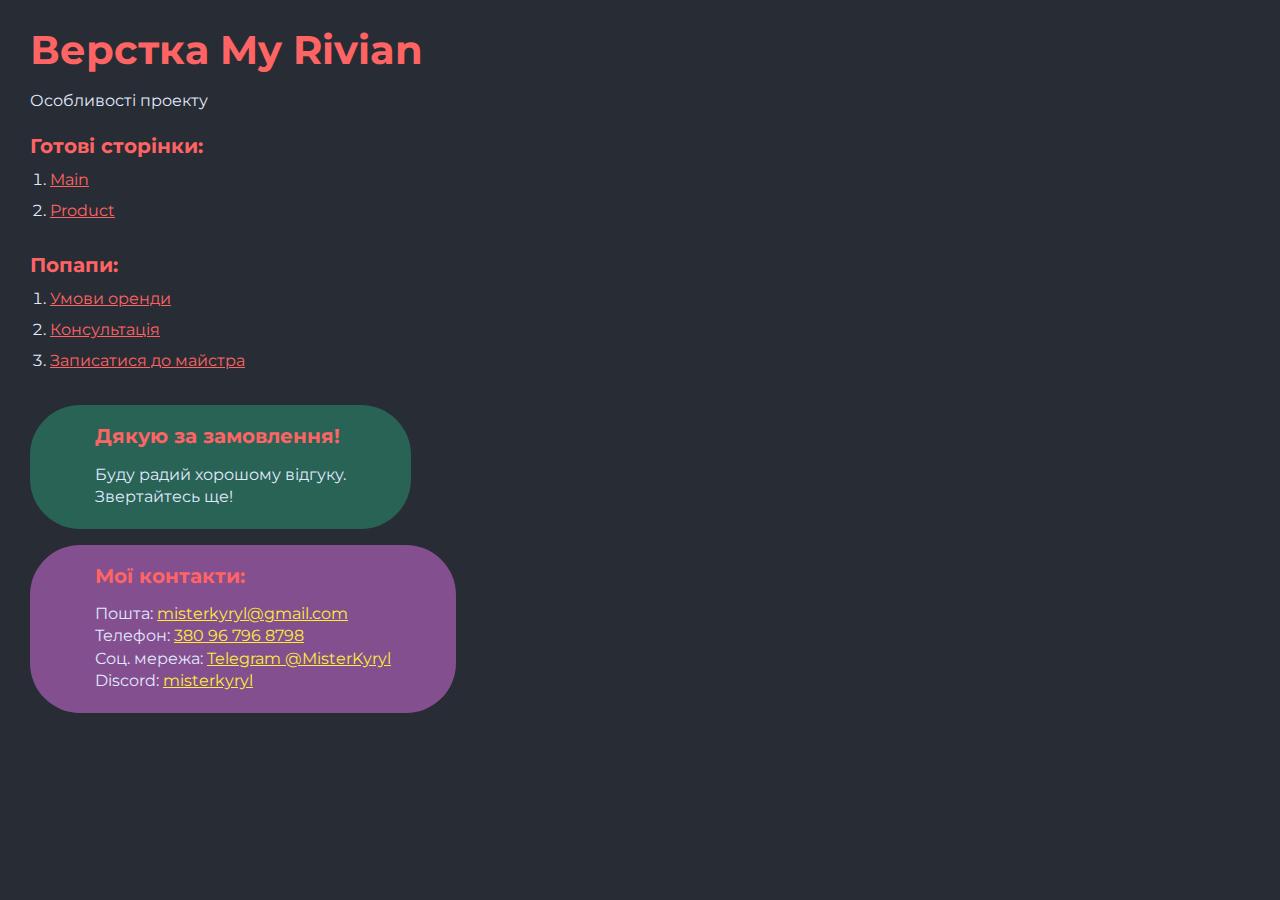
<file: index.html>
<!DOCTYPE html>
<html>

<head>
	<meta charset="UTF-8">
	<meta name="viewport" content="width=device-width, initial-scale=1.0">
	<title>Верстка My Rivian</title>
</head>

<body>
	<div class="rootpage">
		<h1>Верстка My Rivian</h1>
		<div class="rootpage__info">
			Особливості проекту
		</div>
		<h2>Готові сторінки:</h2>
		<ol class="rootpage__list">
			<li><a target="_blank" href="home.html">Main</a></li>
			<li><a target="_blank" href="product.html">Product</a></li>
		</ol>
		<h2>Попапи:</h2>
		<ol class="rootpage__list">
			<li><a target="_blank" href="home.html#rent">Умови оренди</a></li>
			<li><a target="_blank" href="home.html#consultation">Консультація</a></li>
			<li><a target="_blank" href="home.html#master">Записатися до майстра</a></li>
		</ol>
		<div class="rootpage__tnx">
			<h2>Дякую за замовлення!</h2>
			<p>Буду радий хорошому відгуку.</p>
			<p>Звертайтесь ще!</p>
		</div>
		<div class="rootpage__contacts">
			<h2>Мої контакти:</h2>
			<p>Пошта: <a href="mailto:misterkyryl@gmail.com<">misterkyryl@gmail.com</a></p>
			<p>Телефон: <a href="tel:380967968798">380 96 796 8798</a></p>
			<p>Соц. мережа: <a href="https://t.me/MisterKyryl">Telegram @MisterKyryl</a></p>
			<p>Discord: <a href="https://discord.com/channels/@me">misterkyryl</a></p>
		</div>
	</div>
</body>

<style>
	@charset "UTF-8";
	@import url("https://fonts.googleapis.com/css?family=Montserrat:regular,700&display=swap");

	*,
	*::before,
	*::after {
		padding: 0px;
		margin: 0px;
		border: 0px;
		box-sizing: border-box;
	}

	html,
	body {
		height: 100%;
		margin: 0;
		padding: 0;
		min-width: 320px;
		width: 100%;
		color: #e0eaff;
		background: #282c34;
	}

	body {
		font-family: Montserrat;
		font-size: 100%;
		line-height: 1;
		font-size: 1rem;
	}

	a {
		text-decoration: underline;
		color: #ff6464;
	}

	a:visited {
		text-decoration: underline;
		color: #ff6464;
	}

	a:hover {
		text-decoration: none;
	}

	ul li {
		list-style: none;
	}

	img {
		vertical-align: top;
	}

	.wrapper {
		width: 100%;
		min-height: 100%;
		overflow: hidden;
	}

	.rootpage {
		padding: 30px;
		display: flex;
		flex-direction: column;
		align-items: flex-start;
	}

	@media (max-width: 767px) {
		.rootpage {
			padding: 30px 15px;
		}
	}

	h1 {
		color: #ff6464;
		font-size: 2.5rem;
		margin: 0px 0px 1.25rem 0px;
	}

	@media (max-width: 767px) {
		h1 {
			font-size: 1.85rem;
			margin: 0px 0px 1.25rem 0px;
		}
	}

	h2 {
		color: #ff6464;
		font-size: 1.25rem;
		margin: 0px 0px 1rem 0px;
	}

	@media (max-width: 767px) {
		h2 {
			font-size: 1.125rem;
			margin: 0px 0px 1rem 0px;
		}
	}

	.rootpage__info {
		line-height: 140%;
		margin: 0px 0px 1.5rem 0px;
	}

	.rootpage__list {
		margin: 0px 0px 2.25rem 1.25rem;
	}

	.rootpage__list li:not(:last-child) {
		margin: 0px 0px 15px 0px;
	}

	.rootpage__contacts,
	.rootpage__tnx {
		border-radius: 50px;
		padding: 20px 65px;
		line-height: 140%;
	}

	@media (max-width: 767px) {

		.rootpage__contacts,
		.rootpage__tnx {
			border-radius: 40px;
			padding: 20px;
		}
	}

	.rootpage__contacts {
		background: #834f8f;
	}

	.rootpage__contacts a {
		color: #ffeb3b;
	}

	.rootpage__tnx {
		background: #286355;
		margin: 0px 0px 1rem 0px;
	}

	::-webkit-scrollbar {
		background-color: hsl(228, 4%, 15%);
	}

	::-webkit-scrollbar-thumb {
		background-color: hsl(228, 4%, 25%);
	}

	::-webkit-scrollbar-thumb:hover {
		background-color: hsl(228, 4%, 35%);
	}
</style>

</html>
</file>
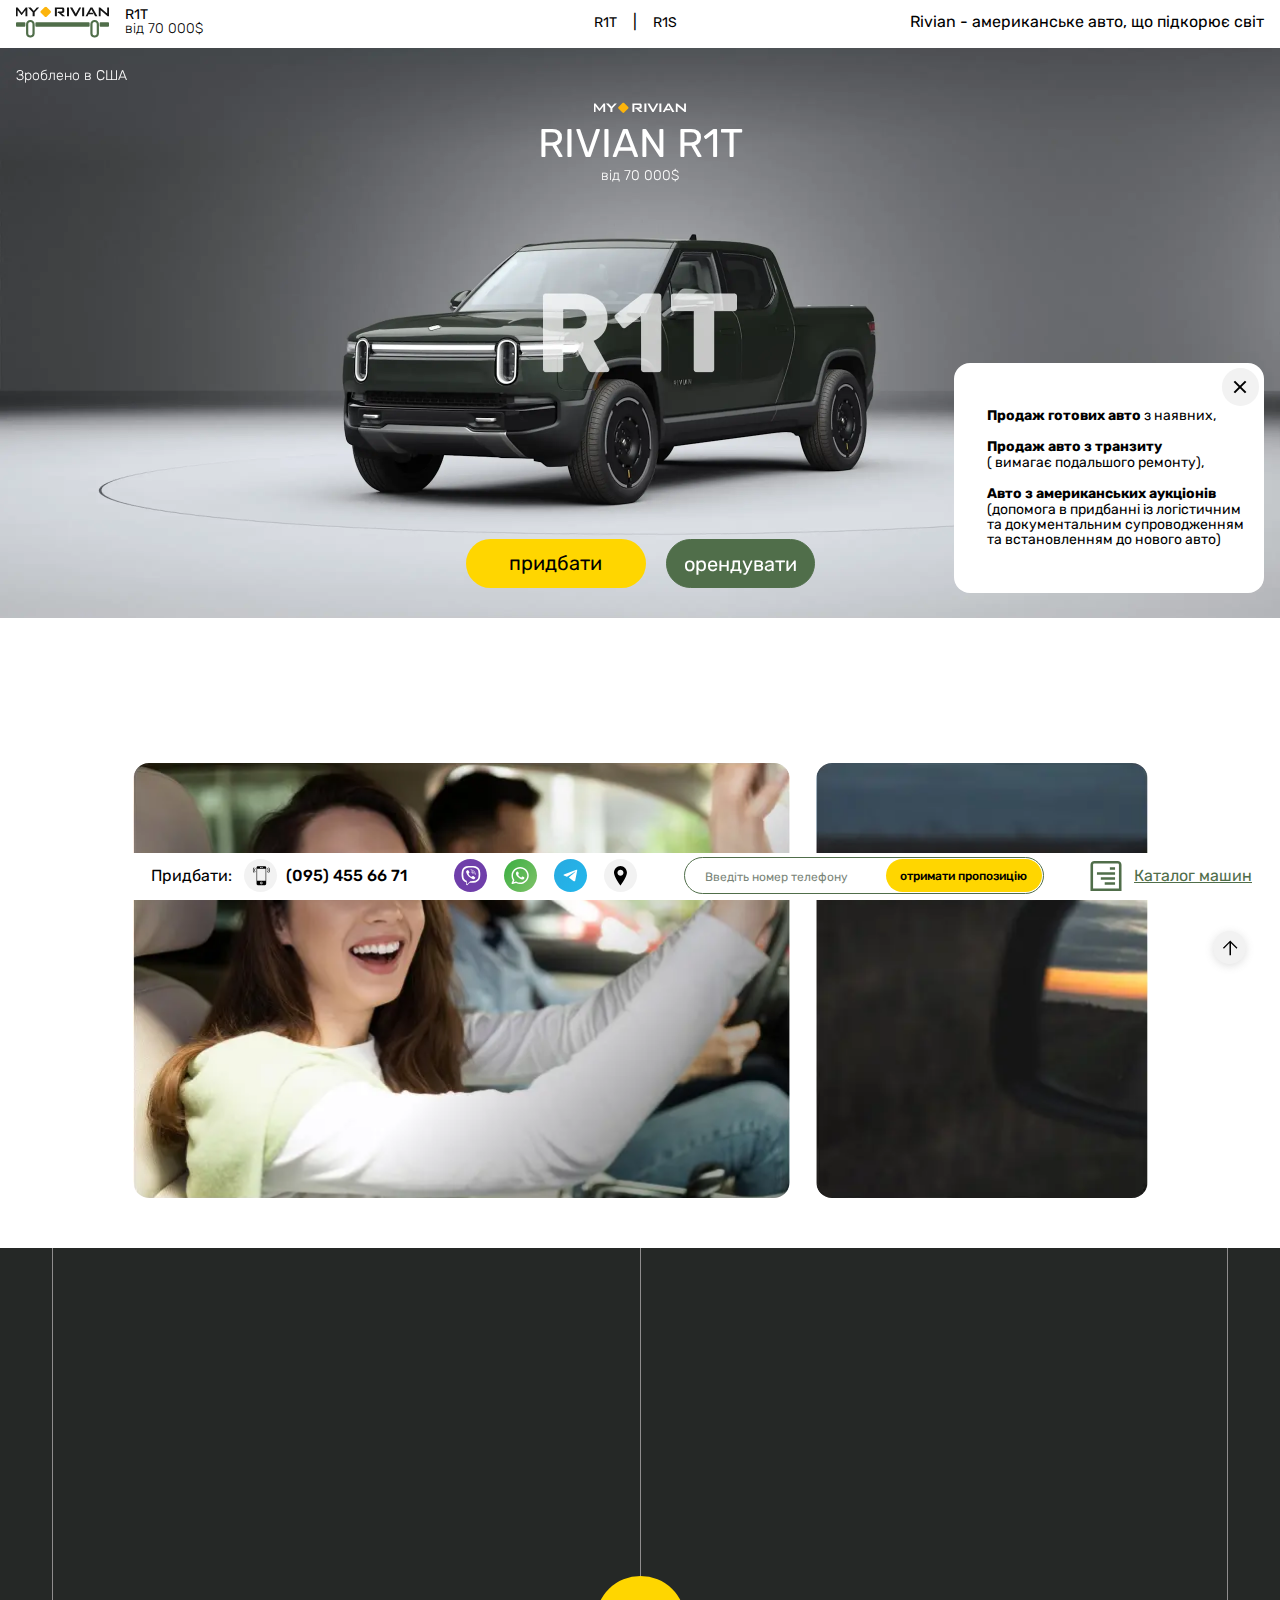
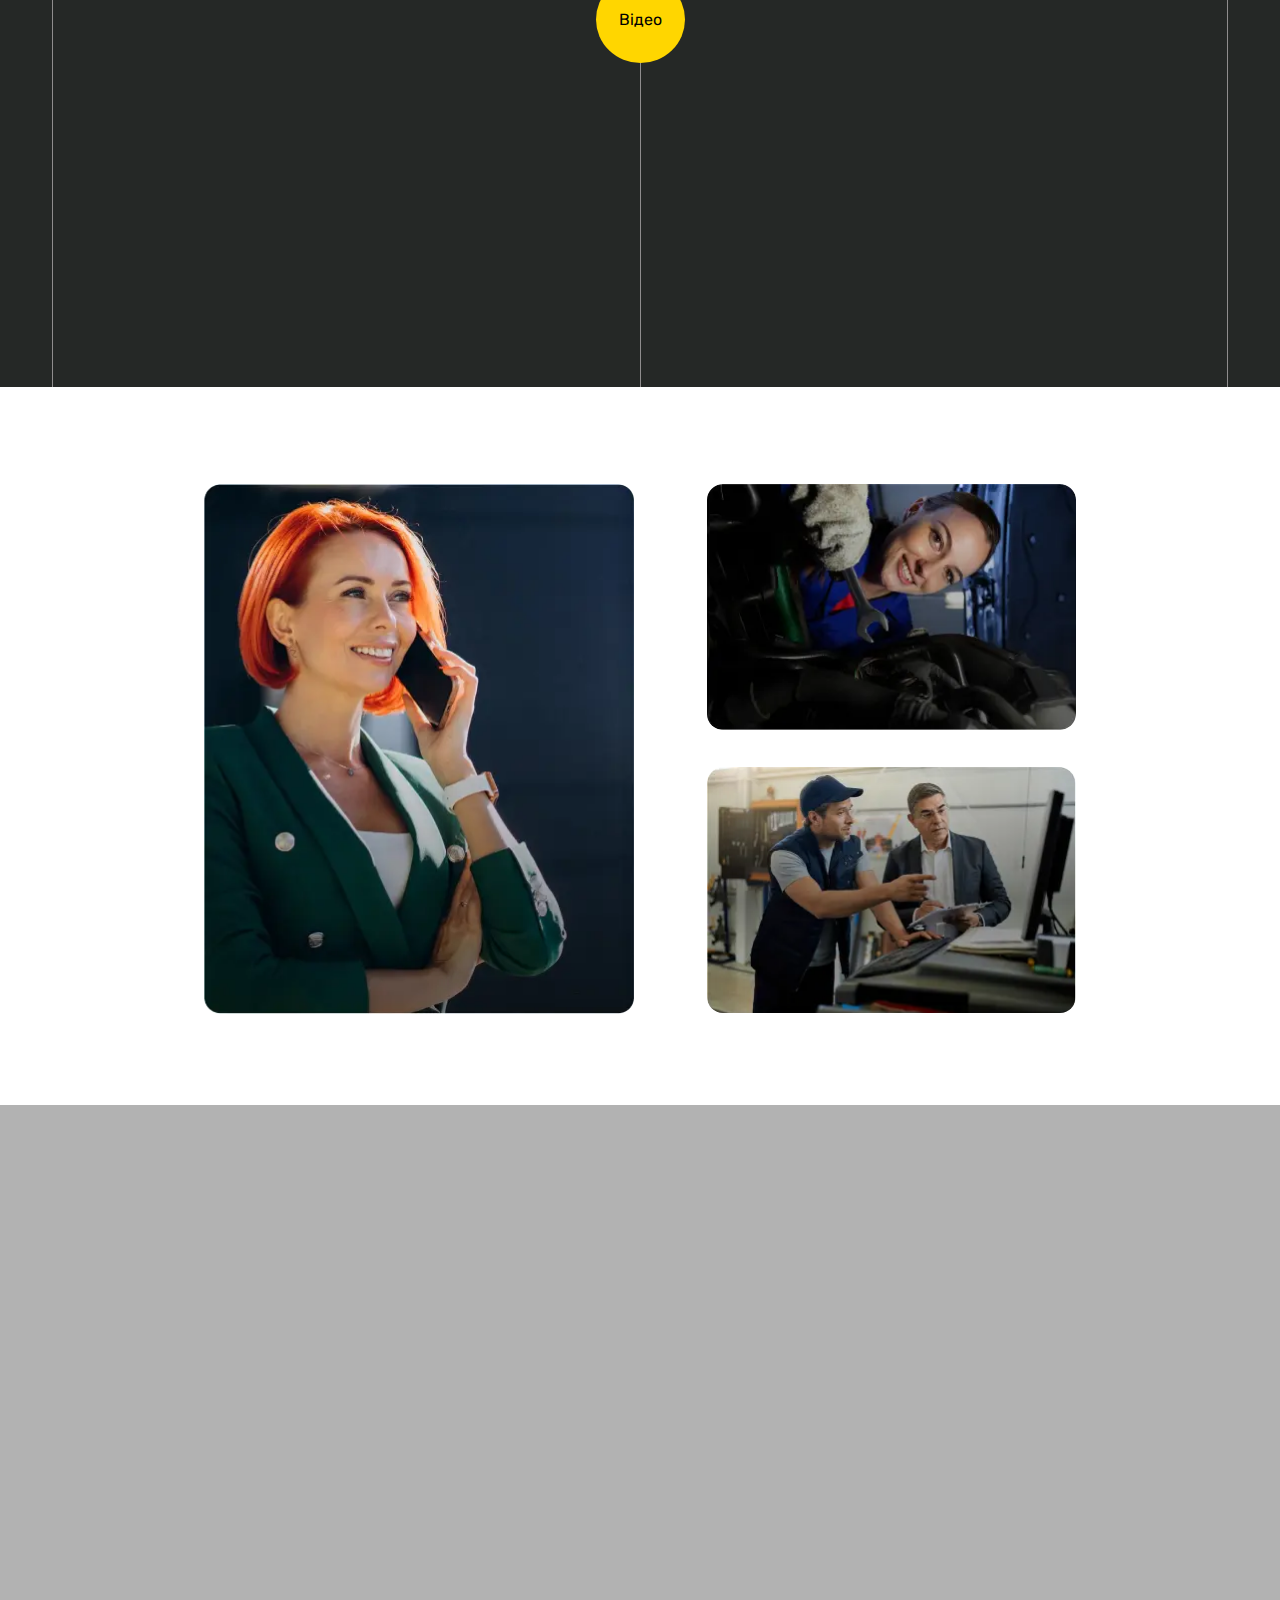
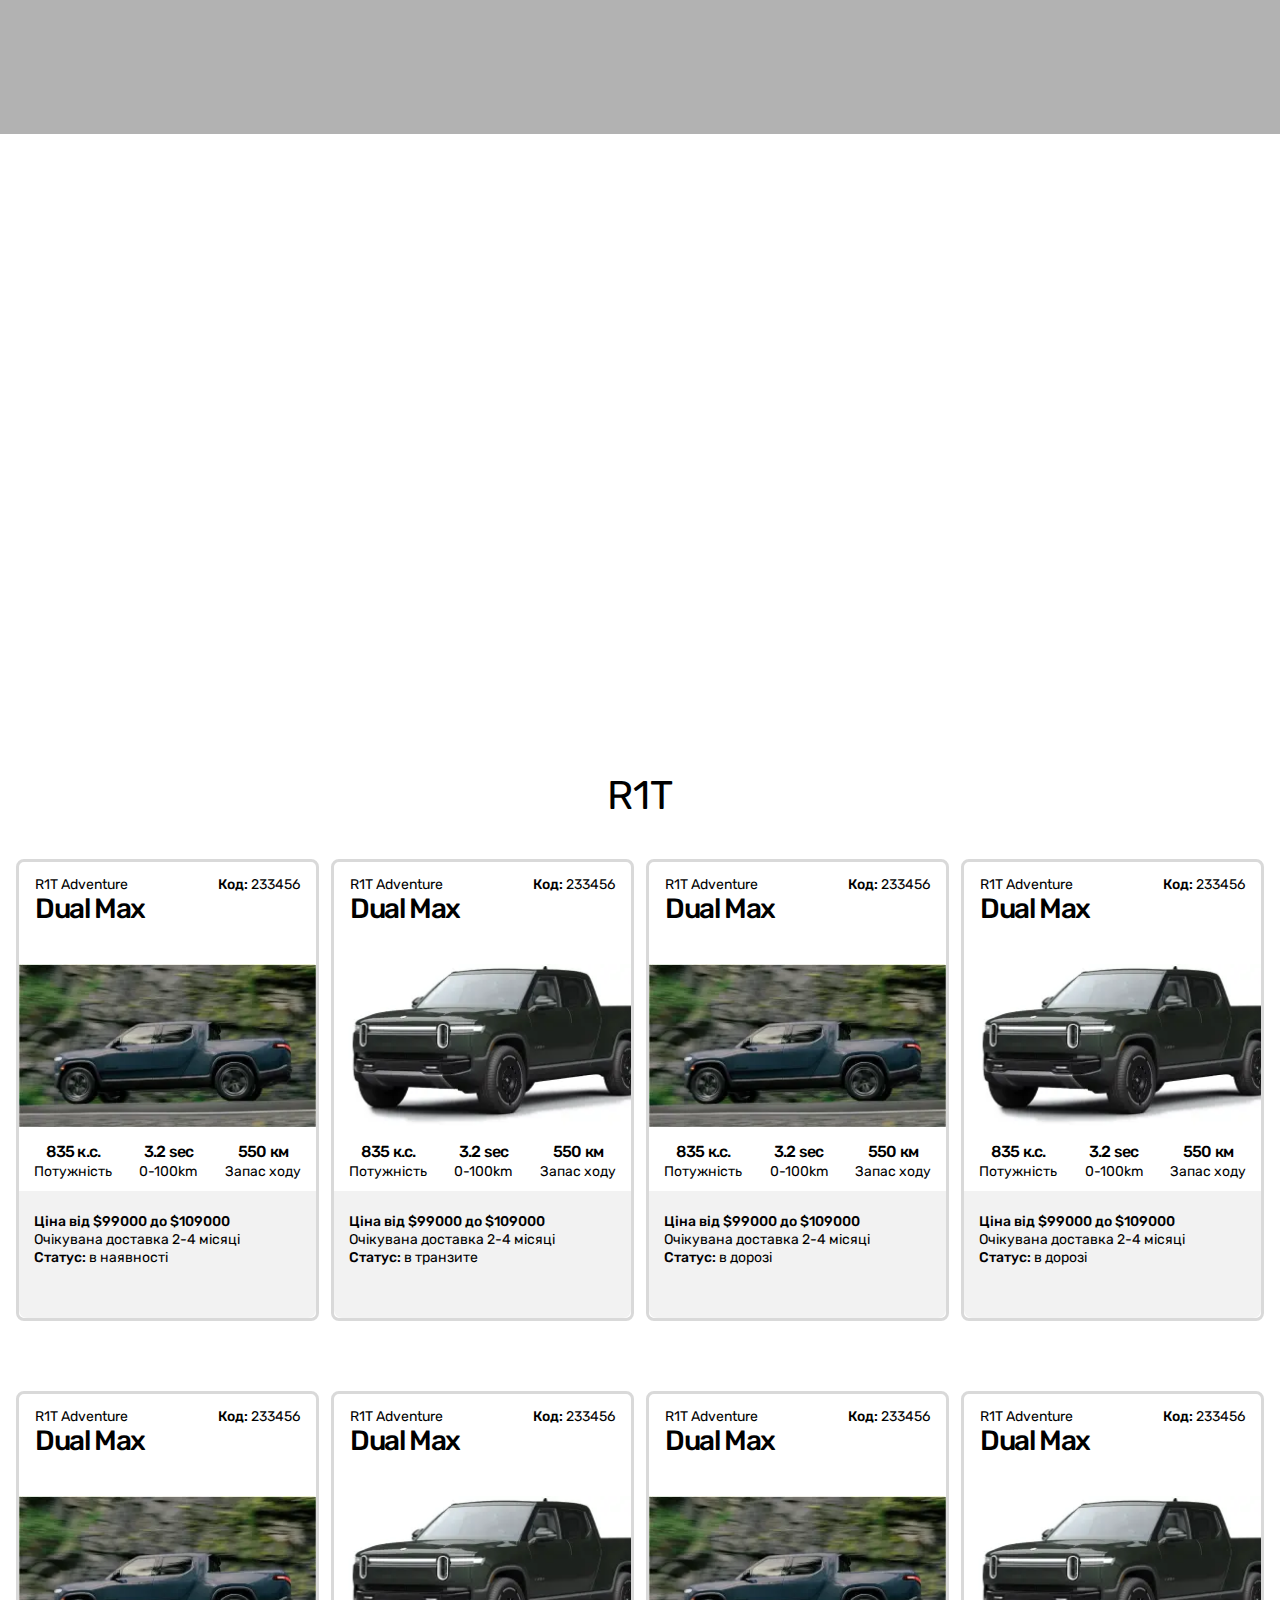
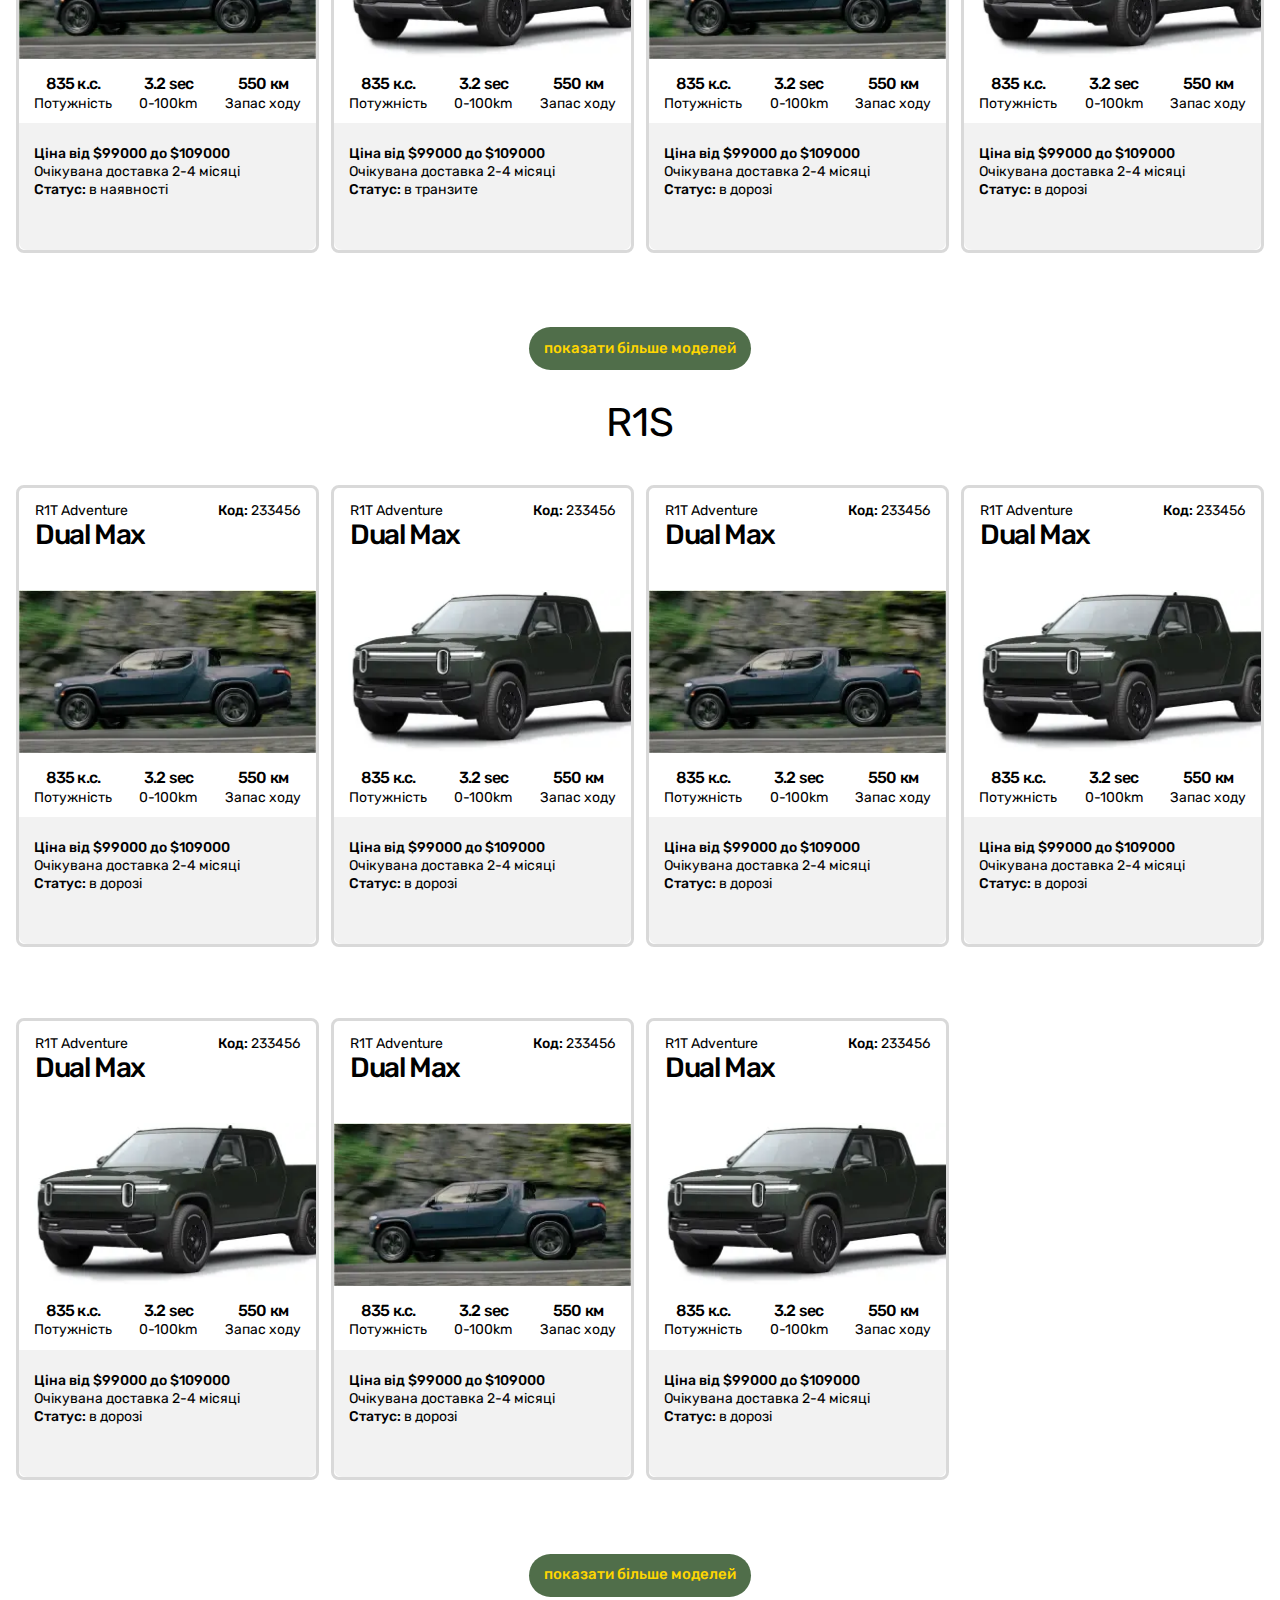
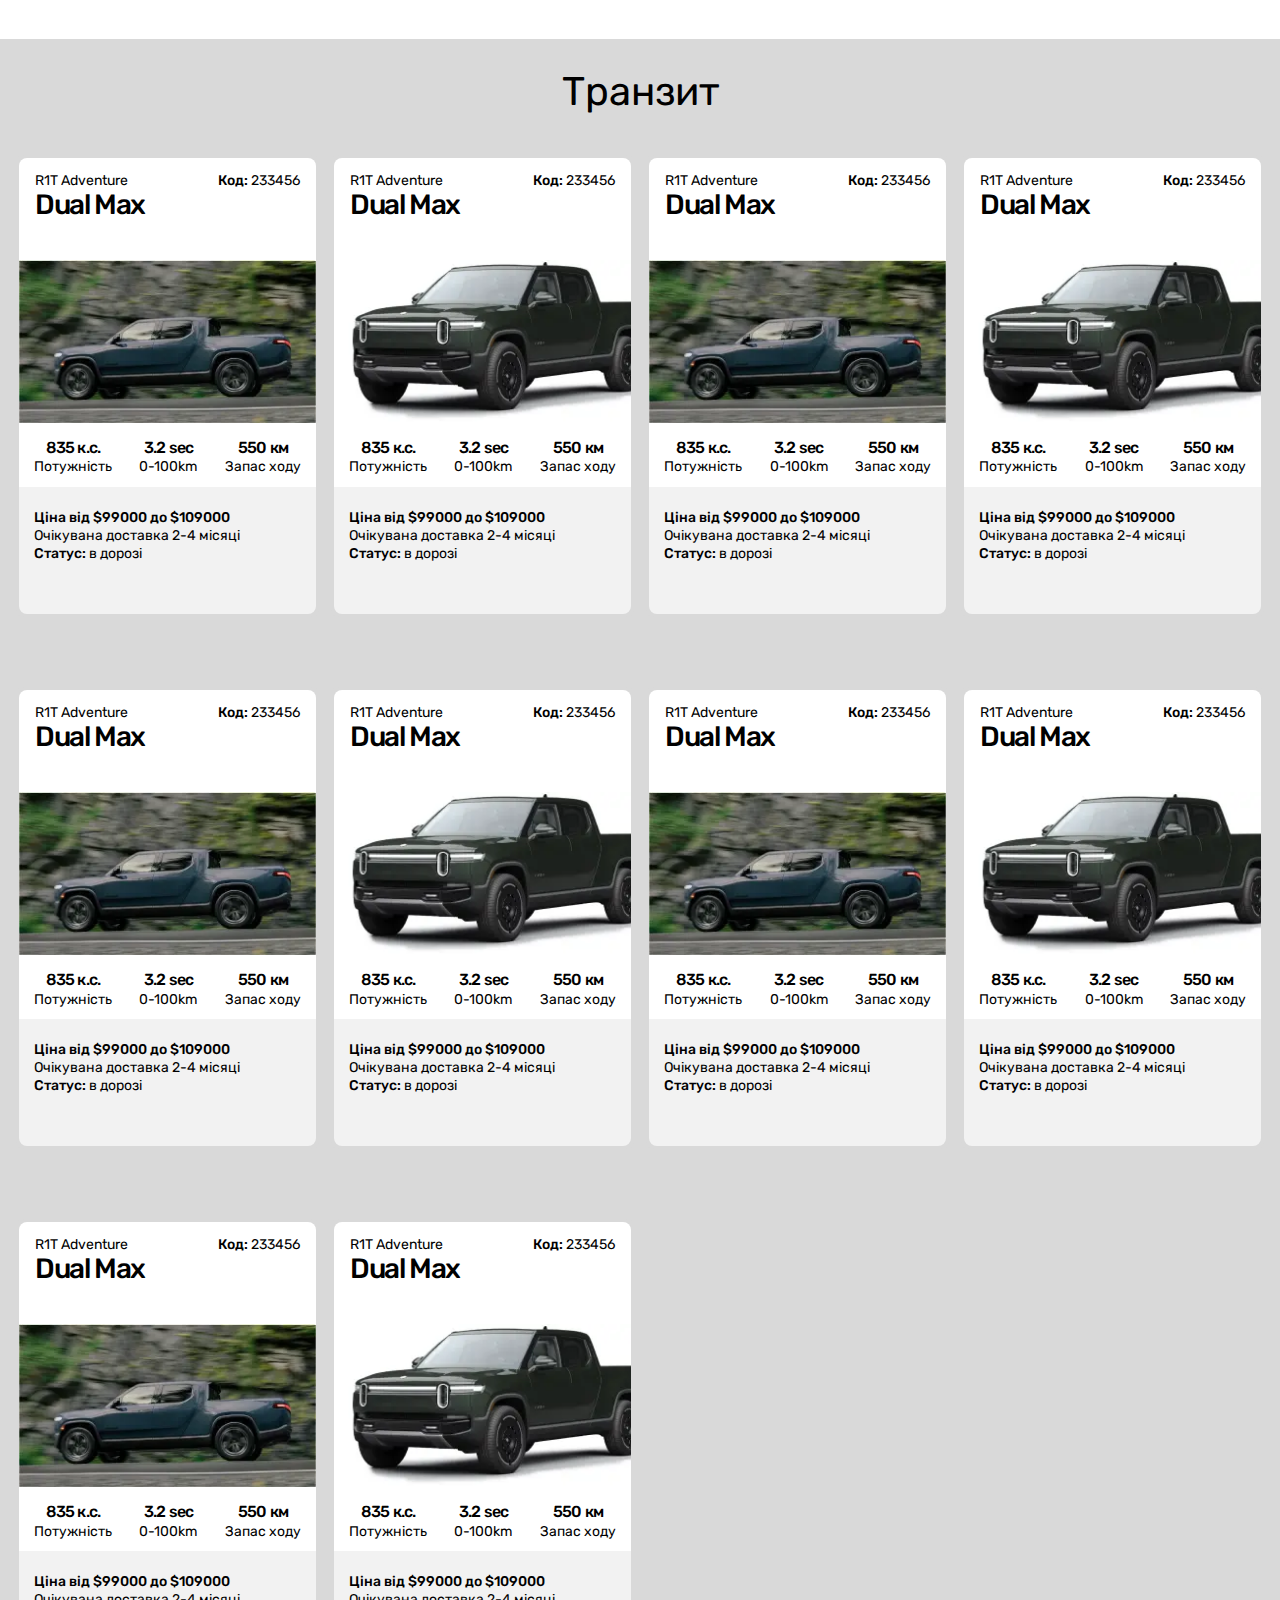
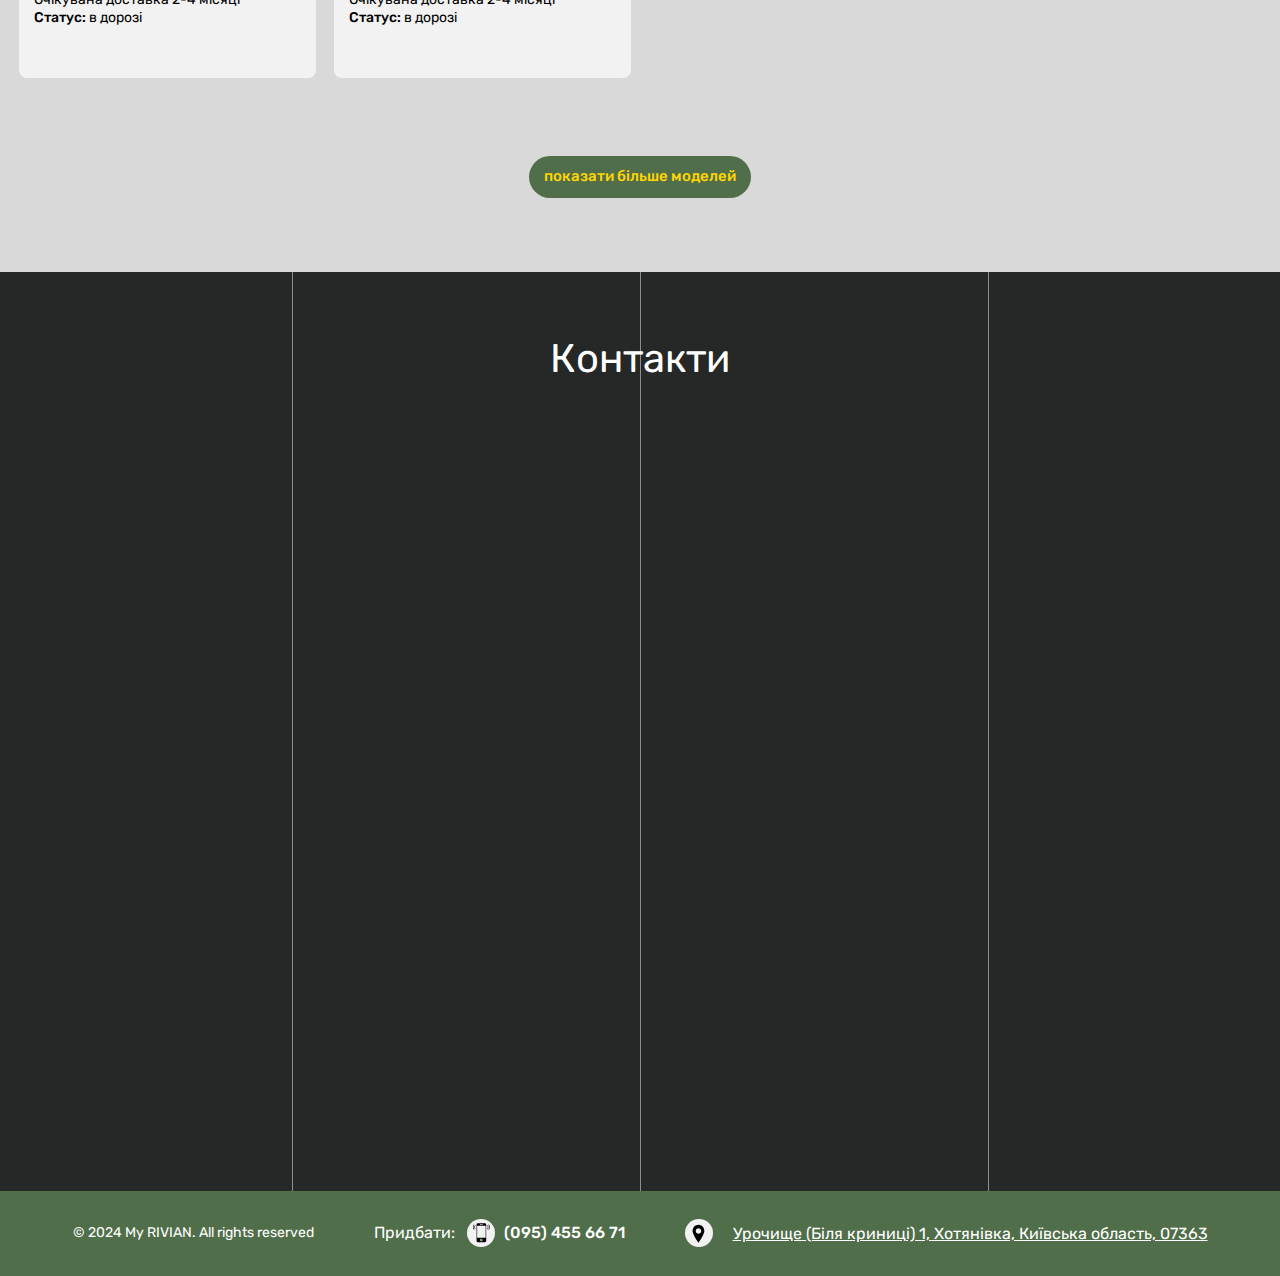
<file: home.html>
<!DOCTYPE html>
<html lang="uk">

<head>
	<title>Main</title>
	<meta charset="UTF-8">
	<meta name="format-detection" content="telephone=no">
	<link rel="stylesheet" href="css/style.min.css?_v=20240821163430">
	<link rel="shortcut icon" href="favicon.ico">
	<meta name="viewport" content="width=device-width, initial-scale=1.0">
</head>

<body>
	<div class="wrapper">
		<header class="header">
			<div class="header__container">
				<a data-da=".header__actions,767.98, 1" href="home.html" class="header__logo">
					<img src="img/icons/logo.svg" alt="Image">
				</a>
				<div class="header__info info-header">
					<div class="info-header__label">R1T</div>
					<div class="info-header__value">від 70 000$</div>
				</div>
				<div class="header__actions actions-header">
					<button data-goto="#product-01" type="button" class="actions-header__button actions-header__button_1">R1T<span>R1T</span></button>
					<span>|</span>
					<button data-goto="#product-02" type="button" class="actions-header__button actions-header__button_2">R1S<span>R1S</span></button>
				</div>
				<div class="header__text">
					Rivian - американське авто, що підкорює світ
				</div>
			</div>
		</header>
		<main class="page">
			<div data-watch data-watch-once data-watch-threshold=".6" class="page__main main">
				<div class="main__container">
					<div data-da=".header-main__block,767.98,1" class="main__text">
						Зроблено в США
					</div>
					<div class="main__header header-main">
						<div class="header-main__block">
							<div class="header-main__label">
								<img src="img/icons/logo-page.svg" alt="Image">
							</div>
							<div class="header-main__name">
								<div class="header-main__text">
									RIVIAN R1T<span>RIVIAN R1S</span>
								</div>
							</div>
							<div class="header-main__made">
								<div class="header-main__text">
									MADE IN USA RIVIAN R1T
									<span>MADE IN USA RIVIAN R1S</span>
								</div>
							</div>
							<div class="header-main__price">
								від 70 000$
							</div>
						</div>
					</div>
				</div>
				<div class="main__body">
					<div class="main__image">
						<div data-watch data-watch-once data-watch-threshold=".1" id="main-slider" class="cloudimage-360 _cursor-hidden" data-folder="img/main/main/" data-filename-x="car-{index}.webp" data-amount-x="95" data-spin-reverse="true" data-hide-360-logo="true"></div>
					</div>
				</div>
				<div class="main__text-sub">
					затисни <br> й тягни
				</div>
				<div class="main__container">
					<div class="main__bottom bottom-main">
						<div class="bottom-main__body body-bottom-main">
							<div class="body-bottom-main__item">
								<p class="body-bottom-main__text">
									<b>Продаж готових авто</b> з наявних,
								</p>
								<p class="body-bottom-main__text">
									<b>Продаж авто з транзиту</b> <br>
									( вимагає подальшого ремонту),
								</p>
								<p class="body-bottom-main__text">
									<b>Авто з американських аукціонів</b> <br> (допомога в придбанні із логістичним <br> та документальним супроводженням <br>
									та
									встановленням до нового авто)
								</p>
								<button type="button" class="bottom-main__close button_close">
									<span></span>
								</button>
							</div>
						</div>
						<div class="bottom-main__block">
							<div class="bottom-main__actions actions-bottom-main">
								<a href="#consultation" data-da=".top-footer__action,767.98, 1" class="actions-bottom-main__button button button_yellow"><span>придбати</span></a>
							</div>
						</div>
					</div>
				</div>
				<div class="custom-cursor" id="customCursor">затисни <br> й тягни</div>
			</div>
			<section data-watch data-watch-once data-watch-threshold=".6" class="page__rent rent">
				<div class="rent__container">
					<div class="rent__header header-rent">
						<h1 class="header-rent__title">
							My Rivian в аренду — <br>
							впевніться в своєму виборі перш ніж купляти!
						</h1>
						<p class="header-rent__text">
							*оренда, зарахується в ціну у разі придбання
						</p>
					</div>
					<div class="rent__body body-rent">
						<div class="body-rent__item item-rent">
							<div class="item-rent__header">
								<div class="item-rent__info">
									Застава $2500
								</div>
							</div>
							<div class="item-rent__body">
								<a href="#" data-popup="#rent" class="item-rent__button button button_yellow">
									<span>умови</span>
								</a>
								<div class="item-rent__text">
									Доба- від $250*
								</div>
							</div>
						</div>
						<article class="body-rent__article article-rent">
							<h4 class="article-rent__title">
								Замість стриманого тест-драйву
							</h4>
							<ul class="article-rent__list">
								<li class="article-rent__item">Випробуйте електрокар у різних умовах — у місті, в подорожі, на трасі.</li>
								<li class="article-rent__item">Оцініть комфорт у вашому повсякденному житті.</li>
								<li class="article-rent__item">Переконайтеся в надійності, витривалості та можливостях цієї машини.</li>
								<li class="article-rent__item">Перевірте, наскільки зручний Rivian, і навряд чи ви захочете з ним розлучитися.</li>
							</ul>
							<div class="article-rent__action">
								<a href="#" data-popup="#consultation" class="article-rent__button button">
									<span>проконсультуватися</span>
								</a>
							</div>
						</article>
					</div>
				</div>
			</section>
			<div data-watch data-watch-once data-watch-margin="-350px" class="page__review review">
				<div class="review__container">
					<div class="review__body">
						<h2 class="review__title">
							Стань власником <br> ексклюзивного My Rivian
						</h2>
						<div class="review__item">
							<div class="review__video">
								<div id="ytplayer"></div>
							</div>
							<button id="hideButton" type="button" class="review__link button button_yellow"><span>Відео</span></button>
						</div>
					</div>
				</div>
			</div>
			<div data-watch data-watch-once data-watch-margin="-350px" class="page__service service">
				<div class="service__container">
					<h2 class="service__title">
						Сервіс та ремонт My Rivian в Украине
					</h2>
					<div class="service__body">
						<div class="service__phone phone-service">
							<a href="tel:380954556671" class="phone-service__block">
								<div class="phone-service__text">
									Просто <br> зателефонуйте <br> нам
								</div>
								<div class="phone-service__number">
									(095) 455 66 71
								</div>
							</a>
							<a href="#" data-popup="#consultation" class="phone-service__link">
								У нас є те, що потрібно вашому Rivian
								<span>
									<img src="img/icons/arrow.svg" alt="Image">
								</span>
							</a>
						</div>
						<div class="service__items items-service">
							<a data-popup="#master" href="#" class="items-service__block items-service__block_1">
								<div class="items-service__text">
									Довірте ваш Rivian тим, <br> хто дійсно знає, як <br> про нього дбати!
								</div>
							</a>
							<a data-popup="#master" href="#" class="items-service__block items-service__block_2">
								<div class="items-service__text">
									Від технічного <br> обслуговування до <br> складного ремонту
								</div>
							</a>
							<a href="#" data-popup="#master" class="items-service__link">
								У нас є те, що потрібно вашому Rivian
								<span>
									<img src="img/icons/arrow.svg" alt="Image">
								</span>
							</a>
						</div>
					</div>
				</div>
			</div>
			<div data-watch data-watch-once data-watch-threshold=".6" class="page__why why">
				<div class="why__container">
					<h2 class="why__title">
						Чому Rivian?
					</h2>
					<div class="why__body body-why">
						<div class="body-why__item body-why__item_1">
							<div class="body-why__label">
								Rivian — американські електромобілі нового покоління з унікальними технічними особливостями.
							</div>
							<div class="body-why__text">
								<p>
									Станом на 2024 рік ринкова капіталізація Rivian становить 18,05 мільярда доларів. Rivian профінансували такі гіганти, як
									Amazon і Ford.
								</p>
								<p>
									У 2022 році компанія залучила 10,5 мільярда доларів, 20% з яких інвестувала компанія Amazon, а 12% - компанія Ford.
								</p>
								<p>
									У 2024 році VOLKSWAGEN планує вкласти
									5 мільярдів доларів.
								</p>
							</div>
						</div>
						<div data-da=".why-sub__body, 767.98,1" class="body-why__item body-why__item_2">
							<div class="body-why__text">
								<p>
									Електромобіль зі США, який змінить ваше уявлення про водіння
								</p>
								<ul class="body-why__list list-why">
									<li class="list-why__item">
										По двигуну на кожне колесо для бездоганної прохідності.
									</li>
									<li class="list-why__item">
										Просторий салон з оздобленням із преміальних матеріалів та передовими технологіями — закохуйтеся з першої поїздки.
									</li>
									<li class="list-why__item">
										SUV R1S у 7-місній версії — ідеальне рішення для вільних сімейних поїздок.
									</li>
									<li class="list-why__item">
										Миттєвий розгін до 100 км/год — всього 3 секунди, і ви залишите спорткари позаду.
									</li>
									<li class="list-why__item">
										Гідропневматична підвіска як найкраще рішення для м'якого та плавного ходу за будь-яких умов.
									</li>
									<li class="list-why__item">
										Швидке заряджання.
									</li>
								</ul>
							</div>
						</div>
					</div>
				</div>
			</div>
			<div data-watch data-watch-once data-watch-threshold=".6" class="page__why why-sub">
				<div class="why-sub__container">
					<div class="why-sub__body body-sub-why">

					</div>
				</div>
			</div>
			<section data-watch data-watch-once data-watch-threshold=".6" class="page__label label">
				<div class="label__container">
					<div class="label__image">
						<img src="img/icons/logo.svg" alt="Image">
					</div>
					<div class="label__body body-label">
						<div class="body-label__item">
							<h2 class="body-label__title">
								My Rivian — найбільша в Україні платформа з продажу та обслуговування Rivian
							</h2>
							<p class="body-label__text">
								В наявності пікапи та кросовери, які чекають на свого господаря в повній готовності підкорювати з ним будь-які дороги.
							</p>
						</div>
						<div class="body-label__info info-label">
							<p class="info-label__text">
								My Rivian — впевнений лідер на ринку електромобілів в Україні, який підкорює серце та душу водіїв унікальними технічними
								особливостями Rivian:
							</p>
							<ul class="info-label__list">
								<li class="info-label__item">
									На кожне колесо встановлено окремий електродвигун. З повним приводом авто не має рівних у прохідності на бездоріжжі.
								</li>
								<li class="info-label__item">
									Розгін до 100 км/год за 3 секунди — з Rivian ви лідер на дорозі.
								</li>
								<li class="info-label__item">
									0 викидів, відповідність до стандартів Euro-7.
								</li>
								<li class="info-label__item">
									Із гідропневматичною підвіскою хід настільки рівний, що водіння перетворюється на справжнє задоволення. Це найкраще рішення
									в індустрії зараз для незрівнянних їздових можливостей.
								</li>
								<li class="info-label__item">
									Преміальні матеріали оздоблення — лише нетваринного походження. На підтримку концепції піклування про довкілля.
								</li>
								<li class="info-label__item">
									Просторий та ергономічний салон. 7-місний SUV R1S — найпросторіший серед електрокарів.
								</li>
								<li class="info-label__item">
									Інноваційні технології — автомобіль швидко відгукується на кожну вашу дію, забезпечуючи комфорт у всьому.
								</li>
							</ul>
							<p class="info-label__text">
								Електромобіль Rivian вартий того, щоб стати вашим найкращим супутником у дорозі, куди б ви не прямували.
							</p>
						</div>
					</div>
				</div>
			</section>
			<div id="product-01" class="page__product product product-01">
				<div class="product__container">
					<h2 class="product__title">
						R1T
					</h2>
					<div class="product__card card-product">
						<div class="card-product__body">
							<div class="card-product__block card-product__block_01">
								<a href="product.html" class="card-product__item item-card-product">
									<div class="item-card-product__header header-card-product">
										<div class="header-card-product__block">
											<div class="header-card-product__label">
												R1T Adventure
											</div>
											<div class="header-card-product__code">
												Код: <span>233456</span>
											</div>
										</div>
										<div class="header-card-product__modification">
											Dual Max
										</div>
									</div>
									<div class="item-card-product__image-ibg">
										<picture><source srcset="img/main/product/01.webp" type="image/webp"><img src="img/main/product/01.jpg" alt="Image"></picture>
									</div>
									<div class="item-card-product__characteristic characteristic-card-product">
										<div class="characteristic-card-product__item">
											<div class="characteristic-card-product__value">835 к.с.</div>
											<div class="characteristic-card-product__label">Потужність</div>
										</div>
										<div class="characteristic-card-product__item">
											<div class="characteristic-card-product__value">3.2 sec</div>
											<div class="characteristic-card-product__label">0-100km</div>
										</div>
										<div class="characteristic-card-product__item">
											<div class="characteristic-card-product__value">550 км</div>
											<div class="characteristic-card-product__label">Запас ходу</div>
										</div>
									</div>
									<div class="item-card-product__body body-card-product">
										<div class="body-card-product__price">
											Ціна від $99000 до $109000
										</div>
										<div class="body-card-product__delivery">
											Очікувана доставка 2-4 місяці
										</div>
										<div class="body-card-product__status">
											Статус: <span>в наявності</span>
										</div>
									</div>
								</a>
								<div class="card-product__action card-product-action">
									<a href="product.html" class="card-product-action__buy button button_yellow"><span>придбати</span></a>
									<a data-popup="#rent" href="#" class="card-product-action__rent button"><span>орендувати</span></a>
								</div>
							</div>
							<div class="card-product__block card-product__block_01">
								<a href="product.html" class="card-product__item item-card-product">
									<div class="item-card-product__header header-card-product">
										<div class="header-card-product__block">
											<div class="header-card-product__label">
												R1T Adventure
											</div>
											<div class="header-card-product__code">
												Код: <span>233456</span>
											</div>
										</div>
										<div class="header-card-product__modification">
											Dual Max
										</div>
									</div>
									<div class="item-card-product__image-ibg">
										<picture><source srcset="img/main/product/02.webp" type="image/webp"><img src="img/main/product/02.jpg" alt="Image"></picture>
									</div>
									<div class="item-card-product__characteristic characteristic-card-product">
										<div class="characteristic-card-product__item">
											<div class="characteristic-card-product__value">835 к.с.</div>
											<div class="characteristic-card-product__label">Потужність</div>
										</div>
										<div class="characteristic-card-product__item">
											<div class="characteristic-card-product__value">3.2 sec</div>
											<div class="characteristic-card-product__label">0-100km</div>
										</div>
										<div class="characteristic-card-product__item">
											<div class="characteristic-card-product__value">550 км</div>
											<div class="characteristic-card-product__label">Запас ходу</div>
										</div>
									</div>
									<div class="item-card-product__body body-card-product">
										<div class="body-card-product__price">
											Ціна від $99000 до $109000
										</div>
										<div class="body-card-product__delivery">
											Очікувана доставка 2-4 місяці
										</div>
										<div class="body-card-product__status">
											Статус: <span>в транзите</span>
										</div>
									</div>
								</a>
								<div class="card-product__action card-product-action">
									<a href="product.html" class="card-product-action__buy button button_yellow"><span>придбати</span></a>
									<a data-popup="#rent" href="#" class="card-product-action__rent button"><span>орендувати</span></a>
								</div>
							</div>
							<div class="card-product__block card-product__block_01">
								<a href="product.html" class="card-product__item item-card-product">
									<div class="item-card-product__header header-card-product">
										<div class="header-card-product__block">
											<div class="header-card-product__label">
												R1T Adventure
											</div>
											<div class="header-card-product__code">
												Код: <span>233456</span>
											</div>
										</div>
										<div class="header-card-product__modification">
											Dual Max
										</div>
									</div>
									<div class="item-card-product__image-ibg">
										<picture><source srcset="img/main/product/01.webp" type="image/webp"><img src="img/main/product/01.jpg" alt="Image"></picture>
									</div>
									<div class="item-card-product__characteristic characteristic-card-product">
										<div class="characteristic-card-product__item">
											<div class="characteristic-card-product__value">835 к.с.</div>
											<div class="characteristic-card-product__label">Потужність</div>
										</div>
										<div class="characteristic-card-product__item">
											<div class="characteristic-card-product__value">3.2 sec</div>
											<div class="characteristic-card-product__label">0-100km</div>
										</div>
										<div class="characteristic-card-product__item">
											<div class="characteristic-card-product__value">550 км</div>
											<div class="characteristic-card-product__label">Запас ходу</div>
										</div>
									</div>
									<div class="item-card-product__body body-card-product">
										<div class="body-card-product__price">
											Ціна від $99000 до $109000
										</div>
										<div class="body-card-product__delivery">
											Очікувана доставка 2-4 місяці
										</div>
										<div class="body-card-product__status">
											Статус: <span>в дорозі</span>
										</div>
									</div>
								</a>
								<div class="card-product__action card-product-action">
									<a href="product.html" class="card-product-action__buy button button_yellow"><span>придбати</span></a>
									<a data-popup="#rent" href="#" class="card-product-action__rent button"><span>орендувати</span></a>
								</div>
							</div>
							<div class="card-product__block card-product__block_01">
								<a href="product.html" class="card-product__item item-card-product">
									<div class="item-card-product__header header-card-product">
										<div class="header-card-product__block">
											<div class="header-card-product__label">
												R1T Adventure
											</div>
											<div class="header-card-product__code">
												Код: <span>233456</span>
											</div>
										</div>
										<div class="header-card-product__modification">
											Dual Max
										</div>
									</div>
									<div class="item-card-product__image-ibg">
										<picture><source srcset="img/main/product/02.webp" type="image/webp"><img src="img/main/product/02.jpg" alt="Image"></picture>
									</div>
									<div class="item-card-product__characteristic characteristic-card-product">
										<div class="characteristic-card-product__item">
											<div class="characteristic-card-product__value">835 к.с.</div>
											<div class="characteristic-card-product__label">Потужність</div>
										</div>
										<div class="characteristic-card-product__item">
											<div class="characteristic-card-product__value">3.2 sec</div>
											<div class="characteristic-card-product__label">0-100km</div>
										</div>
										<div class="characteristic-card-product__item">
											<div class="characteristic-card-product__value">550 км</div>
											<div class="characteristic-card-product__label">Запас ходу</div>
										</div>
									</div>
									<div class="item-card-product__body body-card-product">
										<div class="body-card-product__price">
											Ціна від $99000 до $109000
										</div>
										<div class="body-card-product__delivery">
											Очікувана доставка 2-4 місяці
										</div>
										<div class="body-card-product__status">
											Статус: <span>в дорозі</span>
										</div>
									</div>
								</a>
								<div class="card-product__action card-product-action">
									<a href="product.html" class="card-product-action__buy button button_yellow"><span>придбати</span></a>
									<a data-popup="#rent" href="#" class="card-product-action__rent button"><span>орендувати</span></a>
								</div>
							</div>
							<div class="card-product__block card-product__block_01">
								<a href="product.html" class="card-product__item item-card-product">
									<div class="item-card-product__header header-card-product">
										<div class="header-card-product__block">
											<div class="header-card-product__label">
												R1T Adventure
											</div>
											<div class="header-card-product__code">
												Код: <span>233456</span>
											</div>
										</div>
										<div class="header-card-product__modification">
											Dual Max
										</div>
									</div>
									<div class="item-card-product__image-ibg">
										<picture><source srcset="img/main/product/01.webp" type="image/webp"><img src="img/main/product/01.jpg" alt="Image"></picture>
									</div>
									<div class="item-card-product__characteristic characteristic-card-product">
										<div class="characteristic-card-product__item">
											<div class="characteristic-card-product__value">835 к.с.</div>
											<div class="characteristic-card-product__label">Потужність</div>
										</div>
										<div class="characteristic-card-product__item">
											<div class="characteristic-card-product__value">3.2 sec</div>
											<div class="characteristic-card-product__label">0-100km</div>
										</div>
										<div class="characteristic-card-product__item">
											<div class="characteristic-card-product__value">550 км</div>
											<div class="characteristic-card-product__label">Запас ходу</div>
										</div>
									</div>
									<div class="item-card-product__body body-card-product">
										<div class="body-card-product__price">
											Ціна від $99000 до $109000
										</div>
										<div class="body-card-product__delivery">
											Очікувана доставка 2-4 місяці
										</div>
										<div class="body-card-product__status">
											Статус: <span>в наявності</span>
										</div>
									</div>
								</a>
								<div class="card-product__action card-product-action">
									<a href="product.html" class="card-product-action__buy button button_yellow"><span>придбати</span></a>
									<a data-popup="#rent" href="#" class="card-product-action__rent button"><span>орендувати</span></a>
								</div>
							</div>
							<div class="card-product__block card-product__block_01">
								<a href="product.html" class="card-product__item item-card-product">
									<div class="item-card-product__header header-card-product">
										<div class="header-card-product__block">
											<div class="header-card-product__label">
												R1T Adventure
											</div>
											<div class="header-card-product__code">
												Код: <span>233456</span>
											</div>
										</div>
										<div class="header-card-product__modification">
											Dual Max
										</div>
									</div>
									<div class="item-card-product__image-ibg">
										<picture><source srcset="img/main/product/02.webp" type="image/webp"><img src="img/main/product/02.jpg" alt="Image"></picture>
									</div>
									<div class="item-card-product__characteristic characteristic-card-product">
										<div class="characteristic-card-product__item">
											<div class="characteristic-card-product__value">835 к.с.</div>
											<div class="characteristic-card-product__label">Потужність</div>
										</div>
										<div class="characteristic-card-product__item">
											<div class="characteristic-card-product__value">3.2 sec</div>
											<div class="characteristic-card-product__label">0-100km</div>
										</div>
										<div class="characteristic-card-product__item">
											<div class="characteristic-card-product__value">550 км</div>
											<div class="characteristic-card-product__label">Запас ходу</div>
										</div>
									</div>
									<div class="item-card-product__body body-card-product">
										<div class="body-card-product__price">
											Ціна від $99000 до $109000
										</div>
										<div class="body-card-product__delivery">
											Очікувана доставка 2-4 місяці
										</div>
										<div class="body-card-product__status">
											Статус: <span>в транзите</span>
										</div>
									</div>
								</a>
								<div class="card-product__action card-product-action">
									<a href="product.html" class="card-product-action__buy button button_yellow"><span>придбати</span></a>
									<a data-popup="#rent" href="#" class="card-product-action__rent button"><span>орендувати</span></a>
								</div>
							</div>
							<div class="card-product__block card-product__block_01">
								<a href="product.html" class="card-product__item item-card-product">
									<div class="item-card-product__header header-card-product">
										<div class="header-card-product__block">
											<div class="header-card-product__label">
												R1T Adventure
											</div>
											<div class="header-card-product__code">
												Код: <span>233456</span>
											</div>
										</div>
										<div class="header-card-product__modification">
											Dual Max
										</div>
									</div>
									<div class="item-card-product__image-ibg">
										<picture><source srcset="img/main/product/01.webp" type="image/webp"><img src="img/main/product/01.jpg" alt="Image"></picture>
									</div>
									<div class="item-card-product__characteristic characteristic-card-product">
										<div class="characteristic-card-product__item">
											<div class="characteristic-card-product__value">835 к.с.</div>
											<div class="characteristic-card-product__label">Потужність</div>
										</div>
										<div class="characteristic-card-product__item">
											<div class="characteristic-card-product__value">3.2 sec</div>
											<div class="characteristic-card-product__label">0-100km</div>
										</div>
										<div class="characteristic-card-product__item">
											<div class="characteristic-card-product__value">550 км</div>
											<div class="characteristic-card-product__label">Запас ходу</div>
										</div>
									</div>
									<div class="item-card-product__body body-card-product">
										<div class="body-card-product__price">
											Ціна від $99000 до $109000
										</div>
										<div class="body-card-product__delivery">
											Очікувана доставка 2-4 місяці
										</div>
										<div class="body-card-product__status">
											Статус: <span>в дорозі</span>
										</div>
									</div>
								</a>
								<div class="card-product__action card-product-action">
									<a href="product.html" class="card-product-action__buy button button_yellow"><span>придбати</span></a>
									<a data-popup="#rent" href="#" class="card-product-action__rent button"><span>орендувати</span></a>
								</div>
							</div>
							<div class="card-product__block card-product__block_01">
								<a href="product.html" class="card-product__item item-card-product">
									<div class="item-card-product__header header-card-product">
										<div class="header-card-product__block">
											<div class="header-card-product__label">
												R1T Adventure
											</div>
											<div class="header-card-product__code">
												Код: <span>233456</span>
											</div>
										</div>
										<div class="header-card-product__modification">
											Dual Max
										</div>
									</div>
									<div class="item-card-product__image-ibg">
										<picture><source srcset="img/main/product/02.webp" type="image/webp"><img src="img/main/product/02.jpg" alt="Image"></picture>
									</div>
									<div class="item-card-product__characteristic characteristic-card-product">
										<div class="characteristic-card-product__item">
											<div class="characteristic-card-product__value">835 к.с.</div>
											<div class="characteristic-card-product__label">Потужність</div>
										</div>
										<div class="characteristic-card-product__item">
											<div class="characteristic-card-product__value">3.2 sec</div>
											<div class="characteristic-card-product__label">0-100km</div>
										</div>
										<div class="characteristic-card-product__item">
											<div class="characteristic-card-product__value">550 км</div>
											<div class="characteristic-card-product__label">Запас ходу</div>
										</div>
									</div>
									<div class="item-card-product__body body-card-product">
										<div class="body-card-product__price">
											Ціна від $99000 до $109000
										</div>
										<div class="body-card-product__delivery">
											Очікувана доставка 2-4 місяці
										</div>
										<div class="body-card-product__status">
											Статус: <span>в дорозі</span>
										</div>
									</div>
								</a>
								<div class="card-product__action card-product-action">
									<a href="product.html" class="card-product-action__buy button button_yellow"><span>придбати</span></a>
									<a data-popup="#rent" href="#" class="card-product-action__rent button"><span>орендувати</span></a>
								</div>
							</div>
						</div>
					</div>
					<div class="product__action action-product">
						<button id="product-button-01" type="submit" class="action-product__button button button_green"><span>показати більше моделей</span></button>
					</div>
				</div>
			</div>
			<div id="product-02" class="page__product product product-02">
				<div class="product__container">
					<h2 class="product__title">
						R1S
					</h2>
					<div class="product__card card-product">
						<div class="card-product__body">
							<div class="card-product__block card-product__block_02">
								<a href="product.html" class="card-product__item item-card-product">
									<div class="item-card-product__header header-card-product">
										<div class="header-card-product__block">
											<div class="header-card-product__label">
												R1T Adventure
											</div>
											<div class="header-card-product__code">
												Код: <span>233456</span>
											</div>
										</div>
										<div class="header-card-product__modification">
											Dual Max
										</div>
									</div>
									<div class="item-card-product__image-ibg">
										<picture><source srcset="img/main/product/01.webp" type="image/webp"><img src="img/main/product/01.jpg" alt="Image"></picture>
									</div>
									<div class="item-card-product__characteristic characteristic-card-product">
										<div class="characteristic-card-product__item">
											<div class="characteristic-card-product__value">835 к.с.</div>
											<div class="characteristic-card-product__label">Потужність</div>
										</div>
										<div class="characteristic-card-product__item">
											<div class="characteristic-card-product__value">3.2 sec</div>
											<div class="characteristic-card-product__label">0-100km</div>
										</div>
										<div class="characteristic-card-product__item">
											<div class="characteristic-card-product__value">550 км</div>
											<div class="characteristic-card-product__label">Запас ходу</div>
										</div>
									</div>
									<div class="item-card-product__body body-card-product">
										<div class="body-card-product__price">
											Ціна від $99000 до $109000
										</div>
										<div class="body-card-product__delivery">
											Очікувана доставка 2-4 місяці
										</div>
										<div class="body-card-product__status">
											Статус: <span>в дорозі</span>
										</div>
									</div>
								</a>
								<div class="card-product__action card-product-action">
									<a href="product.html" class="card-product-action__buy button button_yellow"><span>придбати</span></a>
									<a data-popup="#rent" href="#" class="card-product-action__rent button"><span>орендувати</span></a>
								</div>
							</div>
							<div class="card-product__block card-product__block_02">
								<a href="product.html" class="card-product__item item-card-product">
									<div class="item-card-product__header header-card-product">
										<div class="header-card-product__block">
											<div class="header-card-product__label">
												R1T Adventure
											</div>
											<div class="header-card-product__code">
												Код: <span>233456</span>
											</div>
										</div>
										<div class="header-card-product__modification">
											Dual Max
										</div>
									</div>
									<div class="item-card-product__image-ibg">
										<picture><source srcset="img/main/product/02.webp" type="image/webp"><img src="img/main/product/02.jpg" alt="Image"></picture>
									</div>
									<div class="item-card-product__characteristic characteristic-card-product">
										<div class="characteristic-card-product__item">
											<div class="characteristic-card-product__value">835 к.с.</div>
											<div class="characteristic-card-product__label">Потужність</div>
										</div>
										<div class="characteristic-card-product__item">
											<div class="characteristic-card-product__value">3.2 sec</div>
											<div class="characteristic-card-product__label">0-100km</div>
										</div>
										<div class="characteristic-card-product__item">
											<div class="characteristic-card-product__value">550 км</div>
											<div class="characteristic-card-product__label">Запас ходу</div>
										</div>
									</div>
									<div class="item-card-product__body body-card-product">
										<div class="body-card-product__price">
											Ціна від $99000 до $109000
										</div>
										<div class="body-card-product__delivery">
											Очікувана доставка 2-4 місяці
										</div>
										<div class="body-card-product__status">
											Статус: <span>в дорозі</span>
										</div>
									</div>
								</a>
								<div class="card-product__action card-product-action">
									<a href="product.html" class="card-product-action__buy button button_yellow"><span>придбати</span></a>
									<a data-popup="#rent" href="#" class="card-product-action__rent button"><span>орендувати</span></a>
								</div>
							</div>
							<div class="card-product__block card-product__block_02">
								<a href="product.html" class="card-product__item item-card-product">
									<div class="item-card-product__header header-card-product">
										<div class="header-card-product__block">
											<div class="header-card-product__label">
												R1T Adventure
											</div>
											<div class="header-card-product__code">
												Код: <span>233456</span>
											</div>
										</div>
										<div class="header-card-product__modification">
											Dual Max
										</div>
									</div>
									<div class="item-card-product__image-ibg">
										<picture><source srcset="img/main/product/01.webp" type="image/webp"><img src="img/main/product/01.jpg" alt="Image"></picture>
									</div>
									<div class="item-card-product__characteristic characteristic-card-product">
										<div class="characteristic-card-product__item">
											<div class="characteristic-card-product__value">835 к.с.</div>
											<div class="characteristic-card-product__label">Потужність</div>
										</div>
										<div class="characteristic-card-product__item">
											<div class="characteristic-card-product__value">3.2 sec</div>
											<div class="characteristic-card-product__label">0-100km</div>
										</div>
										<div class="characteristic-card-product__item">
											<div class="characteristic-card-product__value">550 км</div>
											<div class="characteristic-card-product__label">Запас ходу</div>
										</div>
									</div>
									<div class="item-card-product__body body-card-product">
										<div class="body-card-product__price">
											Ціна від $99000 до $109000
										</div>
										<div class="body-card-product__delivery">
											Очікувана доставка 2-4 місяці
										</div>
										<div class="body-card-product__status">
											Статус: <span>в дорозі</span>
										</div>
									</div>
								</a>
								<div class="card-product__action card-product-action">
									<a href="product.html" class="card-product-action__buy button button_yellow"><span>придбати</span></a>
									<a data-popup="#rent" href="#" class="card-product-action__rent button"><span>орендувати</span></a>
								</div>
							</div>
							<div class="card-product__block card-product__block_02">
								<a href="product.html" class="card-product__item item-card-product">
									<div class="item-card-product__header header-card-product">
										<div class="header-card-product__block">
											<div class="header-card-product__label">
												R1T Adventure
											</div>
											<div class="header-card-product__code">
												Код: <span>233456</span>
											</div>
										</div>
										<div class="header-card-product__modification">
											Dual Max
										</div>
									</div>
									<div class="item-card-product__image-ibg">
										<picture><source srcset="img/main/product/02.webp" type="image/webp"><img src="img/main/product/02.jpg" alt="Image"></picture>
									</div>
									<div class="item-card-product__characteristic characteristic-card-product">
										<div class="characteristic-card-product__item">
											<div class="characteristic-card-product__value">835 к.с.</div>
											<div class="characteristic-card-product__label">Потужність</div>
										</div>
										<div class="characteristic-card-product__item">
											<div class="characteristic-card-product__value">3.2 sec</div>
											<div class="characteristic-card-product__label">0-100km</div>
										</div>
										<div class="characteristic-card-product__item">
											<div class="characteristic-card-product__value">550 км</div>
											<div class="characteristic-card-product__label">Запас ходу</div>
										</div>
									</div>
									<div class="item-card-product__body body-card-product">
										<div class="body-card-product__price">
											Ціна від $99000 до $109000
										</div>
										<div class="body-card-product__delivery">
											Очікувана доставка 2-4 місяці
										</div>
										<div class="body-card-product__status">
											Статус: <span>в дорозі</span>
										</div>
									</div>
								</a>
								<div class="card-product__action card-product-action">
									<a href="product.html" class="card-product-action__buy button button_yellow"><span>придбати</span></a>
									<a data-popup="#rent" href="#" class="card-product-action__rent button"><span>орендувати</span></a>
								</div>
							</div>
							<div class="card-product__block card-product__block_02">
								<a href="product.html" class="card-product__item item-card-product">
									<div class="item-card-product__header header-card-product">
										<div class="header-card-product__block">
											<div class="header-card-product__label">
												R1T Adventure
											</div>
											<div class="header-card-product__code">
												Код: <span>233456</span>
											</div>
										</div>
										<div class="header-card-product__modification">
											Dual Max
										</div>
									</div>
									<div class="item-card-product__image-ibg">
										<picture><source srcset="img/main/product/02.webp" type="image/webp"><img src="img/main/product/02.jpg" alt="Image"></picture>
									</div>
									<div class="item-card-product__characteristic characteristic-card-product">
										<div class="characteristic-card-product__item">
											<div class="characteristic-card-product__value">835 к.с.</div>
											<div class="characteristic-card-product__label">Потужність</div>
										</div>
										<div class="characteristic-card-product__item">
											<div class="characteristic-card-product__value">3.2 sec</div>
											<div class="characteristic-card-product__label">0-100km</div>
										</div>
										<div class="characteristic-card-product__item">
											<div class="characteristic-card-product__value">550 км</div>
											<div class="characteristic-card-product__label">Запас ходу</div>
										</div>
									</div>
									<div class="item-card-product__body body-card-product">
										<div class="body-card-product__price">
											Ціна від $99000 до $109000
										</div>
										<div class="body-card-product__delivery">
											Очікувана доставка 2-4 місяці
										</div>
										<div class="body-card-product__status">
											Статус: <span>в дорозі</span>
										</div>
									</div>
								</a>
								<div class="card-product__action card-product-action">
									<a href="product.html" class="card-product-action__buy button button_yellow"><span>придбати</span></a>
									<a data-popup="#rent" href="#" class="card-product-action__rent button"><span>орендувати</span></a>
								</div>
							</div>
							<div class="card-product__block card-product__block_02">
								<a href="product.html" class="card-product__item item-card-product">
									<div class="item-card-product__header header-card-product">
										<div class="header-card-product__block">
											<div class="header-card-product__label">
												R1T Adventure
											</div>
											<div class="header-card-product__code">
												Код: <span>233456</span>
											</div>
										</div>
										<div class="header-card-product__modification">
											Dual Max
										</div>
									</div>
									<div class="item-card-product__image-ibg">
										<picture><source srcset="img/main/product/01.webp" type="image/webp"><img src="img/main/product/01.jpg" alt="Image"></picture>
									</div>
									<div class="item-card-product__characteristic characteristic-card-product">
										<div class="characteristic-card-product__item">
											<div class="characteristic-card-product__value">835 к.с.</div>
											<div class="characteristic-card-product__label">Потужність</div>
										</div>
										<div class="characteristic-card-product__item">
											<div class="characteristic-card-product__value">3.2 sec</div>
											<div class="characteristic-card-product__label">0-100km</div>
										</div>
										<div class="characteristic-card-product__item">
											<div class="characteristic-card-product__value">550 км</div>
											<div class="characteristic-card-product__label">Запас ходу</div>
										</div>
									</div>
									<div class="item-card-product__body body-card-product">
										<div class="body-card-product__price">
											Ціна від $99000 до $109000
										</div>
										<div class="body-card-product__delivery">
											Очікувана доставка 2-4 місяці
										</div>
										<div class="body-card-product__status">
											Статус: <span>в дорозі</span>
										</div>
									</div>
								</a>
								<div class="card-product__action card-product-action">
									<a href="product.html" class="card-product-action__buy button button_yellow"><span>придбати</span></a>
									<a data-popup="#rent" href="#" class="card-product-action__rent button"><span>орендувати</span></a>
								</div>
							</div>
							<div class="card-product__block card-product__block_02">
								<a href="product.html" class="card-product__item item-card-product">
									<div class="item-card-product__header header-card-product">
										<div class="header-card-product__block">
											<div class="header-card-product__label">
												R1T Adventure
											</div>
											<div class="header-card-product__code">
												Код: <span>233456</span>
											</div>
										</div>
										<div class="header-card-product__modification">
											Dual Max
										</div>
									</div>
									<div class="item-card-product__image-ibg">
										<picture><source srcset="img/main/product/02.webp" type="image/webp"><img src="img/main/product/02.jpg" alt="Image"></picture>
									</div>
									<div class="item-card-product__characteristic characteristic-card-product">
										<div class="characteristic-card-product__item">
											<div class="characteristic-card-product__value">835 к.с.</div>
											<div class="characteristic-card-product__label">Потужність</div>
										</div>
										<div class="characteristic-card-product__item">
											<div class="characteristic-card-product__value">3.2 sec</div>
											<div class="characteristic-card-product__label">0-100km</div>
										</div>
										<div class="characteristic-card-product__item">
											<div class="characteristic-card-product__value">550 км</div>
											<div class="characteristic-card-product__label">Запас ходу</div>
										</div>
									</div>
									<div class="item-card-product__body body-card-product">
										<div class="body-card-product__price">
											Ціна від $99000 до $109000
										</div>
										<div class="body-card-product__delivery">
											Очікувана доставка 2-4 місяці
										</div>
										<div class="body-card-product__status">
											Статус: <span>в дорозі</span>
										</div>
									</div>
								</a>
								<div class="card-product__action card-product-action">
									<a href="product.html" class="card-product-action__buy button button_yellow"><span>придбати</span></a>
									<a data-popup="#rent" href="#" class="card-product-action__rent button"><span>орендувати</span></a>
								</div>
							</div>
						</div>
					</div>
					<div class="product__action action-product">
						<button id="product-button-02" type="submit" class="action-product__button button button_green"><span>показати більше моделей</span></button>
					</div>
				</div>
			</div>
			<div class="page__product product product-gray">
				<div class="product__container">
					<h2 class="product__title">
						Транзит
					</h2>
					<div class="product__card card-product">
						<div class="card-product__body">
							<div class="card-product__block card-product__block_03">
								<a href="#" class="card-product__item item-card-product">
									<div class="item-card-product__header header-card-product">
										<div class="header-card-product__block">
											<div class="header-card-product__label">
												R1T Adventure
											</div>
											<div class="header-card-product__code">
												Код: <span>233456</span>
											</div>
										</div>
										<div class="header-card-product__modification">
											Dual Max
										</div>
									</div>
									<div class="item-card-product__image-ibg">
										<picture><source srcset="img/main/product/01.webp" type="image/webp"><img src="img/main/product/01.jpg" alt="Image"></picture>
									</div>
									<div class="item-card-product__characteristic characteristic-card-product">
										<div class="characteristic-card-product__item">
											<div class="characteristic-card-product__value">835 к.с.</div>
											<div class="characteristic-card-product__label">Потужність</div>
										</div>
										<div class="characteristic-card-product__item">
											<div class="characteristic-card-product__value">3.2 sec</div>
											<div class="characteristic-card-product__label">0-100km</div>
										</div>
										<div class="characteristic-card-product__item">
											<div class="characteristic-card-product__value">550 км</div>
											<div class="characteristic-card-product__label">Запас ходу</div>
										</div>
									</div>
									<div class="item-card-product__body body-card-product">
										<div class="body-card-product__price">
											Ціна від $99000 до $109000
										</div>
										<div class="body-card-product__delivery">
											Очікувана доставка 2-4 місяці
										</div>
										<div class="body-card-product__status">
											Статус: <span>в дорозі</span>
										</div>
									</div>
								</a>
								<div class="card-product__action card-product-action">
									<a href="product.html" class="card-product-action__buy button button_yellow"><span>придбати</span></a>
									<a data-popup="#rent" href="#" class="card-product-action__rent button"><span>орендувати</span></a>
								</div>
							</div>
							<div class="card-product__block card-product__block_03">
								<a href="#" class="card-product__item item-card-product">
									<div class="item-card-product__header header-card-product">
										<div class="header-card-product__block">
											<div class="header-card-product__label">
												R1T Adventure
											</div>
											<div class="header-card-product__code">
												Код: <span>233456</span>
											</div>
										</div>
										<div class="header-card-product__modification">
											Dual Max
										</div>
									</div>
									<div class="item-card-product__image-ibg">
										<picture><source srcset="img/main/product/02.webp" type="image/webp"><img src="img/main/product/02.jpg" alt="Image"></picture>
									</div>
									<div class="item-card-product__characteristic characteristic-card-product">
										<div class="characteristic-card-product__item">
											<div class="characteristic-card-product__value">835 к.с.</div>
											<div class="characteristic-card-product__label">Потужність</div>
										</div>
										<div class="characteristic-card-product__item">
											<div class="characteristic-card-product__value">3.2 sec</div>
											<div class="characteristic-card-product__label">0-100km</div>
										</div>
										<div class="characteristic-card-product__item">
											<div class="characteristic-card-product__value">550 км</div>
											<div class="characteristic-card-product__label">Запас ходу</div>
										</div>
									</div>
									<div class="item-card-product__body body-card-product">
										<div class="body-card-product__price">
											Ціна від $99000 до $109000
										</div>
										<div class="body-card-product__delivery">
											Очікувана доставка 2-4 місяці
										</div>
										<div class="body-card-product__status">
											Статус: <span>в дорозі</span>
										</div>
									</div>
								</a>
								<div class="card-product__action card-product-action">
									<a href="product.html" class="card-product-action__buy button button_yellow"><span>придбати</span></a>
									<a data-popup="#rent" href="#" class="card-product-action__rent button"><span>орендувати</span></a>
								</div>
							</div>
							<div class="card-product__block card-product__block_03">
								<a href="#" class="card-product__item item-card-product">
									<div class="item-card-product__header header-card-product">
										<div class="header-card-product__block">
											<div class="header-card-product__label">
												R1T Adventure
											</div>
											<div class="header-card-product__code">
												Код: <span>233456</span>
											</div>
										</div>
										<div class="header-card-product__modification">
											Dual Max
										</div>
									</div>
									<div class="item-card-product__image-ibg">
										<picture><source srcset="img/main/product/01.webp" type="image/webp"><img src="img/main/product/01.jpg" alt="Image"></picture>
									</div>
									<div class="item-card-product__characteristic characteristic-card-product">
										<div class="characteristic-card-product__item">
											<div class="characteristic-card-product__value">835 к.с.</div>
											<div class="characteristic-card-product__label">Потужність</div>
										</div>
										<div class="characteristic-card-product__item">
											<div class="characteristic-card-product__value">3.2 sec</div>
											<div class="characteristic-card-product__label">0-100km</div>
										</div>
										<div class="characteristic-card-product__item">
											<div class="characteristic-card-product__value">550 км</div>
											<div class="characteristic-card-product__label">Запас ходу</div>
										</div>
									</div>
									<div class="item-card-product__body body-card-product">
										<div class="body-card-product__price">
											Ціна від $99000 до $109000
										</div>
										<div class="body-card-product__delivery">
											Очікувана доставка 2-4 місяці
										</div>
										<div class="body-card-product__status">
											Статус: <span>в дорозі</span>
										</div>
									</div>
								</a>
								<div class="card-product__action card-product-action">
									<a href="product.html" class="card-product-action__buy button button_yellow"><span>придбати</span></a>
									<a data-popup="#rent" href="#" class="card-product-action__rent button"><span>орендувати</span></a>
								</div>
							</div>
							<div class="card-product__block card-product__block_03">
								<a href="#" class="card-product__item item-card-product">
									<div class="item-card-product__header header-card-product">
										<div class="header-card-product__block">
											<div class="header-card-product__label">
												R1T Adventure
											</div>
											<div class="header-card-product__code">
												Код: <span>233456</span>
											</div>
										</div>
										<div class="header-card-product__modification">
											Dual Max
										</div>
									</div>
									<div class="item-card-product__image-ibg">
										<picture><source srcset="img/main/product/02.webp" type="image/webp"><img src="img/main/product/02.jpg" alt="Image"></picture>
									</div>
									<div class="item-card-product__characteristic characteristic-card-product">
										<div class="characteristic-card-product__item">
											<div class="characteristic-card-product__value">835 к.с.</div>
											<div class="characteristic-card-product__label">Потужність</div>
										</div>
										<div class="characteristic-card-product__item">
											<div class="characteristic-card-product__value">3.2 sec</div>
											<div class="characteristic-card-product__label">0-100km</div>
										</div>
										<div class="characteristic-card-product__item">
											<div class="characteristic-card-product__value">550 км</div>
											<div class="characteristic-card-product__label">Запас ходу</div>
										</div>
									</div>
									<div class="item-card-product__body body-card-product">
										<div class="body-card-product__price">
											Ціна від $99000 до $109000
										</div>
										<div class="body-card-product__delivery">
											Очікувана доставка 2-4 місяці
										</div>
										<div class="body-card-product__status">
											Статус: <span>в дорозі</span>
										</div>
									</div>
								</a>
								<div class="card-product__action card-product-action">
									<a href="product.html" class="card-product-action__buy button button_yellow"><span>придбати</span></a>
									<a data-popup="#rent" href="#" class="card-product-action__rent button"><span>орендувати</span></a>
								</div>
							</div>
							<div class="card-product__block card-product__block_03">
								<a href="#" class="card-product__item item-card-product">
									<div class="item-card-product__header header-card-product">
										<div class="header-card-product__block">
											<div class="header-card-product__label">
												R1T Adventure
											</div>
											<div class="header-card-product__code">
												Код: <span>233456</span>
											</div>
										</div>
										<div class="header-card-product__modification">
											Dual Max
										</div>
									</div>
									<div class="item-card-product__image-ibg">
										<picture><source srcset="img/main/product/01.webp" type="image/webp"><img src="img/main/product/01.jpg" alt="Image"></picture>
									</div>
									<div class="item-card-product__characteristic characteristic-card-product">
										<div class="characteristic-card-product__item">
											<div class="characteristic-card-product__value">835 к.с.</div>
											<div class="characteristic-card-product__label">Потужність</div>
										</div>
										<div class="characteristic-card-product__item">
											<div class="characteristic-card-product__value">3.2 sec</div>
											<div class="characteristic-card-product__label">0-100km</div>
										</div>
										<div class="characteristic-card-product__item">
											<div class="characteristic-card-product__value">550 км</div>
											<div class="characteristic-card-product__label">Запас ходу</div>
										</div>
									</div>
									<div class="item-card-product__body body-card-product">
										<div class="body-card-product__price">
											Ціна від $99000 до $109000
										</div>
										<div class="body-card-product__delivery">
											Очікувана доставка 2-4 місяці
										</div>
										<div class="body-card-product__status">
											Статус: <span>в дорозі</span>
										</div>
									</div>
								</a>
								<div class="card-product__action card-product-action">
									<a href="product.html" class="card-product-action__buy button button_yellow"><span>придбати</span></a>
									<a data-popup="#rent" href="#" class="card-product-action__rent button"><span>орендувати</span></a>
								</div>
							</div>
							<div class="card-product__block card-product__block_03">
								<a href="#" class="card-product__item item-card-product">
									<div class="item-card-product__header header-card-product">
										<div class="header-card-product__block">
											<div class="header-card-product__label">
												R1T Adventure
											</div>
											<div class="header-card-product__code">
												Код: <span>233456</span>
											</div>
										</div>
										<div class="header-card-product__modification">
											Dual Max
										</div>
									</div>
									<div class="item-card-product__image-ibg">
										<picture><source srcset="img/main/product/02.webp" type="image/webp"><img src="img/main/product/02.jpg" alt="Image"></picture>
									</div>
									<div class="item-card-product__characteristic characteristic-card-product">
										<div class="characteristic-card-product__item">
											<div class="characteristic-card-product__value">835 к.с.</div>
											<div class="characteristic-card-product__label">Потужність</div>
										</div>
										<div class="characteristic-card-product__item">
											<div class="characteristic-card-product__value">3.2 sec</div>
											<div class="characteristic-card-product__label">0-100km</div>
										</div>
										<div class="characteristic-card-product__item">
											<div class="characteristic-card-product__value">550 км</div>
											<div class="characteristic-card-product__label">Запас ходу</div>
										</div>
									</div>
									<div class="item-card-product__body body-card-product">
										<div class="body-card-product__price">
											Ціна від $99000 до $109000
										</div>
										<div class="body-card-product__delivery">
											Очікувана доставка 2-4 місяці
										</div>
										<div class="body-card-product__status">
											Статус: <span>в дорозі</span>
										</div>
									</div>
								</a>
								<div class="card-product__action card-product-action">
									<a href="product.html" class="card-product-action__buy button button_yellow"><span>придбати</span></a>
									<a data-popup="#rent" href="#" class="card-product-action__rent button"><span>орендувати</span></a>
								</div>
							</div>
							<div class="card-product__block card-product__block_03">
								<a href="#" class="card-product__item item-card-product">
									<div class="item-card-product__header header-card-product">
										<div class="header-card-product__block">
											<div class="header-card-product__label">
												R1T Adventure
											</div>
											<div class="header-card-product__code">
												Код: <span>233456</span>
											</div>
										</div>
										<div class="header-card-product__modification">
											Dual Max
										</div>
									</div>
									<div class="item-card-product__image-ibg">
										<picture><source srcset="img/main/product/01.webp" type="image/webp"><img src="img/main/product/01.jpg" alt="Image"></picture>
									</div>
									<div class="item-card-product__characteristic characteristic-card-product">
										<div class="characteristic-card-product__item">
											<div class="characteristic-card-product__value">835 к.с.</div>
											<div class="characteristic-card-product__label">Потужність</div>
										</div>
										<div class="characteristic-card-product__item">
											<div class="characteristic-card-product__value">3.2 sec</div>
											<div class="characteristic-card-product__label">0-100km</div>
										</div>
										<div class="characteristic-card-product__item">
											<div class="characteristic-card-product__value">550 км</div>
											<div class="characteristic-card-product__label">Запас ходу</div>
										</div>
									</div>
									<div class="item-card-product__body body-card-product">
										<div class="body-card-product__price">
											Ціна від $99000 до $109000
										</div>
										<div class="body-card-product__delivery">
											Очікувана доставка 2-4 місяці
										</div>
										<div class="body-card-product__status">
											Статус: <span>в дорозі</span>
										</div>
									</div>
								</a>
								<div class="card-product__action card-product-action">
									<a href="product.html" class="card-product-action__buy button button_yellow"><span>придбати</span></a>
									<a data-popup="#rent" href="#" class="card-product-action__rent button"><span>орендувати</span></a>
								</div>
							</div>
							<div class="card-product__block card-product__block_03">
								<a href="#" class="card-product__item item-card-product">
									<div class="item-card-product__header header-card-product">
										<div class="header-card-product__block">
											<div class="header-card-product__label">
												R1T Adventure
											</div>
											<div class="header-card-product__code">
												Код: <span>233456</span>
											</div>
										</div>
										<div class="header-card-product__modification">
											Dual Max
										</div>
									</div>
									<div class="item-card-product__image-ibg">
										<picture><source srcset="img/main/product/02.webp" type="image/webp"><img src="img/main/product/02.jpg" alt="Image"></picture>
									</div>
									<div class="item-card-product__characteristic characteristic-card-product">
										<div class="characteristic-card-product__item">
											<div class="characteristic-card-product__value">835 к.с.</div>
											<div class="characteristic-card-product__label">Потужність</div>
										</div>
										<div class="characteristic-card-product__item">
											<div class="characteristic-card-product__value">3.2 sec</div>
											<div class="characteristic-card-product__label">0-100km</div>
										</div>
										<div class="characteristic-card-product__item">
											<div class="characteristic-card-product__value">550 км</div>
											<div class="characteristic-card-product__label">Запас ходу</div>
										</div>
									</div>
									<div class="item-card-product__body body-card-product">
										<div class="body-card-product__price">
											Ціна від $99000 до $109000
										</div>
										<div class="body-card-product__delivery">
											Очікувана доставка 2-4 місяці
										</div>
										<div class="body-card-product__status">
											Статус: <span>в дорозі</span>
										</div>
									</div>
								</a>
								<div class="card-product__action card-product-action">
									<a href="product.html" class="card-product-action__buy button button_yellow"><span>придбати</span></a>
									<a data-popup="#rent" href="#" class="card-product-action__rent button"><span>орендувати</span></a>
								</div>
							</div>
							<div class="card-product__block card-product__block_03">
								<a href="#" class="card-product__item item-card-product">
									<div class="item-card-product__header header-card-product">
										<div class="header-card-product__block">
											<div class="header-card-product__label">
												R1T Adventure
											</div>
											<div class="header-card-product__code">
												Код: <span>233456</span>
											</div>
										</div>
										<div class="header-card-product__modification">
											Dual Max
										</div>
									</div>
									<div class="item-card-product__image-ibg">
										<picture><source srcset="img/main/product/01.webp" type="image/webp"><img src="img/main/product/01.jpg" alt="Image"></picture>
									</div>
									<div class="item-card-product__characteristic characteristic-card-product">
										<div class="characteristic-card-product__item">
											<div class="characteristic-card-product__value">835 к.с.</div>
											<div class="characteristic-card-product__label">Потужність</div>
										</div>
										<div class="characteristic-card-product__item">
											<div class="characteristic-card-product__value">3.2 sec</div>
											<div class="characteristic-card-product__label">0-100km</div>
										</div>
										<div class="characteristic-card-product__item">
											<div class="characteristic-card-product__value">550 км</div>
											<div class="characteristic-card-product__label">Запас ходу</div>
										</div>
									</div>
									<div class="item-card-product__body body-card-product">
										<div class="body-card-product__price">
											Ціна від $99000 до $109000
										</div>
										<div class="body-card-product__delivery">
											Очікувана доставка 2-4 місяці
										</div>
										<div class="body-card-product__status">
											Статус: <span>в дорозі</span>
										</div>
									</div>
								</a>
								<div class="card-product__action card-product-action">
									<a href="product.html" class="card-product-action__buy button button_yellow"><span>придбати</span></a>
									<a data-popup="#rent" href="#" class="card-product-action__rent button"><span>орендувати</span></a>
								</div>
							</div>
							<div class="card-product__block card-product__block_03">
								<a href="#" class="card-product__item item-card-product">
									<div class="item-card-product__header header-card-product">
										<div class="header-card-product__block">
											<div class="header-card-product__label">
												R1T Adventure
											</div>
											<div class="header-card-product__code">
												Код: <span>233456</span>
											</div>
										</div>
										<div class="header-card-product__modification">
											Dual Max
										</div>
									</div>
									<div class="item-card-product__image-ibg">
										<picture><source srcset="img/main/product/02.webp" type="image/webp"><img src="img/main/product/02.jpg" alt="Image"></picture>
									</div>
									<div class="item-card-product__characteristic characteristic-card-product">
										<div class="characteristic-card-product__item">
											<div class="characteristic-card-product__value">835 к.с.</div>
											<div class="characteristic-card-product__label">Потужність</div>
										</div>
										<div class="characteristic-card-product__item">
											<div class="characteristic-card-product__value">3.2 sec</div>
											<div class="characteristic-card-product__label">0-100km</div>
										</div>
										<div class="characteristic-card-product__item">
											<div class="characteristic-card-product__value">550 км</div>
											<div class="characteristic-card-product__label">Запас ходу</div>
										</div>
									</div>
									<div class="item-card-product__body body-card-product">
										<div class="body-card-product__price">
											Ціна від $99000 до $109000
										</div>
										<div class="body-card-product__delivery">
											Очікувана доставка 2-4 місяці
										</div>
										<div class="body-card-product__status">
											Статус: <span>в дорозі</span>
										</div>
									</div>
								</a>
								<div class="card-product__action card-product-action">
									<a href="product.html" class="card-product-action__buy button button_yellow"><span>придбати</span></a>
									<a data-popup="#rent" href="#" class="card-product-action__rent button"><span>орендувати</span></a>
								</div>
							</div>
						</div>
					</div>
					<div class="product__action action-product">
						<button id="product-button-03" type="submit" class="action-product__button button button_green"><span>показати більше моделей</span></button>
					</div>
				</div>
			</div>
			<button id="scroll-up" type="button" class="scroll-up">
				<span></span>
			</button>
		</main>
		<footer class="footer">
			<div class="footer__top top-footer _active-fixed-footer">
				<div class="top-footer__container">
					<div class="top-footer__phone phone-top-footer">
						<div class="phone-top-footer__label">Придбати:</div>
						<a href="tel:380954556671" class="phone-top-footer__link"><span>(095) 455 66 71</span><span></span></a>
					</div>
					<div class="top-footer__social social-top-footer">
						<a href="#" class="social-top-footer__viber">
							<img src="img/icons/viber.svg" alt="Image">
						</a>
						<a href="#" class="social-top-footer__whatsapp">
							<img src="img/icons/whatsapp.svg" alt="Image">
						</a>
						<a href="#" class="social-top-footer__telegram">
							<img src="img/icons/telegram.svg" alt="Image">
						</a>
						<a href="#" class="social-top-footer__location">
							<img src="img/icons/location.svg" alt="Image">
						</a>
					</div>
					<form class="top-footer__form form-top-footer">
						<input autocomplete="off" type="text" name="form[]" data-error="Ошибка" placeholder="Введіть номер телефону" class="form-top-footer__input">
						<button data-popup="#thanks" type="submit" class="form-top-footer__button button button_yellow"><span>отримати пропозицію</span></button>
					</form>
					<div class="top-footer__action action-top-footer">
						<a data-goto="#product-01" href="#" data-da=".actions-bottom-main,767.98, 2" class="action-top-footer__catalog button">
							<span><img src="img/icons/catalog.svg" alt="Image"></span>Каталог машин</a>
						<a href="#" data-popup="#rent" data-da=".actions-bottom-main,1400, 1" class="action-top-footer__button button button_green"><span>орендувати</span></a>
					</div>
				</div>
			</div>
			<div data-watch data-watch-once data-watch-margin="-350px" class="footer__contact contact-footer">
				<div class="contact-footer__container">
					<div class="contact-footer__block">
						<div class="contact-footer__header">
							<h3 class="contact-footer__title">
								Контакти
							</h3>
						</div>
						<div class="contact-footer__body body-contact-footer">
							<div class="body-contact-footer__content content-contact-footer">
								<div class="content-contact-footer__item">
									<div class="content-contact-footer__text">
										<span>My Rivian</span> — компанія, яка супроводжує вас на всьому шляху взаємодії з елекромобілями Rivian.
									</div>
								</div>
								<div class="content-contact-footer__item">
									<div class="content-contact-footer__text">
										Ми допоможемо обрати автомобіль на аукціоні й придбати його, доставимо зі США в Україну у найкоротший термін, виконаємо
										технічне обслуговування та подбаємо про всі документи.
									</div>
								</div>
								<div class="content-contact-footer__item">
									<div class="content-contact-footer__text">
										My Rivian стане вашим надійним помічником й гарантом приємного кермування американським авто на українських дорогах.
									</div>
								</div>
							</div>
							<div class="body-contact-footer__consultation consultation-contact-footer">
								<div data-da=".contact-footer__header, 767,98, 1" class="consultation-contact-footer__label">
									<img src="img/icons/logo-footer.svg" alt="Image">
								</div>
								<h5 class="consultation-contact-footer__title">
									безкоштовна <span>консультація</span>
								</h5>
								<form class="consultation-contact-footer__form form-contact-footer">
									<input autocomplete="off" type="text" name="form[]" placeholder="ім'я" class="form-contact-footer__name input input-footer">
									<input autocomplete="off" type="tel" name="form[]" placeholder="телефон" class="form-contact-footer__phone input input-footer">
									<input autocomplete="off" type="email" name="form[]" placeholder="E-mail" class="form-contact-footer__email input input-footer">
									<div class="form-contact-footer__checkbox checkbox-contact-footer checkbox">
										<input id="c_1" data-error="Ошибка" class="checkbox-contact-footer__checkbox checkbox__input" type="checkbox" value="1" name="form[]">
										<label for="c_1" class="checkbox-contact-footer__label checkbox__label"><span class="checkbox-contact-footer__text checkbox__text">Натискаючи кнопку «відправити», ви погоджуєтеся з
												Політикою конфіденційності та даєте згоду на обробку персональних даних</span></label>
									</div>
									<button type="submit" class="form-contact-footer__button button button_yellow"><span>Замовити</span></button>
								</form>
							</div>
						</div>
					</div>
				</div>
			</div>
			<div class="footer__bottom bottom-footer">
				<div class="bottom-footer__container">
					<div class="bottom-footer__copy">© 2024 My RIVIAN. All rights reserved</div>
					<div class="bottom-footer__phone phone-bottom-footer">
						<div class="phone-bottom-footer__label">Придбати:</div>
						<a href="tel:380954556671" class="phone-bottom-footer__link">(095) 455 66 71<span></span></a>
					</div>
					<a href="#" class="bottom-footer__location">Урочище (Біля криниці) 1, Хотянівка, Київська область, 07363 <span></span></a>
				</div>
			</div>
		</footer>
	</div>
	<div id="rent" aria-hidden="true" class="popup">
		<div class="popup__wrapper">
			<div class="popup__content">
				<button data-close type="button" class="popup__close button_close">
					<span></span>
				</button>
				<div class="popup__body body-popup">
					<h5 class="body-popup__title">
						уМОВИ ОРЕНДИ
					</h5>
					<div class="body-popup__text">
						<p>Застава 2500 USD</p>
						<p>Водійський стаж від 10 років</p>
						<p>1-3 діб- 350 USD/доба</p>
						<p>3-7 діб – 300 USD/доба</p>
						<p>7+ діб- 250 USD/доба</p>
					</div>
					<form class="body-popup__form form-popup">
						<input autocomplete="off" type="text" name="form[]" placeholder="ім'я" class="form-popup__name input">
						<input autocomplete="off" type="tel" name="form[]" placeholder="телефон" class="form-popup__phone input">
						<input autocomplete="off" type="email" name="form[]" placeholder="E-mail" class="form-popup__email input">
						<div class="form-popup__checkbox checkbox-form-popup checkbox">
							<input id="c_2" data-error="Ошибка" class="checkbox-form-popup__checkbox checkbox__input" type="checkbox" value="1" name="form[]">
							<label for="c_2" class="checkbox-form-popup__label checkbox__label"><span class="checkbox-form-popup__text checkbox__text">Натискаючи кнопку «відправити», ви погоджуєтеся з
									Політикою конфіденційності та даєте згоду на обробку персональних даних</span></label>
						</div>
						<button type="submit" class="form-popup__button button button_yellow"><span>Замовити</span></button>
					</form>
				</div>
			</div>
		</div>
	</div>
	<div id="consultation" aria-hidden="true" class="popup">
		<div class="popup__wrapper">
			<div class="popup__content">
				<button data-close type="button" class="popup__close button_close">
					<span></span>
				</button>
				<div class="popup__body body-popup">
					<h5 class="body-popup__title">
						консультація
					</h5>
					<form class="body-popup__form form-popup">
						<input autocomplete="off" type="text" name="form[]" placeholder="ім'я" class="form-popup__name input">
						<input autocomplete="off" type="tel" name="form[]" placeholder="телефон" class="form-popup__phone input">
						<input autocomplete="off" type="email" name="form[]" placeholder="E-mail" class="form-popup__email input">
						<div class="form-popup__checkbox checkbox-form-popup checkbox">
							<input id="c_3" data-error="Ошибка" class="checkbox-form-popup__checkbox checkbox__input" type="checkbox" value="1" name="form[]">
							<label for="c_3" class="checkbox-form-popup__label checkbox__label"><span class="checkbox-form-popup__text checkbox__text">Натискаючи кнопку «відправити», ви погоджуєтеся з
									Політикою конфіденційності та даєте згоду на обробку персональних даних</span></label>
						</div>
						<button type="submit" class="form-popup__button button button_yellow"><span>Замовити</span></button>
					</form>
				</div>
			</div>
		</div>
	</div>
	<div id="master" aria-hidden="true" class="popup">
		<div class="popup__wrapper">
			<div class="popup__content">
				<button data-close type="button" class="popup__close button_close">
					<span></span>
				</button>
				<div class="popup__body body-popup">
					<h5 class="body-popup__title">
						Записатися <br> до майстра
					</h5>
					<form class="body-popup__form form-popup">
						<input autocomplete="off" type="text" name="form[]" placeholder="ім'я" class="form-popup__name input">
						<input autocomplete="off" type="tel" name="form[]" placeholder="телефон" class="form-popup__phone input">
						<input autocomplete="off" type="email" name="form[]" placeholder="E-mail" class="form-popup__email input">
						<div class="form-popup__checkbox checkbox-form-popup checkbox">
							<input id="c_4" data-error="Ошибка" class="checkbox-form-popup__checkbox checkbox__input" type="checkbox" value="1" name="form[]">
							<label for="c_4" class="checkbox-form-popup__label checkbox__label"><span class="checkbox-form-popup__text checkbox__text">Натискаючи кнопку «відправити», ви погоджуєтеся з
									Політикою конфіденційності та даєте згоду на обробку персональних даних</span></label>
						</div>
						<button type="submit" class="form-popup__button button button_dark"><span>Записатися до майстра</span></button>
					</form>
				</div>
			</div>
		</div>
	</div>
	<div id="thanks" aria-hidden="true" class="popup">
		<div class="popup__wrapper">
			<div class="popup__content">
				<button data-close type="button" class="popup__close button_close">
					<span></span>
				</button>
				<div class="popup__body body-popup">
					<h5 class="body-popup__title">
						дякуємо <br>
						за звернення!
					</h5>
					<p class="body-popup__text">
						Наш менеджер скоро з Вами <br> зв'яжеться!
					</p>
				</div>
			</div>
		</div>
	</div>
	<script src="js/app.min.js?_v=20240821163430"></script>
</body>

</html>
</file>
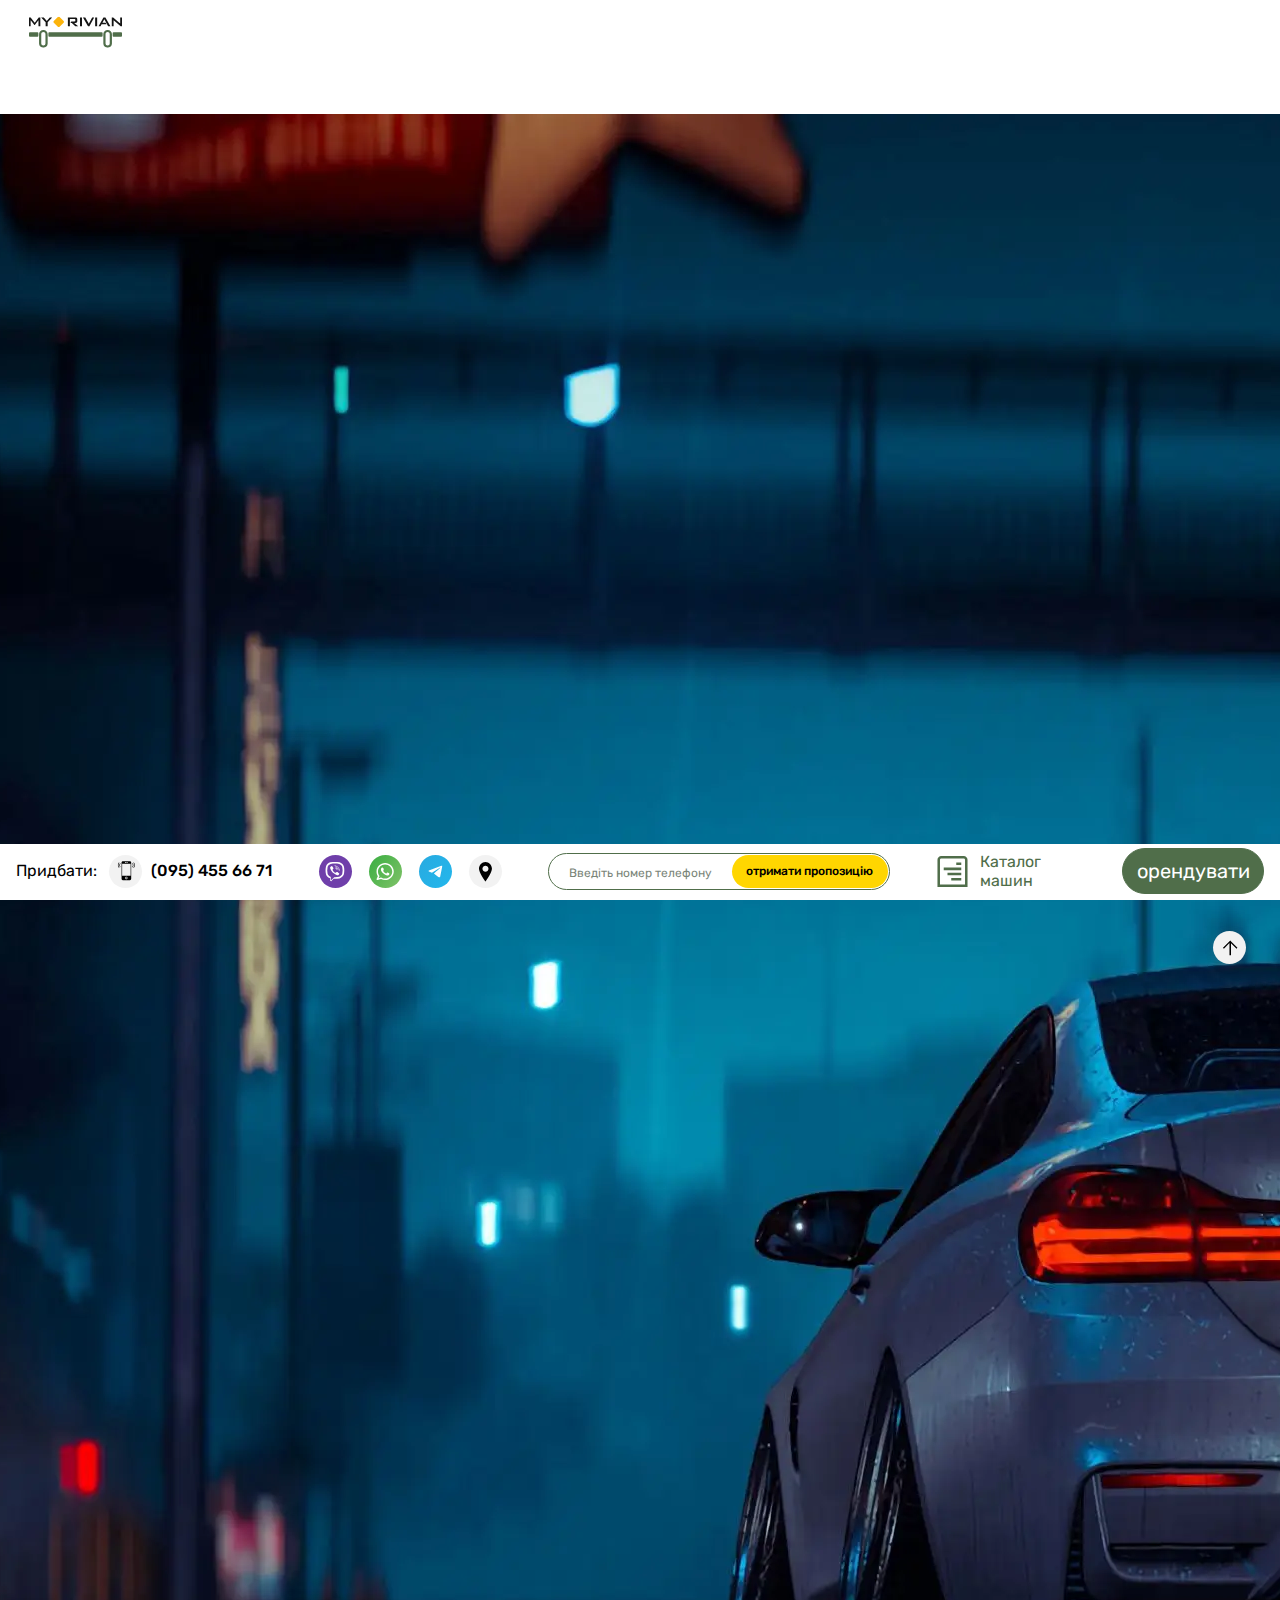
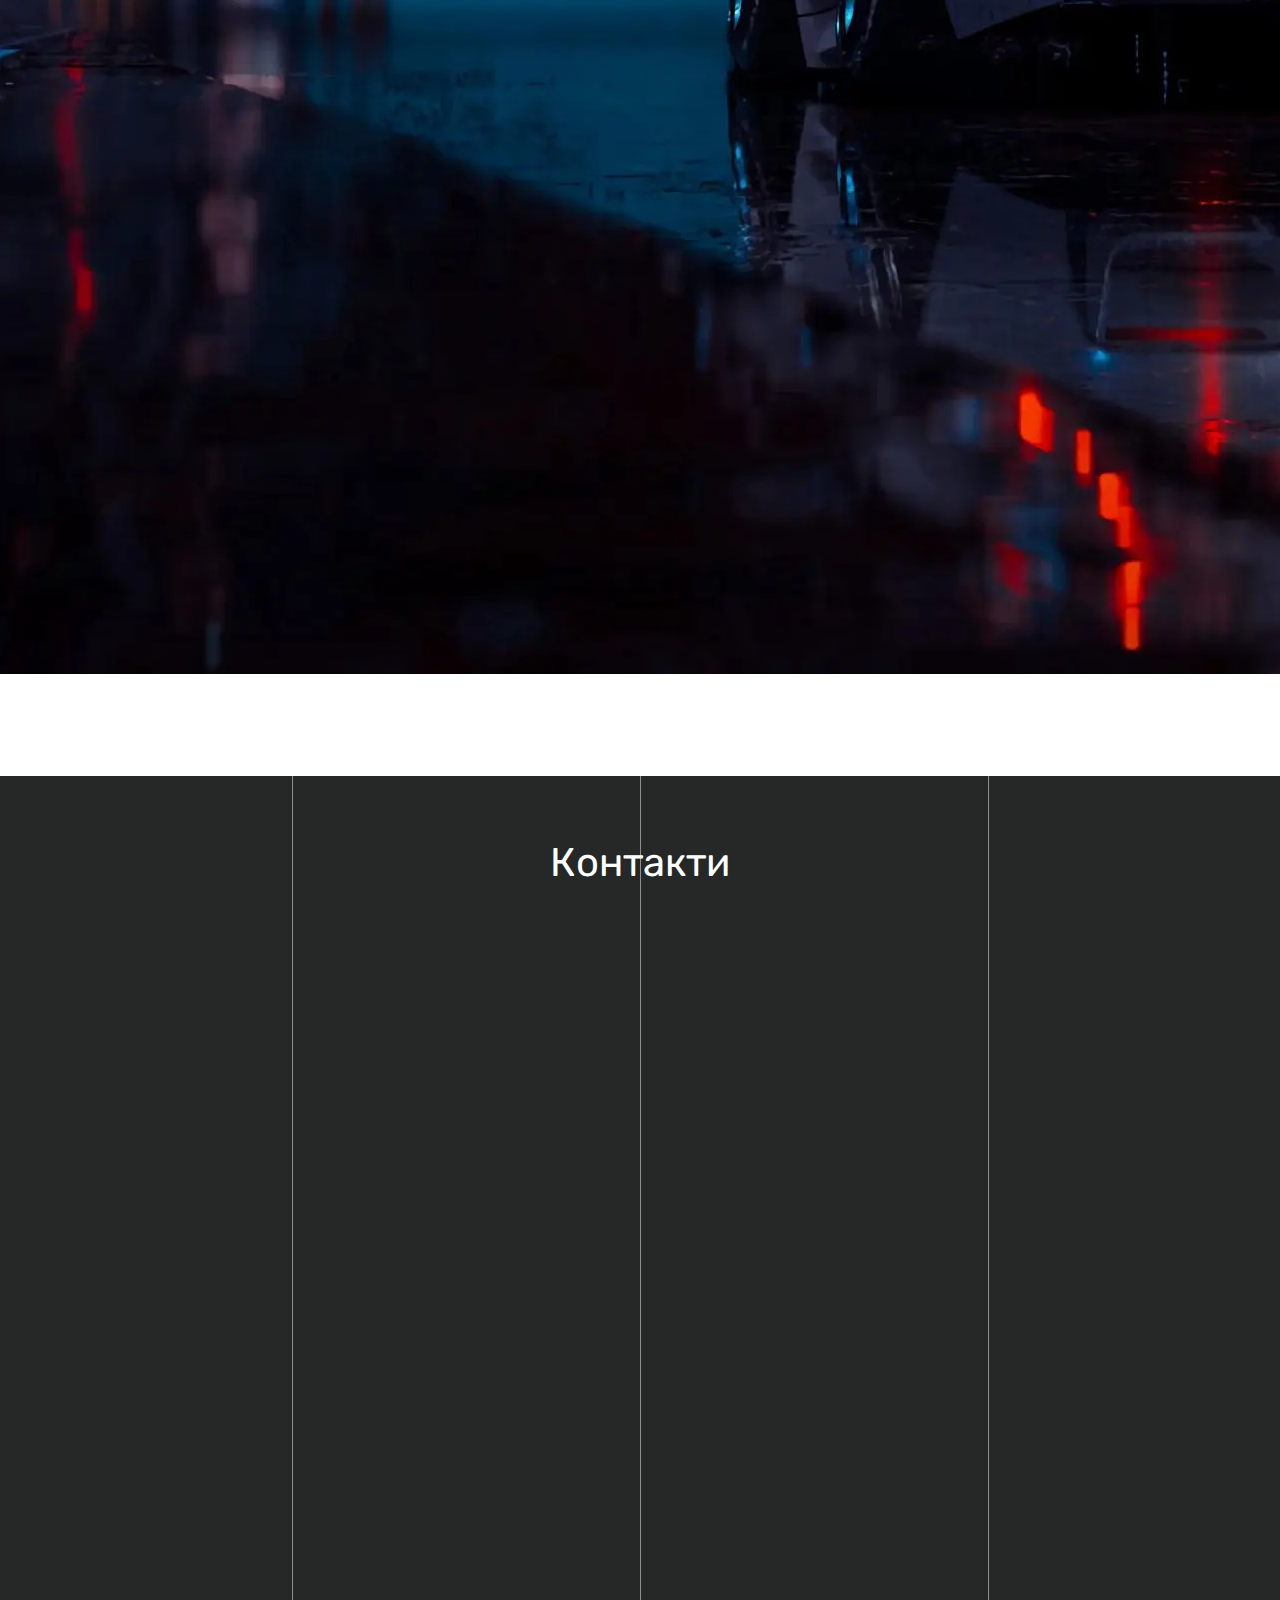
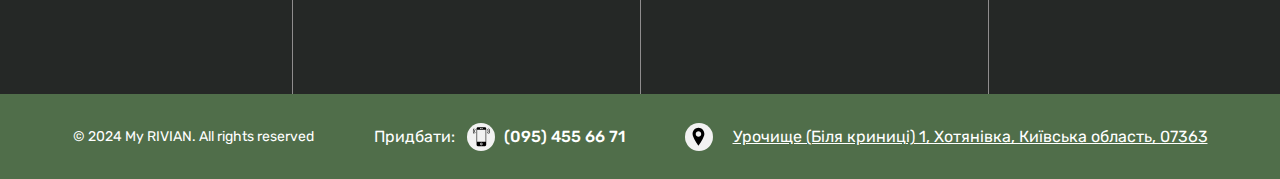
<file: product-02.html>
<!DOCTYPE html>
<html lang="uk">

<head>
	<title>Product</title>
	<meta charset="UTF-8">
	<meta name="format-detection" content="telephone=no">
	<link rel="stylesheet" href="https://cdn.jsdelivr.net/npm/@fancyapps/ui@5.0/dist/fancybox/fancybox.css?_v=20240813104311" />
	<link rel="stylesheet" href="css/style.min.css?_v=20240813104311">
	<link rel="shortcut icon" href="favicon.ico">
	<meta name="viewport" content="width=device-width, initial-scale=1.0">
</head>

<body>
	<div class="wrapper">
		<header class="header _product">
			<div class="header__container">
				<a href="home.html" class="header__logo">
					<img src="img/icons/logo.svg" alt="Image">
				</a>
			</div>
		</header>
		<main class="page">
			<div class="page__code">
				<div class="code__container">

				</div>
			</div>
			<section class="page__card card">
				<div class="card__container">
					<div class="card__content content-card">
						<div class="content-card__body">
							<div class="content-card__item">
								<div data-da=".content-card__actions, 991.98, 2" class="swiper-button-prev">
									<span></span>
								</div>
								<div class="content-card__slider card-slider-thumbs swiper">
									<div class="card-slider-thumbs__wrapper swiper-wrapper">
										<div class="card-slider-thumbs__slide swiper-slide">
											<picture><source srcset="img/product/001.webp" type="image/webp"><img src="img/product/001.jpg" alt="Image"></picture>
										</div>
										<div class="card-slider-thumbs__slide swiper-slide">
											<picture><source srcset="img/product/002.webp" type="image/webp"><img src="img/product/002.jpg" alt="Image"></picture>
										</div>
										<div class="card-slider-thumbs__slide swiper-slide">
											<picture><source srcset="img/product/003.webp" type="image/webp"><img src="img/product/003.jpg" alt="Image"></picture>
										</div>
										<div class="card-slider-thumbs__slide swiper-slide">
											<picture><source srcset="img/product/004.webp" type="image/webp"><img src="img/product/004.jpg" alt="Image"></picture>
										</div>
										<div class="card-slider-thumbs__slide swiper-slide">
											<picture><source srcset="img/product/005.webp" type="image/webp"><img src="img/product/005.jpg" alt="Image"></picture>
										</div>
										<div class="card-slider-thumbs__slide swiper-slide">
											<picture><source srcset="img/product/006.webp" type="image/webp"><img src="img/product/006.jpg" alt="Image"></picture>
										</div>
										<div class="card-slider-thumbs__slide swiper-slide">
											<picture><source srcset="img/product/007.webp" type="image/webp"><img src="img/product/007.jpg" alt="Image"></picture>
										</div>
										<div class="card-slider-thumbs__slide swiper-slide">
											<picture><source srcset="img/product/008.webp" type="image/webp"><img src="img/product/008.jpg" alt="Image"></picture>
										</div>
									</div>
								</div>
								<div data-da=".content-card__actions, 991.98, 1" class="swiper-button-next">
									<span></span>
								</div>
								<div data-da=".content-card__actions, 991.98, 1" class="swiper-pagination"></div>
							</div>
							<div class="content-card__block">
								<div data-da=".item-info_1, 991.98, 1" class="content-card__code">Код:<span>233456</span></div>
								<div class="content-card__slider card-slider swiper">
									<div class="card-slider__wrapper swiper-wrapper">
										<a data-fancybox="gallery" href="img/product/001.jpg" class="card-slider__slide swiper-slide">
											<div class="card-slider__item-ibg">
												<picture><source srcset="img/product/001.webp" type="image/webp"><img src="img/product/001.jpg" alt="Image"></picture>
												<span>01/08</span>
											</div>
										</a>
										<a data-fancybox="gallery" href="img/product/002.jpg" class="card-slider__slide swiper-slide">
											<div class="card-slider__item-ibg">
												<picture><source srcset="img/product/002.webp" type="image/webp"><img src="img/product/002.jpg" alt="Image"></picture>
												<span>02/08</span>
											</div>
										</a>
										<a data-fancybox="gallery" href="img/product/003.jpg" class="card-slider__slide swiper-slide">
											<div class="card-slider__item-ibg">
												<picture><source srcset="img/product/003.webp" type="image/webp"><img src="img/product/003.jpg" alt="Image"></picture>
												<span>03/08</span>
											</div>
										</a>
										<a data-fancybox="gallery" href="img/product/004.jpg" class="card-slider__slide swiper-slide">
											<div class="card-slider__item-ibg">
												<picture><source srcset="img/product/004.webp" type="image/webp"><img src="img/product/004.jpg" alt="Image"></picture>
												<span>04/08</span>
											</div>
										</a>
										<a data-fancybox="gallery" href="img/product/005.jpg" class="card-slider__slide swiper-slide">
											<div class="card-slider__item-ibg">
												<picture><source srcset="img/product/005.webp" type="image/webp"><img src="img/product/005.jpg" alt="Image"></picture>
												<span>05/08</span>
											</div>
										</a>
										<a data-fancybox="gallery" href="img/product/006.jpg" class="card-slider__slide swiper-slide">
											<div class="card-slider__item-ibg">
												<picture><source srcset="img/product/006.webp" type="image/webp"><img src="img/product/006.jpg" alt="Image"></picture>
												<span>06/08</span>
											</div>
										</a>
										<a data-fancybox="gallery" href="img/product/007.jpg" class="card-slider__slide swiper-slide">
											<div class="card-slider__item-ibg">
												<picture><source srcset="img/product/007.webp" type="image/webp"><img src="img/product/007.jpg" alt="Image"></picture>
												<span>07/08</span>
											</div>
										</a>
										<a data-fancybox="gallery" href="img/product/008.jpg" class="card-slider__slide swiper-slide">
											<div class="card-slider__item-ibg">
												<picture><source srcset="img/product/008.webp" type="image/webp"><img src="img/product/008.jpg" alt="Image"></picture>
												<span>08/08</span>
											</div>
										</a>
									</div>
								</div>
								<div class="content-card__actions">

								</div>
							</div>
						</div>
					</div>
					<div data-watch data-watch-once data-watch-margin=".8" class="card__info info-card">
						<div data-watch data-watch-once data-watch-margin=".8" data-da=".item-info_1, 991.98, 1" class="info-card__header">
							<div class="info-card__label">R1T Adventure</div>
							<div class="info-card__modification">Dual Max</div>
							<div class="info-card__price">Ціна від $99000 до $109000 </div>
							<div class="info-card__delivery">Очікувана доставка 2-4 місяці</div>
							<div class="info-card__state">Статус: <span>в дорозі</span></div>
							<div class="info-card__characteristic characteristic-info-card">
								<div class="characteristic-info-card__item">
									<div class="characteristic-info-card__value">835 к.с.</div>
									<div class="characteristic-info-card__label">Потужність</div>
								</div>
								<div class="characteristic-info-card__item">
									<div class="characteristic-info-card__value">3.2 сек</div>
									<div class="characteristic-info-card__label">0-100km</div>
								</div>
								<div class="characteristic-info-card__item">
									<div class="characteristic-info-card__value">550 км</div>
									<div class="characteristic-info-card__label">Запас ходу</div>
								</div>
								<div class="characteristic-info-card__item">
									<div class="characteristic-info-card__value">2023</div>
									<div class="characteristic-info-card__label">рік випуску</div>
								</div>
								<div class="characteristic-info-card__item">
									<div class="characteristic-info-card__value">55000 км</div>
									<div class="characteristic-info-card__label">проїхав</div>
								</div>
							</div>
						</div>
						<h3 data-watch data-watch-once data-watch-margin=".8" data-da=".item-info_2, 991.98, 1" class="info-card__title">Технічні деталі
						</h3>
						<div data-watch data-watch-once data-watch-margin=".8" data-da=".item-info_2, 991.98, 1" class="info-card__text info-card__text_1">
							<p>Lot Number:49730914</p>
							<p>VIN: 7FCTGAAA4NN******</p>
							<p>Title Code:TX - Odometer:N/A</p>
							<p>Primary Damage:HAIL</p>
							<p>Color:BLUE</p>
							<p>Has Engine?:Yes</p>
							<p>Transmission:AUTOMATIC</p>
							<p>Drive:All wheel drive</p>
							<p>Vehicle Type:AUTOMOBILE</p>
							<p>Fuel:ELECTRIC</p>
							<p>Keys:YES</p>
							<p>Highlights:</p>
							<p>Run and Drive</p>
						</div>
						<div data-watch-once data-watch-margin=".8" data-da=".info__container, 991.98, 2" class="info-card__text info-card__text_2">
							<p>
								Картка авто (загальний фрагмент) Rivian — впевнений лідер на ринку електромобілів в Україні, який підкорює серце та душу
								водіїв унікальними технічними особливостями:
							</p>
							<ul class="info-card__list">
								<li class="info-card__item">
									На кожне колесо встановлено окремий електродвигун. З повним приводом авто не має рівних у прохідності на бездоріжжі.
								</li>
								<li class="info-card__item">
									Розгін до 100 км/год за 3 секунди — з Rivian ви лідер на дорозі.
								</li>
								<li class="info-card__item">
									0 викидів, відповідність до стандартів Euro-7.
								</li>
								<li class="info-card__item">
									Із гідропневматичною підвіскою хід настільки рівний, що водіння перетворюється на справжнє задоволення. Це найкраще рішення
									в індустрії зараз для незрівнянних їздових можливостей.
								</li>
								<li class="info-card__item">
									Преміальні матеріали оздоблення — лише нетваринного походження. На підтримку концепції піклування про довкілля.
								</li>
								<li class="info-card__item">
									Просторий та ергономічний салон. 7-місний SUV R1S — найпросторіший серед електрокарів.
								</li>
								<li class="info-card__item">
									Інноваційні технології — автомобіль швидко відгукується на кожну вашу дію, забезпечуючи комфорт у всьому.
								</li>
							</ul>
							<p>
								Електромобіль Rivian вартий того, щоб стати вашим найкращим супутником у дорозі, куди б ви не прямували.
							</p>
						</div>
					</div>
				</div>
			</section>
			<div data-watch data-watch-once data-watch-margin=".5" class="page__info info">
				<div class="info__container">
					<div class="info__body">
						<div class="info__item item-info item-info_1"></div>
						<div class="info__item item-info item-info_2"></div>
					</div>
				</div>
			</div>
			<button id="scroll-up" type="button" class="scroll-up">
				<span></span>
			</button>
		</main>
		<footer class="footer _product">
			<div class="footer__top top-footer _active-fixed-footer">
				<div class="top-footer__container">
					<div class="top-footer__phone phone-top-footer">
						<div class="phone-top-footer__label">Придбати:</div>
						<a href="tel:380954556671" class="phone-top-footer__link"><span>(095) 455 66 71</span><span></span></a>
					</div>
					<div class="top-footer__social social-top-footer">
						<a href="#" class="social-top-footer__viber">
							<img src="img/icons/viber.svg" alt="Image">
						</a>
						<a href="#" class="social-top-footer__whatsapp">
							<img src="img/icons/whatsapp.svg" alt="Image">
						</a>
						<a href="#" class="social-top-footer__telegram">
							<img src="img/icons/telegram.svg" alt="Image">
						</a>
						<a href="#" class="social-top-footer__location">
							<img src="img/icons/location.svg" alt="Image">
						</a>
					</div>
					<form class="top-footer__form form-top-footer">
						<input autocomplete="off" type="text" name="form[]" data-error="Ошибка" placeholder="Введіть номер телефону" class="form-top-footer__input">
						<button type="submit" class="form-top-footer__button button button_yellow"><span>отримати пропозицію</span></button>
					</form>
					<div class="top-footer__action action-top-footer">
						<button type="button" class="action-top-footer__catalog button">
							<span>
								<img src="img/icons/catalog.svg" alt="Image">
							</span>Каталог машин</button>
						<button type="button" class="action-top-footer__button button button_green"><span>орендувати</span></button>
					</div>
				</div>
			</div>
			<div data-watch data-watch-once data-watch-margin="-350px" class="footer__contact contact-footer">
				<div class="contact-footer__container">
					<div class="contact-footer__block">
						<div class="contact-footer__header">
							<h3 class="contact-footer__title">
								Контакти
							</h3>
						</div>
						<div class="contact-footer__body body-contact-footer">
							<div class="body-contact-footer__content content-contact-footer">
								<div class="content-contact-footer__item">
									<div class="content-contact-footer__text">
										<span>My Rivian</span> — компанія, яка супроводжує вас на всьому шляху взаємодії з елекромобілями Rivian.
									</div>
								</div>
								<div class="content-contact-footer__item">
									<div class="content-contact-footer__text">
										Ми допоможемо обрати автомобіль на аукціоні й придбати його, доставимо зі США в Україну у найкоротший термін, виконаємо
										технічне обслуговування та подбаємо про всі документи.
									</div>
								</div>
								<div class="content-contact-footer__item">
									<div class="content-contact-footer__text">
										My Rivian стане вашим надійним помічником й гарантом приємного кермування американським авто на українських дорогах.
									</div>
								</div>
							</div>
							<div class="body-contact-footer__consultation consultation-contact-footer">
								<div data-da=".contact-footer__header, 767,98, 1" class="consultation-contact-footer__label">
									<img src="img/icons/logo-footer.svg" alt="Image">
								</div>
								<h5 class="consultation-contact-footer__title">
									безкоштовна <span>консультація</span>
								</h5>
								<form class="consultation-contact-footer__form form-contact-footer">
									<input autocomplete="off" type="text" name="form[]" placeholder="ім'я" class="form-contact-footer__name input input-footer">
									<input autocomplete="off" type="tel" name="form[]" placeholder="телефон" class="form-contact-footer__phone input input-footer">
									<input autocomplete="off" type="email" name="form[]" placeholder="E-mail" class="form-contact-footer__email input input-footer">
									<div class="form-contact-footer__checkbox checkbox-contact-footer checkbox">
										<input id="c_1" data-error="Ошибка" class="checkbox-contact-footer__checkbox checkbox__input" type="checkbox" value="1" name="form[]">
										<label for="c_1" class="checkbox-contact-footer__label checkbox__label"><span class="checkbox-contact-footer__text checkbox__text">Натискаючи кнопку «відправити», ви погоджуєтеся з
												Політикою конфіденційності та даєте згоду на обробку персональних даних</span></label>
									</div>
									<button type="submit" class="form-contact-footer__button button button_yellow"><span>Замовити</span></button>
								</form>
							</div>
						</div>
					</div>
				</div>
			</div>
			<div class="footer__bottom bottom-footer">
				<div class="bottom-footer__container">
					<div class="bottom-footer__copy">© 2024 My RIVIAN. All rights reserved</div>
					<div class="bottom-footer__phone phone-bottom-footer">
						<div class="phone-bottom-footer__label">Придбати:</div>
						<a href="tel:380954556671" class="phone-bottom-footer__link">(095) 455 66 71<span></span></a>
					</div>
					<a href="#" class="bottom-footer__location">Урочище (Біля криниці) 1, Хотянівка, Київська область, 07363 <span></span></a>
				</div>
			</div>
		</footer>
	</div>
	<script src="https://cdn.jsdelivr.net/npm/@fancyapps/ui@5.0/dist/fancybox/fancybox.umd.js?_v=20240813104311"></script>
	<script src="js/app.min.js?_v=20240813104311"></script>
</body>

</html>
</file>
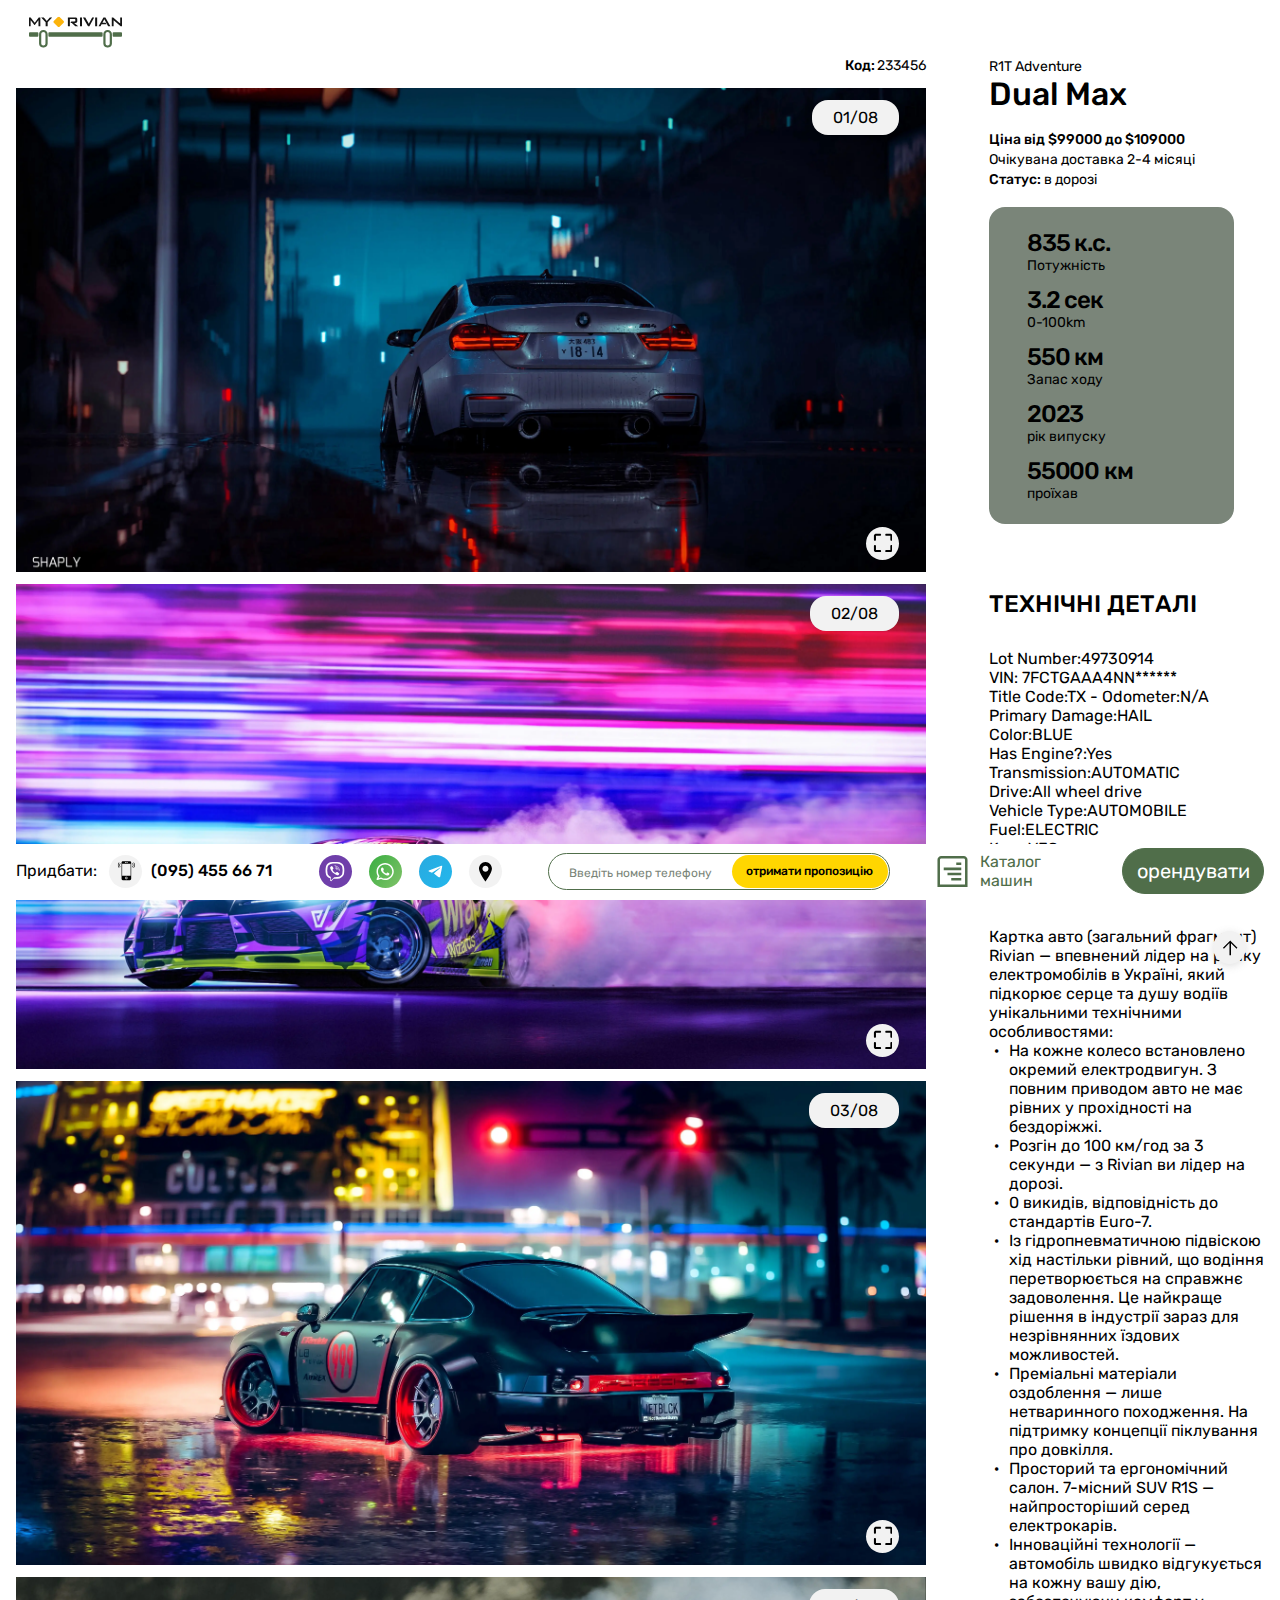
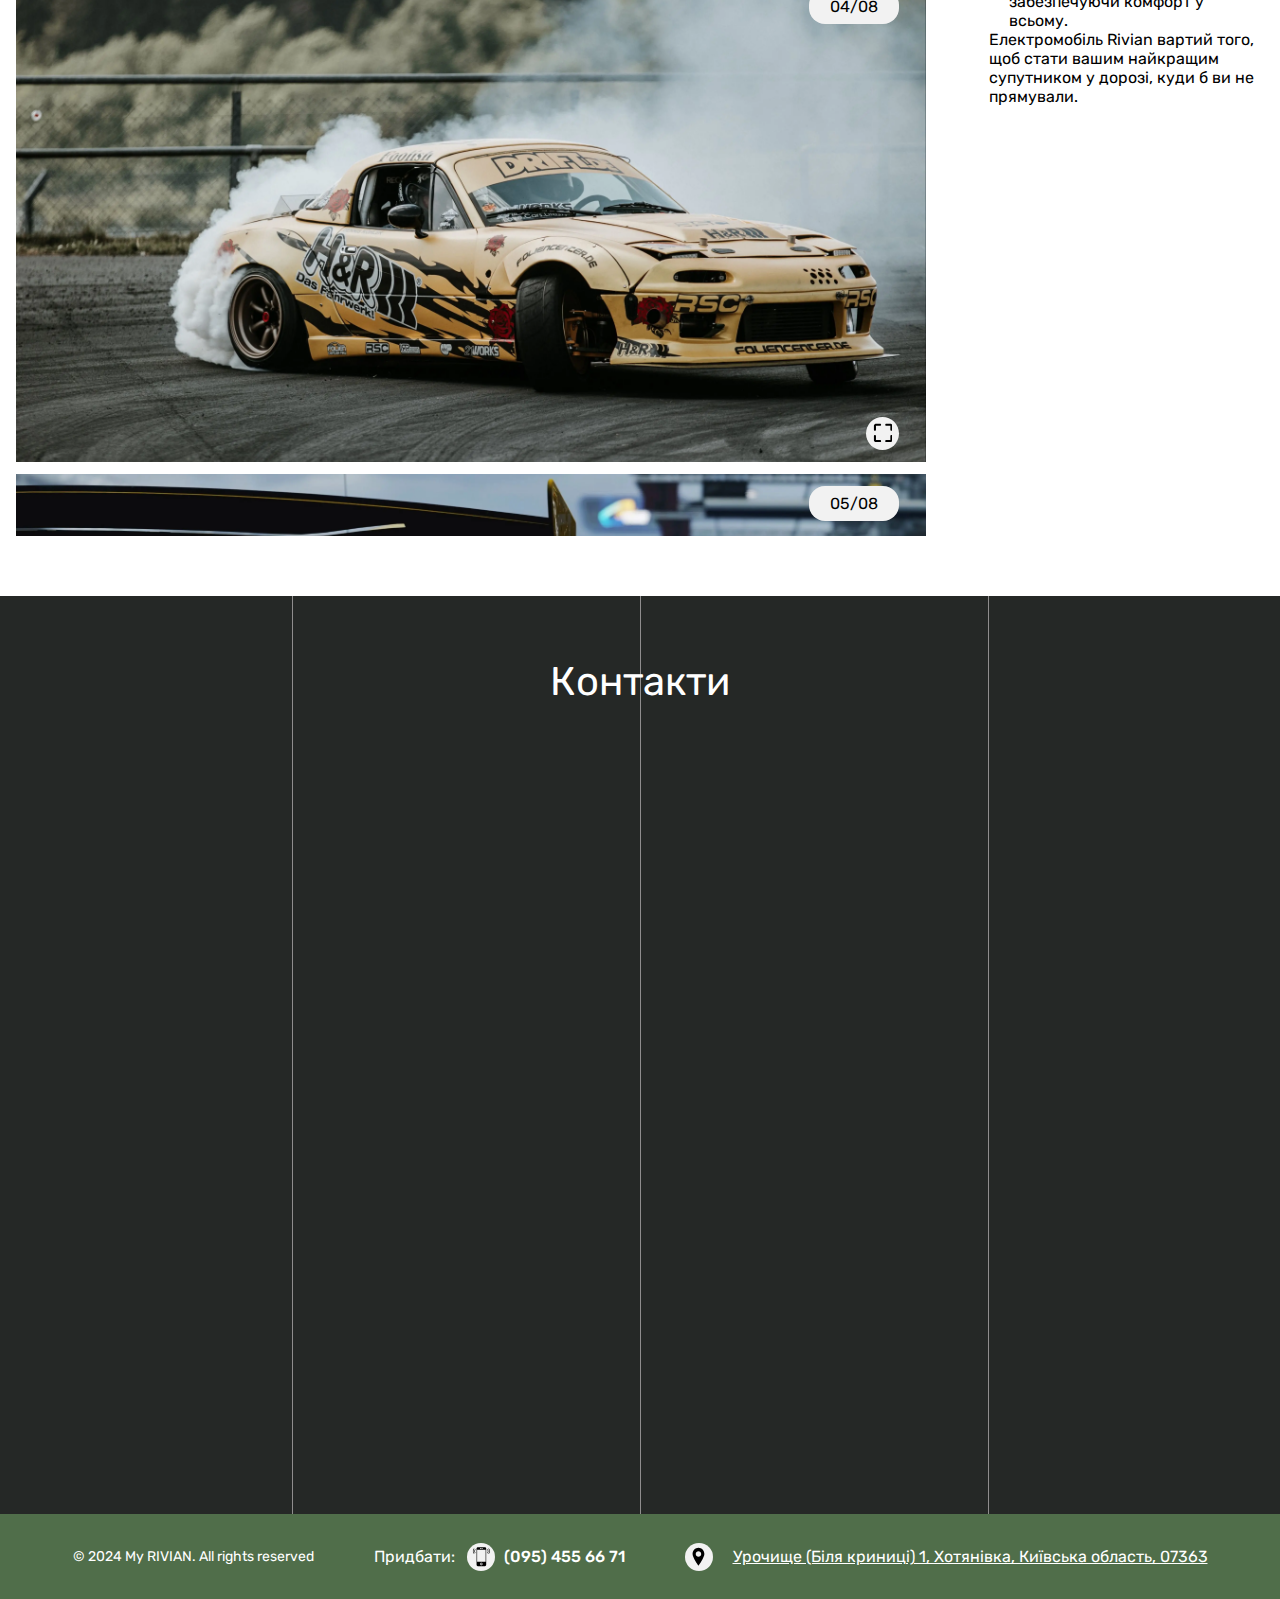
<file: product.html>
<!DOCTYPE html>
<html lang="uk">

<head>
	<title>Product-02</title>
	<meta charset="UTF-8">
	<meta name="format-detection" content="telephone=no">
	<link rel="stylesheet" href="https://cdn.jsdelivr.net/npm/@fancyapps/ui@5.0/dist/fancybox/fancybox.css?_v=20240821163430" />
	<link rel="stylesheet" href="css/style.min.css?_v=20240821163430">
	<link rel="shortcut icon" href="favicon.ico">
	<meta name="viewport" content="width=device-width, initial-scale=1.0">
</head>

<body>
	<div class="wrapper">
		<header class="header _product">
			<div class="header__container">
				<a href="home.html" class="header__logo">
					<img src="img/icons/logo.svg" alt="Image">
				</a>
			</div>
		</header>
		<main class="page">
			<div class="page__code">
				<div class="code__container">

				</div>
			</div>
			<section class="page__card card">
				<div class="card__container">
					<div class="card__content content-card">
						<div class="content-card__body">
							<div class="content-card__item _item">
								<div data-da=".content-card__actions, 991.98, 2" class="swiper-button-prev">
									<span></span>
								</div>
								<div data-da=".content-card__actions, 991.98, 1" class="swiper-button-next">
									<span></span>
								</div>
								<div data-da=".content-card__actions, 991.98, 1" class="swiper-pagination"></div>
							</div>
							<div class="content-card__block">
								<div data-da=".item-info_1, 991.98, 1" class="content-card__code">Код:<span>233456</span></div>
								<div class="content-card__slider card-slider swiper _slider">
									<div class="card-slider__wrapper swiper-wrapper">
										<a data-fancybox="gallery" href="img/product/01.jpg" class="card-slider__slide swiper-slide">
											<div class="card-slider__item-ibg">
												<picture><source srcset="img/product/01.webp" type="image/webp"><img src="img/product/01.jpg" alt="Image"></picture>
												<span>01/08</span>
											</div>
										</a>
										<a data-fancybox="gallery" href="img/product/02.jpg" class="card-slider__slide swiper-slide">
											<div class="card-slider__item-ibg">
												<picture><source srcset="img/product/02.webp" type="image/webp"><img src="img/product/02.jpg" alt="Image"></picture>
												<span>02/08</span>
											</div>
										</a>
										<a data-fancybox="gallery" href="img/product/03.jpg" class="card-slider__slide swiper-slide">
											<div class="card-slider__item-ibg">
												<picture><source srcset="img/product/03.webp" type="image/webp"><img src="img/product/03.jpg" alt="Image"></picture>
												<span>03/08</span>
											</div>
										</a>
										<a data-fancybox="gallery" href="img/product/04.jpg" class="card-slider__slide swiper-slide">
											<div class="card-slider__item-ibg">
												<picture><source srcset="img/product/04.webp" type="image/webp"><img src="img/product/04.jpg" alt="Image"></picture>
												<span>04/08</span>
											</div>
										</a>
										<a data-fancybox="gallery" href="img/product/05.jpg" class="card-slider__slide swiper-slide">
											<div class="card-slider__item-ibg">
												<picture><source srcset="img/product/05.webp" type="image/webp"><img src="img/product/05.jpg" alt="Image"></picture>
												<span>05/08</span>
											</div>
										</a>
										<a data-fancybox="gallery" href="img/product/06.jpg" class="card-slider__slide swiper-slide">
											<div class="card-slider__item-ibg">
												<picture><source srcset="img/product/06.webp" type="image/webp"><img src="img/product/06.jpg" alt="Image"></picture>
												<span>06/08</span>
											</div>
										</a>
										<a data-fancybox="gallery" href="img/product/07.jpg" class="card-slider__slide swiper-slide">
											<div class="card-slider__item-ibg">
												<picture><source srcset="img/product/07.webp" type="image/webp"><img src="img/product/07.jpg" alt="Image"></picture>
												<span>07/08</span>
											</div>
										</a>
										<a data-fancybox="gallery" href="img/product/08.jpg" class="card-slider__slide swiper-slide">
											<div class="card-slider__item-ibg">
												<picture><source srcset="img/product/08.webp" type="image/webp"><img src="img/product/08.jpg" alt="Image"></picture>
												<span>08/08</span>
											</div>
										</a>
									</div>
								</div>
								<div class="content-card__actions">

								</div>
							</div>
						</div>
					</div>
					<div data-watch data-watch-once data-watch-margin=".8" class="card__info info-card">
						<div data-watch data-watch-once data-watch-margin=".8" data-da=".item-info_1, 991.98, 1" class="info-card__header">
							<div class="info-card__label">R1T Adventure</div>
							<div class="info-card__modification">Dual Max</div>
							<div class="info-card__price">Ціна від $99000 до $109000 </div>
							<div class="info-card__delivery">Очікувана доставка 2-4 місяці</div>
							<div class="info-card__state">Статус: <span>в дорозі</span></div>
							<div class="info-card__characteristic characteristic-info-card">
								<div class="characteristic-info-card__item">
									<div class="characteristic-info-card__value">835 к.с.</div>
									<div class="characteristic-info-card__label">Потужність</div>
								</div>
								<div class="characteristic-info-card__item">
									<div class="characteristic-info-card__value">3.2 сек</div>
									<div class="characteristic-info-card__label">0-100km</div>
								</div>
								<div class="characteristic-info-card__item">
									<div class="characteristic-info-card__value">550 км</div>
									<div class="characteristic-info-card__label">Запас ходу</div>
								</div>
								<div class="characteristic-info-card__item">
									<div class="characteristic-info-card__value">2023</div>
									<div class="characteristic-info-card__label">рік випуску</div>
								</div>
								<div class="characteristic-info-card__item">
									<div class="characteristic-info-card__value">55000 км</div>
									<div class="characteristic-info-card__label">проїхав</div>
								</div>
							</div>
						</div>
						<h3 data-watch data-watch-once data-watch-margin=".8" data-da=".item-info_2, 991.98, 1" class="info-card__title">Технічні деталі
						</h3>
						<div data-watch data-watch-once data-watch-margin=".8" data-da=".item-info_2, 991.98, 1" class="info-card__text info-card__text_1">
							<p>Lot Number:49730914</p>
							<p>VIN: 7FCTGAAA4NN******</p>
							<p>Title Code:TX - Odometer:N/A</p>
							<p>Primary Damage:HAIL</p>
							<p>Color:BLUE</p>
							<p>Has Engine?:Yes</p>
							<p>Transmission:AUTOMATIC</p>
							<p>Drive:All wheel drive</p>
							<p>Vehicle Type:AUTOMOBILE</p>
							<p>Fuel:ELECTRIC</p>
							<p>Keys:YES</p>
							<p>Highlights:</p>
							<p>Run and Drive</p>
						</div>
						<div data-watch-once data-watch-margin=".8" data-da=".info__container, 991.98, 2" class="info-card__text info-card__text_2">
							<p>
								Картка авто (загальний фрагмент) Rivian — впевнений лідер на ринку електромобілів в Україні, який підкорює серце та душу
								водіїв унікальними технічними особливостями:
							</p>
							<ul class="info-card__list">
								<li class="info-card__item">
									На кожне колесо встановлено окремий електродвигун. З повним приводом авто не має рівних у прохідності на бездоріжжі.
								</li>
								<li class="info-card__item">
									Розгін до 100 км/год за 3 секунди — з Rivian ви лідер на дорозі.
								</li>
								<li class="info-card__item">
									0 викидів, відповідність до стандартів Euro-7.
								</li>
								<li class="info-card__item">
									Із гідропневматичною підвіскою хід настільки рівний, що водіння перетворюється на справжнє задоволення. Це найкраще рішення
									в індустрії зараз для незрівнянних їздових можливостей.
								</li>
								<li class="info-card__item">
									Преміальні матеріали оздоблення — лише нетваринного походження. На підтримку концепції піклування про довкілля.
								</li>
								<li class="info-card__item">
									Просторий та ергономічний салон. 7-місний SUV R1S — найпросторіший серед електрокарів.
								</li>
								<li class="info-card__item">
									Інноваційні технології — автомобіль швидко відгукується на кожну вашу дію, забезпечуючи комфорт у всьому.
								</li>
							</ul>
							<p>
								Електромобіль Rivian вартий того, щоб стати вашим найкращим супутником у дорозі, куди б ви не прямували.
							</p>
						</div>
					</div>
				</div>
			</section>
			<div data-watch data-watch-once data-watch-margin=".5" class="page__info info">
				<div class="info__container">
					<div class="info__body">
						<div class="info__item item-info item-info_1"></div>
						<div class="info__item item-info item-info_2"></div>
					</div>
				</div>
			</div>
			<button id="scroll-up" type="button" class="scroll-up">
				<span></span>
			</button>
		</main>
		<footer class="footer _product">
			<div class="footer__top top-footer _active-fixed-footer">
				<div class="top-footer__container">
					<div class="top-footer__phone phone-top-footer">
						<div class="phone-top-footer__label">Придбати:</div>
						<a href="tel:380954556671" class="phone-top-footer__link"><span>(095) 455 66 71</span><span></span></a>
					</div>
					<div class="top-footer__social social-top-footer">
						<a href="#" class="social-top-footer__viber">
							<img src="img/icons/viber.svg" alt="Image">
						</a>
						<a href="#" class="social-top-footer__whatsapp">
							<img src="img/icons/whatsapp.svg" alt="Image">
						</a>
						<a href="#" class="social-top-footer__telegram">
							<img src="img/icons/telegram.svg" alt="Image">
						</a>
						<a href="#" class="social-top-footer__location">
							<img src="img/icons/location.svg" alt="Image">
						</a>
					</div>
					<form class="top-footer__form form-top-footer">
						<input autocomplete="off" type="text" name="form[]" data-error="Ошибка" placeholder="Введіть номер телефону" class="form-top-footer__input">
						<button type="submit" class="form-top-footer__button button button_yellow"><span>отримати пропозицію</span></button>
					</form>
					<div class="top-footer__action action-top-footer">
						<button type="button" class="action-top-footer__catalog button">
							<span>
								<img src="img/icons/catalog.svg" alt="Image">
							</span>Каталог машин</button>
						<button type="button" class="action-top-footer__button button button_green"><span>орендувати</span></button>
					</div>
				</div>
			</div>
			<div data-watch data-watch-once data-watch-margin="-350px" class="footer__contact contact-footer">
				<div class="contact-footer__container">
					<div class="contact-footer__block">
						<div class="contact-footer__header">
							<h3 class="contact-footer__title">
								Контакти
							</h3>
						</div>
						<div class="contact-footer__body body-contact-footer">
							<div class="body-contact-footer__content content-contact-footer">
								<div class="content-contact-footer__item">
									<div class="content-contact-footer__text">
										<span>My Rivian</span> — компанія, яка супроводжує вас на всьому шляху взаємодії з елекромобілями Rivian.
									</div>
								</div>
								<div class="content-contact-footer__item">
									<div class="content-contact-footer__text">
										Ми допоможемо обрати автомобіль на аукціоні й придбати його, доставимо зі США в Україну у найкоротший термін, виконаємо
										технічне обслуговування та подбаємо про всі документи.
									</div>
								</div>
								<div class="content-contact-footer__item">
									<div class="content-contact-footer__text">
										My Rivian стане вашим надійним помічником й гарантом приємного кермування американським авто на українських дорогах.
									</div>
								</div>
							</div>
							<div class="body-contact-footer__consultation consultation-contact-footer">
								<div data-da=".contact-footer__header, 767,98, 1" class="consultation-contact-footer__label">
									<img src="img/icons/logo-footer.svg" alt="Image">
								</div>
								<h5 class="consultation-contact-footer__title">
									безкоштовна <span>консультація</span>
								</h5>
								<form class="consultation-contact-footer__form form-contact-footer">
									<input autocomplete="off" type="text" name="form[]" placeholder="ім'я" class="form-contact-footer__name input input-footer">
									<input autocomplete="off" type="tel" name="form[]" placeholder="телефон" class="form-contact-footer__phone input input-footer">
									<input autocomplete="off" type="email" name="form[]" placeholder="E-mail" class="form-contact-footer__email input input-footer">
									<div class="form-contact-footer__checkbox checkbox-contact-footer checkbox">
										<input id="c_1" data-error="Ошибка" class="checkbox-contact-footer__checkbox checkbox__input" type="checkbox" value="1" name="form[]">
										<label for="c_1" class="checkbox-contact-footer__label checkbox__label"><span class="checkbox-contact-footer__text checkbox__text">Натискаючи кнопку «відправити», ви погоджуєтеся з
												Політикою конфіденційності та даєте згоду на обробку персональних даних</span></label>
									</div>
									<button type="submit" class="form-contact-footer__button button button_yellow"><span>Замовити</span></button>
								</form>
							</div>
						</div>
					</div>
				</div>
			</div>
			<div class="footer__bottom bottom-footer">
				<div class="bottom-footer__container">
					<div class="bottom-footer__copy">© 2024 My RIVIAN. All rights reserved</div>
					<div class="bottom-footer__phone phone-bottom-footer">
						<div class="phone-bottom-footer__label">Придбати:</div>
						<a href="tel:380954556671" class="phone-bottom-footer__link">(095) 455 66 71<span></span></a>
					</div>
					<a href="#" class="bottom-footer__location">Урочище (Біля криниці) 1, Хотянівка, Київська область, 07363 <span></span></a>
				</div>
			</div>
		</footer>
	</div>
	<script src="https://cdn.jsdelivr.net/npm/@fancyapps/ui@5.0/dist/fancybox/fancybox.umd.js?_v=20240821163430"></script>
	<script src="js/app.min.js?_v=20240821163430"></script>
</body>

</html>
</file>
<file: css/style.min.css>
@charset "UTF-8";@font-face{font-family:Rubik;font-display:swap;src:url(../fonts/Rubik.woff2) format("woff2"),url(../fonts/Rubik.woff) format("woff");font-style:normal}[class*=_icon-]:before{font-family:icons;font-style:normal;font-weight:400;font-variant:normal;text-transform:none;line-height:1;-webkit-font-smoothing:antialiased;-moz-osx-font-smoothing:grayscale}[class*=_icon-]:before{display:block}*{padding:0;margin:0;border:0}*,:after,:before{-webkit-box-sizing:border-box;box-sizing:border-box}body,html{height:100%;min-width:350px}body{color:#000;line-height:1;font-family:Rubik,sans-serif;font-size:1rem;-ms-text-size-adjust:100%;-moz-text-size-adjust:100%;-webkit-text-size-adjust:100%;-webkit-font-smoothing:antialiased;-moz-osx-font-smoothing:grayscale}button,input,textarea{font-family:Rubik,sans-serif;font-size:inherit}button{cursor:pointer;color:inherit;background-color:inherit}a{color:inherit}a:link,a:visited{text-decoration:none}a:hover{text-decoration:none}ul li{list-style:none}img{vertical-align:top}h1,h2,h3,h4,h5,h6{font-weight:inherit;font-size:inherit}.lock body{overflow:hidden;-ms-touch-action:none;touch-action:none}.wrapper{min-height:100%;display:-webkit-box;display:-ms-flexbox;display:flex;-webkit-box-orient:vertical;-webkit-box-direction:normal;-ms-flex-direction:column;flex-direction:column;overflow:hidden}.wrapper>main{-webkit-box-flex:1;-ms-flex:1 1 auto;flex:1 1 auto}.wrapper>*{min-width:0}[class*=__container]{max-width:80.625rem;-webkit-box-sizing:content-box;box-sizing:content-box;margin:0 auto;padding:0 1rem}.button{display:-webkit-inline-box;display:-ms-inline-flexbox;display:inline-flex;border-radius:30px;-webkit-box-align:center;-ms-flex-align:center;align-items:center;-webkit-box-pack:center;-ms-flex-pack:center;justify-content:center;text-align:center}.button._fw{width:100%}.button_yellow{overflow:hidden;position:relative;background-color:#ffd600;color:#000;text-align:center;-webkit-transition:color .4s ease 0s,background-color .4s ease 0s;transition:color .4s ease 0s,background-color .4s ease 0s}.button_yellow span{position:relative;z-index:1}.button_yellow::before{content:"";position:absolute;width:100%;height:100%;top:110%;left:0;background-color:#f2f2f2;-webkit-transition:top .4s ease .4s;transition:top .4s ease .4s}.button_yellow::after{content:"";position:absolute;width:100%;height:100%;top:110%;left:0;background-color:#506e4a;-webkit-transition:top .4s ease 0s;transition:top .4s ease 0s}.button_yellow:hover{color:#fff;-webkit-transition:color .4s ease .4s,background-color .4s ease .4s;transition:color .4s ease .4s,background-color .4s ease .4s;background-color:#506e4a}.button_yellow:hover::before{top:0;-webkit-transition:top .4s ease 0s;transition:top .4s ease 0s}.button_yellow:hover::after{top:0;-webkit-transition:top .4s ease .4s;transition:top .4s ease .4s}.button_green{overflow:hidden;position:relative;background-color:#506e4a;color:#000;text-align:center;-webkit-transition:color .4s ease .4s,background-color .4s ease 0s;transition:color .4s ease .4s,background-color .4s ease 0s}.button_green span{position:relative;z-index:1}.button_green::before{content:"";position:absolute;width:100%;height:100%;top:110%;left:0;background-color:#f2f2f2;-webkit-transition:top .4s ease .4s;transition:top .4s ease .4s}.button_green::after{content:"";position:absolute;width:100%;height:100%;top:110%;left:0;background-color:#ffd600;-webkit-transition:top .4s ease 0s;transition:top .4s ease 0s}.button_green:hover{color:#000;-webkit-transition:color .4s ease 0s,background-color .4s ease .4s;transition:color .4s ease 0s,background-color .4s ease .4s;background-color:#506e4a}.button_green:hover::before{top:0;-webkit-transition:top .4s ease 0s;transition:top .4s ease 0s}.button_green:hover::after{top:0;-webkit-transition:top .4s ease .4s;transition:top .4s ease .4s}.button_close{overflow:hidden;display:-webkit-box;display:-ms-flexbox;display:flex;-webkit-box-pack:center;-ms-flex-pack:center;justify-content:center;-webkit-box-align:center;-ms-flex-align:center;align-items:center;position:absolute;width:2.34375rem;height:2.34375rem;top:.3125rem;right:.3125rem;border-radius:100%;background-color:#f2f2f2}.button_close::before{content:"";position:absolute;width:100%;height:100%;top:110%;left:0;background-color:#dadee3;-webkit-transition:top .4s ease .4s;transition:top .4s ease .4s}.button_close::after{content:"";position:absolute;width:100%;height:100%;top:110%;left:0;background-color:#ffd600;-webkit-transition:top .4s ease 0s;transition:top .4s ease 0s}.button_close:hover::before{top:0;-webkit-transition:top .4s ease 0s;transition:top .4s ease 0s}.button_close:hover::after{top:0;-webkit-transition:top .4s ease .4s;transition:top .4s ease .4s}.button_close span{position:relative;z-index:2;width:1rem;height:1rem}.button_close span::after,.button_close span::before{content:"";right:0;position:absolute;width:100%;height:.125rem;background-color:#000}.button_close span::before{top:calc(50% - .0625rem);-webkit-transform:rotate(-45deg);-ms-transform:rotate(-45deg);transform:rotate(-45deg)}.button_close span::after{bottom:calc(50% - .0625rem);-webkit-transform:rotate(45deg);-ms-transform:rotate(45deg);transform:rotate(45deg)}.button_dark{overflow:hidden;position:relative;color:#fff;background-color:#000;text-align:center;-webkit-transition:color .4s ease 0s,background-color .4s ease 0s;transition:color .4s ease 0s,background-color .4s ease 0s}.button_dark span{position:relative;z-index:1}.button_dark::before{content:"";position:absolute;width:100%;height:100%;top:110%;left:0;background-color:#506e4a;-webkit-transition:top .4s ease .4s;transition:top .4s ease .4s}.button_dark::after{content:"";position:absolute;width:100%;height:100%;top:110%;left:0;background-color:#ffd600;-webkit-transition:top .4s ease 0s;transition:top .4s ease 0s}.button_dark:hover{color:#000;-webkit-transition:color .4s ease .4s,background-color .4s ease .4s;transition:color .4s ease .4s,background-color .4s ease .4s;background-color:#506e4a}.button_dark:hover::before{top:0;-webkit-transition:top .4s ease 0s;transition:top .4s ease 0s}.button_dark:hover::after{top:0;-webkit-transition:top .4s ease .4s;transition:top .4s ease .4s}input[type=email],input[type=tel],input[type=text],textarea{-webkit-appearance:none;-moz-appearance:none;appearance:none}.input{border-radius:0!important;width:100%;display:block;padding:0 20px}.input:focus-visible{outline:0}textarea.input{resize:none;padding:0 0}.input-footer{max-width:15.5625rem;border:none;border-bottom:1px solid #506e4a;padding:1.25rem 0;background-color:transparent;font-weight:500;font-size:1rem;line-height:.9166666667;letter-spacing:-.05em;color:#fff}.input-footer::-webkit-input-placeholder{font-weight:500;font-size:.75rem;line-height:.9166666667;letter-spacing:-.05em;text-transform:uppercase;color:#fff}.input-footer::-moz-placeholder{font-weight:500;font-size:.75rem;line-height:.9166666667;letter-spacing:-.05em;text-transform:uppercase;color:#fff}.input-footer:-ms-input-placeholder{font-weight:500;font-size:.75rem;line-height:.9166666667;letter-spacing:-.05em;text-transform:uppercase;color:#fff}.input-footer::-ms-input-placeholder{font-weight:500;font-size:.75rem;line-height:.9166666667;letter-spacing:-.05em;text-transform:uppercase;color:#fff}.input-footer::placeholder{font-weight:500;font-size:.75rem;line-height:.9166666667;letter-spacing:-.05em;text-transform:uppercase;color:#fff}.checkbox{position:relative}.checkbox:hover .checkbox__text{text-decoration:underline}.checkbox:not(:last-child){margin-bottom:.3125em}.checkbox__input{position:absolute;width:0;height:0;opacity:0}.checkbox__label{position:relative;cursor:pointer;display:-webkit-inline-box;display:-ms-inline-flexbox;display:inline-flex;-webkit-box-align:center;-ms-flex-align:center;align-items:center;position:relative;gap:10px}.checkbox-contact-footer__label:before{content:"";-ms-flex-item-align:start;align-self:flex-start;-webkit-box-flex:0;-ms-flex:0 0 18px;flex:0 0 18px;width:1.125rem;height:1.125rem;border:1px solid #a7a9ac;border-radius:2px}.checkbox__input:checked+.checkbox-contact-footer__label::before{background-color:#5d635f;border:none}.checkbox__input:checked+.checkbox-contact-footer__label::after{position:absolute;content:"";width:.75rem;height:.625rem;top:.25rem;left:.1875rem;background:url(../img/icons/checkbox-light.svg) no-repeat}body::after{content:"";background-color:rgba(0,0,0,.5);position:fixed;width:100%;height:100%;top:0;left:0;opacity:0;-webkit-transition:opacity .8s ease 0s;transition:opacity .8s ease 0s;pointer-events:none;z-index:149}.popup-show body::after{opacity:1}.popup{position:fixed;top:0;left:0;bottom:0;right:0;padding:1rem;-webkit-transition:visibility .8s ease 0s;transition:visibility .8s ease 0s;visibility:hidden;pointer-events:none}.popup_show{z-index:150;visibility:visible;overflow:auto;pointer-events:auto}.popup_show .popup__content{visibility:visible;-webkit-transform:scale(1);-ms-transform:scale(1);transform:scale(1)}.popup__wrapper{display:-webkit-box;display:-ms-flexbox;display:flex;-webkit-box-orient:vertical;-webkit-box-direction:normal;-ms-flex-direction:column;flex-direction:column;-webkit-box-align:center;-ms-flex-align:center;align-items:center;min-height:100%;-webkit-box-flex:1;-ms-flex:1 1 auto;flex:1 1 auto;width:100%;display:flex;-webkit-box-pack:center;-ms-flex-pack:center;justify-content:center;align-items:center}.popup__content{display:-webkit-box;display:-ms-flexbox;display:flex;-webkit-box-pack:center;-ms-flex-pack:center;justify-content:center;-webkit-box-align:center;-ms-flex-align:center;align-items:center;visibility:hidden;-webkit-transform:scale(0);-ms-transform:scale(0);transform:scale(0);-webkit-transition:-webkit-transform .3s ease 0s;transition:-webkit-transform .3s ease 0s;transition:transform .3s ease 0s;transition:transform .3s ease 0s,-webkit-transform .3s ease 0s;background-color:#fff;width:100%;max-width:26.875rem;border-radius:20px}#rent .popup__content{padding:3.6875rem 1.4375rem 2.4375rem 2.1875rem}#consultation .popup__content{padding:4.625rem 1.4375rem 2.4375rem 2.4375rem}#master .popup__content{padding:3.3125rem 1.4375rem 2.5rem 2.4375rem}#thanks .popup__content{min-height:33.125rem}.lock .popup__content{visibility:visible}.popup__close{position:absolute;top:.6875rem;right:.6875rem}.body-popup__title{font-weight:700;font-size:2rem;text-transform:uppercase;text-align:center;color:#040404;white-space:nowrap;line-height:.935}#rent .body-popup__title:not(:last-child){margin-bottom:1.75rem}#consultation .body-popup__title:not(:last-child){margin-bottom:1.25rem}#master .body-popup__title{line-height:117%}#master .body-popup__title:not(:last-child){margin-bottom:.9375rem}#thanks .body-popup__title{line-height:117%}#thanks .body-popup__title:not(:last-child){margin-bottom:1.25rem}.body-popup__text{font-size:.875rem;text-align:center;line-height:1.2}.form-popup{max-width:15.6875rem;display:-webkit-box;display:-ms-flexbox;display:flex;-webkit-box-orient:vertical;-webkit-box-direction:normal;-ms-flex-direction:column;flex-direction:column;-webkit-box-align:center;-ms-flex-align:center;align-items:center}#rent .form-popup{margin-top:.625rem}.form-popup__email,.form-popup__name,.form-popup__phone{border-bottom:1px solid #000;font-weight:500;font-size:.875rem}#rent .form-popup__email,#rent .form-popup__name,#rent .form-popup__phone{padding:.8125rem 0}#rent .form-popup__email:not(:last-child),#rent .form-popup__name:not(:last-child),#rent .form-popup__phone:not(:last-child){margin-bottom:.3125rem}#consultation .form-popup__email,#consultation .form-popup__name,#consultation .form-popup__phone{padding:1.375rem 0}#consultation .form-popup__email:not(:last-child),#consultation .form-popup__name:not(:last-child),#consultation .form-popup__phone:not(:last-child){margin-bottom:.4375rem}#master .form-popup__email,#master .form-popup__name,#master .form-popup__phone{padding:1.375rem 0}#master .form-popup__email:not(:last-child),#master .form-popup__name:not(:last-child),#master .form-popup__phone:not(:last-child){margin-bottom:.4375rem}.form-popup__email::-webkit-input-placeholder,.form-popup__name::-webkit-input-placeholder,.form-popup__phone::-webkit-input-placeholder{font-weight:500;font-size:.875rem;line-height:.9285714286;letter-spacing:-.05em;text-transform:uppercase;color:#040404}.form-popup__email::-moz-placeholder,.form-popup__name::-moz-placeholder,.form-popup__phone::-moz-placeholder{font-weight:500;font-size:.875rem;line-height:.9285714286;letter-spacing:-.05em;text-transform:uppercase;color:#040404}.form-popup__email:-ms-input-placeholder,.form-popup__name:-ms-input-placeholder,.form-popup__phone:-ms-input-placeholder{font-weight:500;font-size:.875rem;line-height:.9285714286;letter-spacing:-.05em;text-transform:uppercase;color:#040404}.form-popup__email::-ms-input-placeholder,.form-popup__name::-ms-input-placeholder,.form-popup__phone::-ms-input-placeholder{font-weight:500;font-size:.875rem;line-height:.9285714286;letter-spacing:-.05em;text-transform:uppercase;color:#040404}.form-popup__email::placeholder,.form-popup__name::placeholder,.form-popup__phone::placeholder{font-weight:500;font-size:.875rem;line-height:.9285714286;letter-spacing:-.05em;text-transform:uppercase;color:#040404}#consultation .form-popup__email:not(:last-child),#master .form-popup__email:not(:last-child),#rent .form-popup__email:not(:last-child){margin-bottom:1.125rem}.form-popup__button{-webkit-box-pack:center;-ms-flex-pack:center;justify-content:center;min-width:11.25rem;font-size:1.25rem;line-height:1.15;padding:.75rem .9375rem}.form-popup__button.button_dark{font-size:1rem;padding:.9375rem .9375rem}.checkbox-form-popup:not(:last-child){margin-bottom:1.4375rem}#consultation .checkbox-form-popup:not(:last-child){margin-bottom:3.3125rem}#master .checkbox-form-popup:not(:last-child){margin-bottom:2.5rem}.checkbox-form-popup__checkbox:checked+.checkbox__label:before{background-color:#f2f2f2;border:none}.checkbox-form-popup__checkbox:checked+.checkbox__label::after{position:absolute;content:"";width:.75rem;height:.625rem;top:.25rem;left:.1875rem;background:url(../img/icons/checkbox.svg) no-repeat}.checkbox-form-popup__label:before{content:"";-ms-flex-item-align:start;align-self:flex-start;-webkit-box-flex:0;-ms-flex:0 0 18px;flex:0 0 18px;width:1.125rem;height:1.125rem;border:1px solid #a7a9ac;border-radius:2px}.checkbox-form-popup__text{font-weight:300;font-size:.75rem;line-height:1.1666666667;letter-spacing:.06em;color:#040404}.swiper{overflow:hidden;width:100%}.swiper-wrapper{width:100%;height:100%;-webkit-box-sizing:content-box;box-sizing:content-box;display:-webkit-box;display:-ms-flexbox;display:flex;position:relative}.swiper-vertical .swiper-wrapper{-webkit-box-orient:vertical;-webkit-box-direction:normal;-ms-flex-direction:column;flex-direction:column}.swiper-autoheight .swiper-wrapper{-webkit-box-align:start;-ms-flex-align:start;align-items:flex-start}.swiper-initialized .swiper-slide{-webkit-transition-property:-webkit-transform;transition-property:-webkit-transform;transition-property:transform;transition-property:transform,-webkit-transform}.swiper-android .swiper-slide,.swiper-android .swiper-wrapper{-webkit-transform:translate3d(0,0,0);transform:translate3d(0,0,0)}.swiper-button-lock{display:none!important}.swiper-button-next,.swiper-button-prev{position:relative;display:-webkit-box;display:-ms-flexbox;display:flex;-webkit-box-pack:center;-ms-flex-pack:center;justify-content:center;-webkit-box-align:center;-ms-flex-align:center;align-items:center;-webkit-transition:-webkit-transform .4s ease 0s;transition:-webkit-transform .4s ease 0s;transition:transform .4s ease 0s;transition:transform .4s ease 0s,-webkit-transform .4s ease 0s}.swiper-button-next span,.swiper-button-prev span{z-index:1;position:absolute;content:"";width:1rem;height:1rem;background:url(../img/icons/arrow.svg) no-repeat}.swiper-pagination{line-height:1.1875}.card-slider__slide{display:-webkit-box;display:-ms-flexbox;display:flex}.card-slider__item-ibg{cursor:pointer}.card-slider__item-ibg::before{content:"";position:absolute;width:1.1875rem;height:1.1875rem;bottom:1.25rem;right:2.125rem;background:url(../img/icons/fullscreen.svg) no-repeat;z-index:2;-webkit-transition:-webkit-transform .4s ease 0s;transition:-webkit-transform .4s ease 0s;transition:transform .4s ease 0s;transition:transform .4s ease 0s,-webkit-transform .4s ease 0s}.card-slider__item-ibg::after{content:"";position:absolute;width:2.0625rem;height:2.0625rem;bottom:.75rem;right:1.6875rem;border-radius:100%;background-color:#f2f2f2;-webkit-transition:-webkit-transform .4s ease 0s;transition:-webkit-transform .4s ease 0s;transition:transform .4s ease 0s;transition:transform .4s ease 0s,-webkit-transform .4s ease 0s}.card-slider__item-ibg:hover::before{-webkit-transform:scale(1.1);-ms-transform:scale(1.1);transform:scale(1.1);-webkit-transition:-webkit-transform .4s ease 0s;transition:-webkit-transform .4s ease 0s;transition:transform .4s ease 0s;transition:transform .4s ease 0s,-webkit-transform .4s ease 0s}.card-slider__item-ibg:hover::after{-webkit-transform:scale(1.1);-ms-transform:scale(1.1);transform:scale(1.1);-webkit-transition:-webkit-transform .4s ease 0s;transition:-webkit-transform .4s ease 0s;transition:transform .4s ease 0s;transition:transform .4s ease 0s,-webkit-transform .4s ease 0s}.card-slider__item-ibg span{position:absolute;top:.75rem;right:1.6875rem;background-color:#f2f2f2;padding:.5rem 1.3125rem;border-radius:16px;font-size:1rem;line-height:1.1875}[data-fancybox-toggle-fullscreen],[data-fancybox-toggle-slideshow]{display:none!important}.f-button{background-color:transparent}[class*=-ibg]{position:relative}[class*=-ibg] img{position:absolute;width:100%;height:100%;top:0;left:0;-o-object-fit:cover;object-fit:cover}[class*=-ibg_contain] img{-o-object-fit:contain;object-fit:contain}.scroll-up{overflow:hidden;display:-webkit-box;display:-ms-flexbox;display:flex;-webkit-box-pack:center;-ms-flex-pack:center;justify-content:center;-webkit-box-align:center;-ms-flex-align:center;align-items:center;position:fixed;width:2.0625rem;height:2.0625rem;bottom:-4rem;border-radius:19px;background-color:#f2f2f2;-webkit-box-shadow:rgba(99,99,99,.2) 0 2px 8px 0;box-shadow:rgba(99,99,99,.2) 0 2px 8px 0;z-index:10;-webkit-transition:bottom .4s ease 0s;transition:bottom .4s ease 0s}@supports (right:clamp(1.25rem ,0.9242021277rem + 1.4893617021vw ,2.125rem)){.scroll-up{right:clamp(1.25rem ,.9242021277rem + 1.4893617021vw ,2.125rem)}}@supports not (right:clamp(1.25rem ,0.9242021277rem + 1.4893617021vw ,2.125rem)){.scroll-up{right:calc(1.25rem + .875 * (100vw - 21.875rem)/ 58.75)}}.scroll-up::before{content:"";position:absolute;width:100%;height:100%;top:110%;left:0;background-color:#dadee3;-webkit-transition:top .4s ease .4s;transition:top .4s ease .4s}.scroll-up::after{content:"";position:absolute;width:100%;height:100%;top:110%;left:0;background-color:#ffd600;-webkit-transition:top .4s ease 0s;transition:top .4s ease 0s}.scroll-up:hover::before{top:0;-webkit-transition:top .4s ease 0s;transition:top .4s ease 0s}.scroll-up:hover::after{top:0;-webkit-transition:top .4s ease .4s;transition:top .4s ease .4s}.scroll-up span{position:absolute;z-index:2;width:1rem;height:1rem;background:url(../img/icons/arrow.svg) no-repeat}.scroll-up.show{bottom:4rem}.custom-cursor{display:none}.fancybox__toolbar.is-absolute{height:100%}.is-right{height:100%}[data-panzoom-action]{position:absolute;bottom:0;right:0}.header{padding-top:.375rem;padding-bottom:.625rem;position:relative;z-index:2;background-color:#fff}.header._product{padding-top:1rem}.header__container{display:-webkit-box;display:-ms-flexbox;display:flex;-webkit-box-align:center;-ms-flex-align:center;align-items:center;gap:1rem}._product .header__container{max-width:158.125rem}.header__text{text-align:right}.info-header{-webkit-box-flex:0;-ms-flex:0 1 236px;flex:0 1 236px}.info-header__label{font-size:.875rem}.info-header__value{font-weight:300;font-size:.875rem}.actions-header{-webkit-box-flex:1;-ms-flex:1 1 auto;flex:1 1 auto;display:-webkit-box;display:-ms-flexbox;display:flex;-webkit-box-pack:center;-ms-flex-pack:center;justify-content:center;-webkit-box-align:center;-ms-flex-align:center;align-items:center;gap:.6875rem;overflow:hidden;min-width:4.625rem}.actions-header__button{padding:.3125rem;position:relative;font-size:.875rem;border-radius:5px;-webkit-transition:-webkit-transform .4s ease 0s;transition:-webkit-transform .4s ease 0s;transition:transform .4s ease 0s;transition:transform .4s ease 0s,-webkit-transform .4s ease 0s}.footer{position:relative}.top-footer{padding-top:.25rem;padding-bottom:.375rem;background-color:#fff}.top-footer._active-fixed-footer{z-index:5;position:fixed;width:100%;bottom:0;left:0}.top-footer__container{display:-webkit-box;display:-ms-flexbox;display:flex;-webkit-box-align:center;-ms-flex-align:center;align-items:center;-webkit-box-pack:end;-ms-flex-pack:end;justify-content:end}@supports (gap:clamp(1.25rem ,-23.75rem + 33.3333333333vw ,3.125rem)){.top-footer__container{gap:clamp(1.25rem ,-23.75rem + 33.3333333333vw ,3.125rem)}}@supports not (gap:clamp(1.25rem ,-23.75rem + 33.3333333333vw ,3.125rem)){.top-footer__container{gap:calc(1.25rem + 1.875 * (100vw - 75rem)/ 5.625)}}.phone-top-footer{display:-webkit-box;display:-ms-flexbox;display:flex;-webkit-box-align:center;-ms-flex-align:center;align-items:center;gap:.75rem}.phone-top-footer__link{display:-webkit-box;display:-ms-flexbox;display:flex;-webkit-box-align:center;-ms-flex-align:center;align-items:center;-webkit-box-orient:horizontal;-webkit-box-direction:reverse;-ms-flex-direction:row-reverse;flex-direction:row-reverse;position:relative;font-weight:500;gap:.5625rem;-webkit-transition:-webkit-transform .4s ease 0s;transition:-webkit-transform .4s ease 0s;transition:transform .4s ease 0s;transition:transform .4s ease 0s,-webkit-transform .4s ease 0s}@supports (font-size:clamp(0.875rem ,0.5rem + 0.78125vw ,1rem)){.phone-top-footer__link{font-size:clamp(.875rem ,.5rem + .78125vw ,1rem)}}@supports not (font-size:clamp(0.875rem ,0.5rem + 0.78125vw ,1rem)){.phone-top-footer__link{font-size:calc(.875rem + .125 * (100vw - 48rem)/ 16)}}.phone-top-footer__link:hover{text-decoration:underline}.phone-top-footer__link:hover span:nth-child(2){-webkit-transform:scale(1.15);-ms-transform:scale(1.15);transform:scale(1.15)}.phone-top-footer__link span:nth-child(1){white-space:nowrap}.phone-top-footer__link span:nth-child(2){display:-webkit-box;display:-ms-flexbox;display:flex;-webkit-box-align:center;-ms-flex-align:center;align-items:center;-webkit-box-pack:center;-ms-flex-pack:center;justify-content:center;width:2.0625rem;height:2.0625rem;top:0;left:0;background:#f2f2f2;border-radius:100%;-webkit-transition:-webkit-transform .4s ease 0s;transition:-webkit-transform .4s ease 0s;transition:transform .4s ease 0s;transition:transform .4s ease 0s,-webkit-transform .4s ease 0s}.phone-top-footer__link span:nth-child(2)::before{content:"";width:1.125rem;height:1.25rem;background:url(../img/icons/phone.svg) no-repeat;z-index:1}.social-top-footer{display:-webkit-box;display:-ms-flexbox;display:flex}@supports (gap:clamp(0.75rem ,-0.1875rem + 1.953125vw ,1.0625rem)){.social-top-footer{gap:clamp(.75rem ,-.1875rem + 1.953125vw ,1.0625rem)}}@supports not (gap:clamp(0.75rem ,-0.1875rem + 1.953125vw ,1.0625rem)){.social-top-footer{gap:calc(.75rem + .3125 * (100vw - 48rem)/ 16)}}.social-top-footer__location,.social-top-footer__telegram,.social-top-footer__viber,.social-top-footer__whatsapp{display:-webkit-box;display:-ms-flexbox;display:flex;-webkit-box-align:center;-ms-flex-align:center;align-items:center;-webkit-box-pack:center;-ms-flex-pack:center;justify-content:center;width:2.0625rem;height:2.0625rem;border-radius:100%;-webkit-transition:opacity .4s ease 0s;transition:opacity .4s ease 0s}.social-top-footer__location:hover,.social-top-footer__telegram:hover,.social-top-footer__viber:hover,.social-top-footer__whatsapp:hover{opacity:.7}.social-top-footer__viber{background-color:#6f3faa}.social-top-footer__whatsapp{background:linear-gradient(127deg,#39ae41 0,#80c269 100%)}.social-top-footer__telegram{background:linear-gradient(127deg,#28aae0 0,#23b7ec 100%)}.social-top-footer__location{background-color:#f2f2f2}.form-top-footer{-webkit-box-flex:0;-ms-flex:0 1 360px;flex:0 1 360px;position:relative;display:-webkit-inline-box;display:-ms-inline-flexbox;display:inline-flex;-webkit-box-align:center;-ms-flex-align:center;align-items:center}.form-top-footer__input{width:100%;max-height:2.3125rem;border:1px solid #506e4a;border-radius:34px;padding:.59375rem 0 .59375rem 1.25rem}.form-top-footer__input::-webkit-input-placeholder{color:#7a8579;font-size:.75rem}.form-top-footer__input::-moz-placeholder{color:#7a8579;font-size:.75rem}.form-top-footer__input:-ms-input-placeholder{color:#7a8579;font-size:.75rem}.form-top-footer__input::-ms-input-placeholder{color:#7a8579;font-size:.75rem}.form-top-footer__input::placeholder{color:#7a8579;font-size:.75rem}.form-top-footer__button{position:absolute;right:.125rem;font-weight:500;font-size:.75rem;line-height:1.5;text-align:center;padding:.46875rem .90625rem}.action-top-footer{display:-webkit-box;display:-ms-flexbox;display:flex}@supports (gap:clamp(1rem ,-4.8333333333rem + 7.7777777778vw ,1.4375rem)){.action-top-footer{gap:clamp(1rem ,-4.8333333333rem + 7.7777777778vw ,1.4375rem)}}@supports not (gap:clamp(1rem ,-4.8333333333rem + 7.7777777778vw ,1.4375rem)){.action-top-footer{gap:calc(1rem + .4375 * (100vw - 75rem)/ 5.625)}}.action-top-footer__catalog{-webkit-box-align:center;-ms-flex-align:center;align-items:center;color:#506e4a;border-radius:0;gap:.75rem;-webkit-transition:color .4s ease 0s;transition:color .4s ease 0s;text-align:start}@supports (font-size:clamp(0.875rem ,0.5rem + 0.78125vw ,1rem)){.action-top-footer__catalog{font-size:clamp(.875rem ,.5rem + .78125vw ,1rem)}}@supports not (font-size:clamp(0.875rem ,0.5rem + 0.78125vw ,1rem)){.action-top-footer__catalog{font-size:calc(.875rem + .125 * (100vw - 48rem)/ 16)}}.action-top-footer__catalog:link,.action-top-footer__catalog:visited{text-decoration:underline}.action-top-footer__catalog:hover{color:#000}.action-top-footer__catalog:hover span img{-webkit-transform:scale(1.1);-ms-transform:scale(1.1);transform:scale(1.1)}.action-top-footer__catalog img{-webkit-transition:-webkit-transform .4s ease 0s;transition:-webkit-transform .4s ease 0s;transition:transform .4s ease 0s;transition:transform .4s ease 0s,-webkit-transform .4s ease 0s}@supports (width:clamp(1rem ,-0.4712643678rem + 3.0651340996vw ,2rem)){.action-top-footer__catalog img{width:clamp(1rem ,-.4712643678rem + 3.0651340996vw ,2rem)}}@supports not (width:clamp(1rem ,-0.4712643678rem + 3.0651340996vw ,2rem)){.action-top-footer__catalog img{width:calc(1rem + 1 * (100vw - 48rem)/ 32.625)}}@supports (height:clamp(1rem ,-0.4712643678rem + 3.0651340996vw ,2rem)){.action-top-footer__catalog img{height:clamp(1rem ,-.4712643678rem + 3.0651340996vw ,2rem)}}@supports not (height:clamp(1rem ,-0.4712643678rem + 3.0651340996vw ,2rem)){.action-top-footer__catalog img{height:calc(1rem + 1 * (100vw - 48rem)/ 32.625)}}.action-top-footer__button{position:relative;font-size:.9375rem;line-height:1.2;text-align:center;color:#fff;border:1px solid #506e4a;background:#506e4a;padding:.71875rem 1.625rem}.contact-footer{background-color:#252826;color:#fff}.contact-footer__container{display:-webkit-box;display:-ms-flexbox;display:flex;-webkit-box-pack:center;-ms-flex-pack:center;justify-content:center}.contact-footer__block{position:relative;max-width:73.3125rem;padding-top:3.9375rem}@supports (padding-top:clamp(2.5rem ,0.3850574713rem + 4.4061302682vw ,3.9375rem)){.contact-footer__block{padding-top:clamp(2.5rem ,.3850574713rem + 4.4061302682vw ,3.9375rem)}}@supports not (padding-top:clamp(2.5rem ,0.3850574713rem + 4.4061302682vw ,3.9375rem)){.contact-footer__block{padding-top:calc(2.5rem + 1.4375 * (100vw - 48rem)/ 32.625)}}@supports (padding-bottom:clamp(6rem ,0.4827586207rem + 11.4942528736vw ,9.75rem)){.contact-footer__block{padding-bottom:clamp(6rem ,.4827586207rem + 11.4942528736vw ,9.75rem)}}@supports not (padding-bottom:clamp(6rem ,0.4827586207rem + 11.4942528736vw ,9.75rem)){.contact-footer__block{padding-bottom:calc(6rem + 3.75 * (100vw - 48rem)/ 32.625)}}.contact-footer__header{position:relative}.contact-footer__header:not(:last-child){margin-bottom:4.0625rem}.contact-footer__title{text-align:center;font-size:2.5rem;line-height:1.2}.body-contact-footer{display:-webkit-box;display:-ms-flexbox;display:flex}.content-contact-footer{position:relative;display:-webkit-box;display:-ms-flexbox;display:flex;-webkit-box-orient:vertical;-webkit-box-direction:normal;-ms-flex-direction:column;flex-direction:column;gap:.5rem}.content-contact-footer__item{display:-webkit-box;display:-ms-flexbox;display:flex;-webkit-box-align:center;-ms-flex-align:center;align-items:center;border-radius:16px;background:rgba(0,0,0,.42);padding:1.5625rem 3.3125rem 1.5625rem 5.25rem}.content-contact-footer__text{line-height:1.25}@supports (font-size:clamp(0.75rem ,0.0769230769rem + 3.0769230769vw ,1rem)){.content-contact-footer__text{font-size:clamp(.75rem ,.0769230769rem + 3.0769230769vw ,1rem)}}@supports not (font-size:clamp(0.75rem ,0.0769230769rem + 3.0769230769vw ,1rem)){.content-contact-footer__text{font-size:calc(.75rem + .25 * (100vw - 21.875rem)/ 8.125)}}.content-contact-footer__text span{color:#7a8579}.consultation-contact-footer{position:relative;display:-webkit-box;display:-ms-flexbox;display:flex;-webkit-box-orient:vertical;-webkit-box-direction:normal;-ms-flex-direction:column;flex-direction:column;-webkit-box-align:center;-ms-flex-align:center;align-items:center}.consultation-contact-footer__label:not(:last-child){margin-bottom:1.8125rem}.consultation-contact-footer__title{max-width:15.5625rem;font-weight:700;font-size:2rem;line-height:.9375;letter-spacing:-.05em;text-transform:uppercase;color:#7a8579;text-align:center}.consultation-contact-footer__title:not(:last-child){margin-bottom:.3125rem}.consultation-contact-footer__title span{color:#fff}.form-contact-footer{display:-webkit-box;display:-ms-flexbox;display:flex;-webkit-box-orient:vertical;-webkit-box-direction:normal;-ms-flex-direction:column;flex-direction:column;-webkit-box-align:center;-ms-flex-align:center;align-items:center}.form-contact-footer__name:not(:last-child){margin-bottom:.4375rem}.form-contact-footer__phone:not(:last-child){margin-bottom:.4375rem}.form-contact-footer__email:not(:last-child){margin-bottom:1.15625rem}.form-contact-footer__button{font-size:1.25rem;line-height:1.15;padding:.75rem 2.625rem}.checkbox-contact-footer{max-width:18.125rem}.checkbox-contact-footer:not(:last-child){margin-bottom:3.3125rem}.checkbox-contact-footer__label{gap:.9375rem}.checkbox-contact-footer__text{font-weight:300;font-size:.75rem;line-height:1.1666666667;letter-spacing:.06em;color:#fff}.bottom-footer{padding:1.78125rem 0;background:#506e4a;color:#fff}.bottom-footer__container{display:-webkit-box;display:-ms-flexbox;display:flex;-webkit-box-align:center;-ms-flex-align:center;align-items:center;gap:3.75rem;row-gap:1.5625rem;-ms-flex-wrap:wrap;flex-wrap:wrap;-webkit-box-pack:center;-ms-flex-pack:center;justify-content:center}.bottom-footer__copy{font-size:.875rem;line-height:1.7142857143}.bottom-footer__location{display:-webkit-box;display:-ms-flexbox;display:flex;gap:1.25rem;line-height:1.1875;-webkit-box-orient:horizontal;-webkit-box-direction:reverse;-ms-flex-direction:row-reverse;flex-direction:row-reverse;text-decoration:underline}.bottom-footer__location:link,.bottom-footer__location:visited{text-decoration:underline}.bottom-footer__location:link:hover,.bottom-footer__location:visited:hover{text-decoration:none}.bottom-footer__location:link:hover span,.bottom-footer__location:visited:hover span{-webkit-transform:scale(1.1);-ms-transform:scale(1.1);transform:scale(1.1)}.bottom-footer__location span{-webkit-box-flex:0;-ms-flex:0 0 auto;flex:0 0 auto;display:-webkit-box;display:-ms-flexbox;display:flex;-webkit-box-align:center;-ms-flex-align:center;align-items:center;-webkit-box-pack:center;-ms-flex-pack:center;justify-content:center;width:1.75rem;height:1.75rem;top:0;left:0;background:#f2f2f2;border-radius:100%;-webkit-transition:-webkit-transform .4s ease 0s;transition:-webkit-transform .4s ease 0s;transition:transform .4s ease 0s;transition:transform .4s ease 0s,-webkit-transform .4s ease 0s}.bottom-footer__location span::before{content:"";width:.8125rem;height:1.1875rem;background:url(../img/icons/location.svg) no-repeat;z-index:1}.phone-bottom-footer{display:-webkit-box;display:-ms-flexbox;display:flex;-webkit-box-align:center;-ms-flex-align:center;align-items:center;gap:.75rem}.phone-bottom-footer__link{display:-webkit-box;display:-ms-flexbox;display:flex;-webkit-box-align:center;-ms-flex-align:center;align-items:center;-webkit-box-orient:horizontal;-webkit-box-direction:reverse;-ms-flex-direction:row-reverse;flex-direction:row-reverse;position:relative;gap:.5625rem;white-space:nowrap;font-weight:500}.phone-bottom-footer__link:hover{text-decoration:underline}.phone-bottom-footer__link:hover span{-webkit-transform:scale(1.1);-ms-transform:scale(1.1);transform:scale(1.1)}.phone-bottom-footer__link span{display:-webkit-box;display:-ms-flexbox;display:flex;-webkit-box-align:center;-ms-flex-align:center;align-items:center;-webkit-box-pack:center;-ms-flex-pack:center;justify-content:center;width:1.75rem;height:1.75rem;top:0;left:0;background:#f2f2f2;border-radius:100%;-webkit-transition:-webkit-transform .4s ease 0s;transition:-webkit-transform .4s ease 0s;transition:transform .4s ease 0s;transition:transform .4s ease 0s,-webkit-transform .4s ease 0s}.phone-bottom-footer__link span::before{content:"";width:1.125rem;height:1.25rem;background:url(../img/icons/phone.svg) no-repeat;z-index:1}.main{position:relative;z-index:2;background-color:#fff}.main__container{z-index:2;position:relative}.main__text{font-weight:300;font-size:.875rem;text-align:center;color:#fff}.main__text-sub{display:none}.main__body{display:-webkit-box;display:-ms-flexbox;display:flex;-webkit-box-pack:center;-ms-flex-pack:center;justify-content:center;-webkit-box-align:center;-ms-flex-align:center;align-items:center}.main__image{position:relative;width:100%;height:100%}.header-main{display:-webkit-box;display:-ms-flexbox;display:flex;-webkit-box-pack:center;-ms-flex-pack:center;justify-content:center}.header-main__block{position:absolute}@supports (top:clamp(0.625rem ,-1.8206521739rem + 6.5217391304vw ,3.4375rem)){.header-main__block{top:clamp(.625rem ,-1.8206521739rem + 6.5217391304vw ,3.4375rem)}}@supports not (top:clamp(0.625rem ,-1.8206521739rem + 6.5217391304vw ,3.4375rem)){.header-main__block{top:calc(.625rem + 2.8125 * (100vw - 37.5rem)/ 43.125)}}.header-main__label{display:-webkit-box;display:-ms-flexbox;display:flex;-webkit-box-pack:center;-ms-flex-pack:center;justify-content:center}.header-main__label:not(:last-child){margin-bottom:.625rem}.header-main__name{overflow:hidden;font-size:2.5rem;color:#fff;text-align:center;text-wrap:nowrap}.header-main__name:not(:last-child){margin-bottom:.3125rem}.header-main__text{position:relative}.header-main__text span{position:absolute;top:3.125rem;left:0}._active-r1s-main .header-main__text{-webkit-animation:_r1s-animation .4s linear forwards;animation:_r1s-animation .4s linear forwards}._active-r1t-main .header-main__text{-webkit-animation:_r1t-animation .4s linear forwards;animation:_r1t-animation .4s linear forwards}.header-main__made{overflow:hidden;font-size:1.25rem;color:#fff;text-wrap:nowrap}.header-main__made:not(:last-child){margin-bottom:.3125rem}.header-main__price{font-weight:300;font-size:.875rem;text-align:center;color:#fff}@-webkit-keyframes _r1s-animation{0%{-webkit-transform:translateY(0);transform:translateY(0)}100%{-webkit-transform:translateY(-3.125rem);transform:translateY(-3.125rem)}}@keyframes _r1s-animation{0%{-webkit-transform:translateY(0);transform:translateY(0)}100%{-webkit-transform:translateY(-3.125rem);transform:translateY(-3.125rem)}}@-webkit-keyframes _r1t-animation{0%{-webkit-transform:translateY(-3.125rem);transform:translateY(-3.125rem)}100%{-webkit-transform:translateY(0);transform:translateY(0)}}@keyframes _r1t-animation{0%{-webkit-transform:translateY(-3.125rem);transform:translateY(-3.125rem)}100%{-webkit-transform:translateY(0);transform:translateY(0)}}.bottom-main__block{position:relative;display:-webkit-box;display:-ms-flexbox;display:flex}@supports (top:clamp(-5.75rem ,-1.1163793103rem + -5.7471264368vw ,-3.875rem)){.bottom-main__actions{top:clamp(-5.75rem ,-1.1163793103rem + -5.7471264368vw ,-3.875rem)}}@supports not (top:clamp(-5.75rem ,-1.1163793103rem + -5.7471264368vw ,-3.875rem)){.bottom-main__actions{top:calc(-3.875rem + -1.875 * (100vw - 48rem)/ 32.625)}}.body-bottom-main._main-close{opacity:0;-webkit-transform:translateX(100%);-ms-transform:translateX(100%);transform:translateX(100%);position:absolute}.body-bottom-main__item{position:relative;display:-webkit-box;display:-ms-flexbox;display:flex;-webkit-box-orient:vertical;-webkit-box-direction:normal;-ms-flex-direction:column;flex-direction:column;gap:1rem;border-radius:16px;background-color:#fff;font-size:.875rem;line-height:1.1;padding:2.8125rem 1.25rem 2.8125rem 2.0625rem}.body-bottom-main__close{position:absolute;content:"";width:.75rem;height:.625rem;top:.25rem;left:.1875rem;background:url(../img/icons/checkbox.svg) no-repeat}.actions-bottom-main{display:-webkit-box;display:-ms-flexbox;display:flex;gap:1.25rem}.actions-bottom-main__button{min-width:11.25rem;font-size:1.25rem;line-height:1.15;text-align:center;-webkit-box-pack:center;-ms-flex-pack:center;justify-content:center;padding:.8125rem 1.1875rem}.rent{position:relative;z-index:2;background-color:#fff}@supports (padding-top:clamp(1.4375rem ,-7.8088898917rem + 10.8303249097vw ,5.1875rem)){.rent{padding-top:clamp(1.4375rem ,-7.8088898917rem + 10.8303249097vw ,5.1875rem)}}@supports not (padding-top:clamp(1.4375rem ,-7.8088898917rem + 10.8303249097vw ,5.1875rem)){.rent{padding-top:calc(1.4375rem + 3.75 * (100vw - 85.375rem)/ 34.625)}}@supports (padding-bottom:clamp(3.125rem ,-9.2035198556rem + 14.440433213vw ,8.125rem)){.rent{padding-bottom:clamp(3.125rem ,-9.2035198556rem + 14.440433213vw ,8.125rem)}}@supports not (padding-bottom:clamp(3.125rem ,-9.2035198556rem + 14.440433213vw ,8.125rem)){.rent{padding-bottom:calc(3.125rem + 5 * (100vw - 85.375rem)/ 34.625)}}.rent__container{display:-webkit-box;display:-ms-flexbox;display:flex;-webkit-box-orient:vertical;-webkit-box-direction:normal;-ms-flex-direction:column;flex-direction:column;-webkit-box-align:center;-ms-flex-align:center;align-items:center}@supports (gap:clamp(0.9375rem ,-2.9151624549rem + 4.5126353791vw ,2.5rem)){.rent__container{gap:clamp(.9375rem ,-2.9151624549rem + 4.5126353791vw ,2.5rem)}}@supports not (gap:clamp(0.9375rem ,-2.9151624549rem + 4.5126353791vw ,2.5rem)){.rent__container{gap:calc(.9375rem + 1.5625 * (100vw - 85.375rem)/ 34.625)}}.header-rent__title{font-size:2.5rem;line-height:.95;text-align:center}@supports (font-size:clamp(1.25rem ,0.7083333333rem + 2.2222222222vw ,2.5rem)){.header-rent__title{font-size:clamp(1.25rem ,.7083333333rem + 2.2222222222vw ,2.5rem)}}@supports not (font-size:clamp(1.25rem ,0.7083333333rem + 2.2222222222vw ,2.5rem)){.header-rent__title{font-size:calc(1.25rem + 1.25 * (100vw - 24.375rem)/ 56.25)}}.header-rent__title:not(:last-child){margin-bottom:.375em}.header-rent__text{text-align:center}@supports (font-size:clamp(0.75rem ,0.6958333333rem + 0.2222222222vw ,0.875rem)){.header-rent__text{font-size:clamp(.75rem ,.6958333333rem + .2222222222vw ,.875rem)}}@supports not (font-size:clamp(0.75rem ,0.6958333333rem + 0.2222222222vw ,0.875rem)){.header-rent__text{font-size:calc(.75rem + .125 * (100vw - 24.375rem)/ 56.25)}}.body-rent{max-width:63.4375rem;width:100%;display:-webkit-box;display:-ms-flexbox;display:flex;gap:1.625rem}.no-webp .item-rent{background:url(../img/main/rent/01.jpg) no-repeat center center/cover}.item-rent{display:-webkit-box;display:-ms-flexbox;display:flex;-webkit-box-orient:vertical;-webkit-box-direction:normal;-ms-flex-direction:column;flex-direction:column;-webkit-box-pack:justify;-ms-flex-pack:justify;justify-content:space-between;border-radius:16px;padding:.875rem .78125rem 1.875rem 3.625rem}.item-rent__info{font-size:.875rem;color:#fff}.item-rent__body{display:-webkit-box;display:-ms-flexbox;display:flex;-webkit-box-pack:justify;-ms-flex-pack:justify;justify-content:space-between;-webkit-box-align:end;-ms-flex-align:end;align-items:end}.item-rent__button{font-weight:500;font-size:.9375rem;line-height:1.2;padding:.75rem 2rem}@supports (font-size:clamp(0.875rem ,0.8479166667rem + 0.1111111111vw ,0.9375rem)){.item-rent__button{font-size:clamp(.875rem ,.8479166667rem + .1111111111vw ,.9375rem)}}@supports not (font-size:clamp(0.875rem ,0.8479166667rem + 0.1111111111vw ,0.9375rem)){.item-rent__button{font-size:calc(.875rem + .0625 * (100vw - 24.375rem)/ 56.25)}}.item-rent__text{font-weight:700;font-size:2rem;color:#fff}@supports (font-size:clamp(0.875rem ,0.3875rem + 2vw ,2rem)){.item-rent__text{font-size:clamp(.875rem ,.3875rem + 2vw ,2rem)}}@supports not (font-size:clamp(0.875rem ,0.3875rem + 2vw ,2rem)){.item-rent__text{font-size:calc(.875rem + 1.125 * (100vw - 24.375rem)/ 56.25)}}.no-webp .article-rent{background:url(../img/main/rent/02.jpg) no-repeat center center/cover}.article-rent{border-radius:16px;padding:1.375rem 2.5rem 1.875rem 2.1875rem}.article-rent__title{font-weight:600;text-transform:uppercase;color:#fff}@supports (font-size:clamp(1.25rem ,1.1416666667rem + 0.4444444444vw ,1.5rem)){.article-rent__title{font-size:clamp(1.25rem ,1.1416666667rem + .4444444444vw ,1.5rem)}}@supports not (font-size:clamp(1.25rem ,1.1416666667rem + 0.4444444444vw ,1.5rem)){.article-rent__title{font-size:calc(1.25rem + .25 * (100vw - 24.375rem)/ 56.25)}}.article-rent__title:not(:last-child){margin-bottom:1rem}.article-rent__list{color:#fff;line-height:1.25;padding-left:1.25rem}@supports (font-size:clamp(0.875rem ,0.8208333333rem + 0.2222222222vw ,1rem)){.article-rent__list{font-size:clamp(.875rem ,.8208333333rem + .2222222222vw ,1rem)}}@supports not (font-size:clamp(0.875rem ,0.8208333333rem + 0.2222222222vw ,1rem)){.article-rent__list{font-size:calc(.875rem + .125 * (100vw - 24.375rem)/ 56.25)}}.article-rent__list:not(:last-child){margin-bottom:2.125em}.article-rent__item{position:relative}.article-rent__item::before{content:"·";position:absolute;top:0;left:-.9375rem}.article-rent__action{display:-webkit-box;display:-ms-flexbox;display:flex;-webkit-box-pack:center;-ms-flex-pack:center;justify-content:center}.article-rent__button{overflow:hidden;position:relative;border-radius:30px;padding:.78125rem 1.1875rem;background-color:#fff;color:#000;-webkit-transition:color .4s ease 0s,background-color .4s ease 0s;transition:color .4s ease 0s,background-color .4s ease 0s}.article-rent__button span{position:relative;z-index:1}.article-rent__button::before{content:"";position:absolute;width:100%;height:100%;top:110%;left:0;background-color:#dadee3;-webkit-transition:top .4s ease .4s;transition:top .4s ease .4s}.article-rent__button::after{content:"";position:absolute;width:100%;height:100%;top:110%;left:0;background-color:#506e4a;-webkit-transition:top .4s ease 0s;transition:top .4s ease 0s}.article-rent__button:hover{color:#fff;-webkit-transition:color .4s ease .4s,background-color .4s ease .4s;transition:color .4s ease .4s,background-color .4s ease .4s;background-color:#506e4a}.article-rent__button:hover::before{top:0;-webkit-transition:top .4s ease 0s;transition:top .4s ease 0s}.article-rent__button:hover::after{top:0;-webkit-transition:top .4s ease .4s;transition:top .4s ease .4s}.review{position:relative;z-index:2;background-color:#252826}.review__container{position:relative;display:-webkit-box;display:-ms-flexbox;display:flex;-webkit-box-pack:center;-ms-flex-pack:center;justify-content:center}.review__container::before{content:"";position:absolute;width:.0625rem;height:100%;top:0;left:3.25rem;background-color:#8f8d8d}.review__container::after{content:"";position:absolute;width:.0625rem;height:100%;top:0;right:3.25rem;background-color:#8f8d8d}.review__body{-webkit-box-flex:0;-ms-flex:0 1 1003px;flex:0 1 1003px;position:relative;z-index:2}@supports (padding-top:clamp(1.875rem ,0.3339350181rem + 1.8050541516vw ,2.5rem)){.review__body{padding-top:clamp(1.875rem ,.3339350181rem + 1.8050541516vw ,2.5rem)}}@supports not (padding-top:clamp(1.875rem ,0.3339350181rem + 1.8050541516vw ,2.5rem)){.review__body{padding-top:calc(1.875rem + .625 * (100vw - 85.375rem)/ 34.625)}}@supports (padding-bottom:clamp(5.4375rem ,4.9751805054rem + 0.5415162455vw ,5.625rem)){.review__body{padding-bottom:clamp(5.4375rem ,4.9751805054rem + .5415162455vw ,5.625rem)}}@supports not (padding-bottom:clamp(5.4375rem ,4.9751805054rem + 0.5415162455vw ,5.625rem)){.review__body{padding-bottom:calc(5.4375rem + .1875 * (100vw - 85.375rem)/ 34.625)}}.review__body::before{content:"";position:absolute;width:.0625rem;height:100%;top:0;left:50%;background-color:#8f8d8d}.review__title{text-transform:uppercase;color:#fff;line-height:1.2;margin-left:.5625rem}@supports (font-size:clamp(0.875rem ,0.8208333333rem + 0.2222222222vw ,1rem)){.review__title{font-size:clamp(.875rem ,.8208333333rem + .2222222222vw ,1rem)}}@supports not (font-size:clamp(0.875rem ,0.8208333333rem + 0.2222222222vw ,1rem)){.review__title{font-size:calc(.875rem + .125 * (100vw - 24.375rem)/ 56.25)}}@supports (margin-bottom:clamp(1.375rem ,-0.6283844765rem + 2.3465703971vw ,2.1875rem)){.review__title:not(:last-child){margin-bottom:clamp(1.375rem ,-.6283844765rem + 2.3465703971vw ,2.1875rem)}}@supports not (margin-bottom:clamp(1.375rem ,-0.6283844765rem + 2.3465703971vw ,2.1875rem)){.review__title:not(:last-child){margin-bottom:calc(1.375rem + .8125 * (100vw - 85.375rem)/ 34.625)}}.review__item{position:relative;display:-webkit-box;display:-ms-flexbox;display:flex;-webkit-box-align:center;-ms-flex-align:center;align-items:center;-webkit-box-pack:center;-ms-flex-pack:center;justify-content:center}.review__video{-webkit-box-flex:0;-ms-flex:0 1 1003px;flex:0 1 1003px;position:relative;padding-top:56.0319042871%}.review__video iframe{position:absolute;width:100%;height:100%;top:0;left:0}.review__link{z-index:2;position:absolute;padding:2.125rem 1.4375rem;border-radius:100%}@supports (font-size:clamp(0.875rem ,0.8208333333rem + 0.2222222222vw ,1rem)){.review__link{font-size:clamp(.875rem ,.8208333333rem + .2222222222vw ,1rem)}}@supports not (font-size:clamp(0.875rem ,0.8208333333rem + 0.2222222222vw ,1rem)){.review__link{font-size:calc(.875rem + .125 * (100vw - 24.375rem)/ 56.25)}}.service{position:relative;z-index:2;background-color:#fff}@supports (padding-top:clamp(1.625rem ,-6.6967509025rem + 9.7472924188vw ,5rem)){.service{padding-top:clamp(1.625rem ,-6.6967509025rem + 9.7472924188vw ,5rem)}}@supports not (padding-top:clamp(1.625rem ,-6.6967509025rem + 9.7472924188vw ,5rem)){.service{padding-top:calc(1.625rem + 3.375 * (100vw - 85.375rem)/ 34.625)}}@supports (padding-bottom:clamp(3.875rem ,-0.4399819495rem + 5.0541516245vw ,5.625rem)){.service{padding-bottom:clamp(3.875rem ,-.4399819495rem + 5.0541516245vw ,5.625rem)}}@supports not (padding-bottom:clamp(3.875rem ,-0.4399819495rem + 5.0541516245vw ,5.625rem)){.service{padding-bottom:calc(3.875rem + 1.75 * (100vw - 85.375rem)/ 34.625)}}.service__container{display:-webkit-box;display:-ms-flexbox;display:flex;-webkit-box-orient:vertical;-webkit-box-direction:normal;-ms-flex-direction:column;flex-direction:column}.service__title{-ms-flex-item-align:center;-ms-grid-row-align:center;align-self:center;text-align:center;line-height:1.15}@supports (font-size:clamp(1.4375rem ,0.9770833333rem + 1.8888888889vw ,2.5rem)){.service__title{font-size:clamp(1.4375rem ,.9770833333rem + 1.8888888889vw ,2.5rem)}}@supports not (font-size:clamp(1.4375rem ,0.9770833333rem + 1.8888888889vw ,2.5rem)){.service__title{font-size:calc(1.4375rem + 1.0625 * (100vw - 24.375rem)/ 56.25)}}@supports (margin-bottom:clamp(1.5625rem ,2.1895833333rem + -0.7777777778vw ,2rem)){.service__title:not(:last-child){margin-bottom:clamp(1.5625rem ,2.1895833333rem + -.7777777778vw ,2rem)}}@supports not (margin-bottom:clamp(1.5625rem ,2.1895833333rem + -0.7777777778vw ,2rem)){.service__title:not(:last-child){margin-bottom:calc(2rem + -.4375 * (100vw - 24.375rem)/ 56.25)}}.service__body{display:-webkit-box;display:-ms-flexbox;display:flex;-webkit-box-pack:center;-ms-flex-pack:center;justify-content:center}@supports (gap:clamp(2.3125rem ,1.3375rem + 4vw ,4.5625rem)){.service__body{gap:clamp(2.3125rem ,1.3375rem + 4vw ,4.5625rem)}}@supports not (gap:clamp(2.3125rem ,1.3375rem + 4vw ,4.5625rem)){.service__body{gap:calc(2.3125rem + 2.25 * (100vw - 24.375rem)/ 56.25)}}.no-webp .phone-service__block{background:url(../img/main/service/01.jpg) no-repeat top center/cover}.phone-service__block{display:-webkit-box;display:-ms-flexbox;display:flex;-webkit-box-orient:vertical;-webkit-box-direction:normal;-ms-flex-direction:column;flex-direction:column;-webkit-box-pack:justify;-ms-flex-pack:justify;justify-content:space-between;padding:1.625rem 1.25rem;min-height:33.09375rem;border-radius:16px}.phone-service__block:not(:last-child){margin-bottom:.3125rem}.phone-service__text{font-weight:600;text-transform:uppercase;text-align:right;color:#fff;line-height:1.1875}@supports (font-size:clamp(0.875rem ,0.8208333333rem + 0.2222222222vw ,1rem)){.phone-service__text{font-size:clamp(.875rem ,.8208333333rem + .2222222222vw ,1rem)}}@supports not (font-size:clamp(0.875rem ,0.8208333333rem + 0.2222222222vw ,1rem)){.phone-service__text{font-size:calc(.875rem + .125 * (100vw - 24.375rem)/ 56.25)}}.phone-service__number{font-weight:700;color:#fff;-ms-flex-item-align:center;-ms-grid-row-align:center;align-self:center}@supports (font-size:clamp(2rem ,1.7833333333rem + 0.8888888889vw ,2.5rem)){.phone-service__number{font-size:clamp(2rem ,1.7833333333rem + .8888888889vw ,2.5rem)}}@supports not (font-size:clamp(2rem ,1.7833333333rem + 0.8888888889vw ,2.5rem)){.phone-service__number{font-size:calc(2rem + .5 * (100vw - 24.375rem)/ 56.25)}}.phone-service__link{display:-webkit-box;display:-ms-flexbox;display:flex;-webkit-box-align:center;-ms-flex-align:center;align-items:center;-webkit-box-pack:justify;-ms-flex-pack:justify;justify-content:space-between;line-height:1.5}@supports (font-size:clamp(0.875rem ,0.8208333333rem + 0.2222222222vw ,1rem)){.phone-service__link{font-size:clamp(.875rem ,.8208333333rem + .2222222222vw ,1rem)}}@supports not (font-size:clamp(0.875rem ,0.8208333333rem + 0.2222222222vw ,1rem)){.phone-service__link{font-size:calc(.875rem + .125 * (100vw - 24.375rem)/ 56.25)}}.phone-service__link img{display:-webkit-box;display:-ms-flexbox;display:flex;-webkit-box-align:center;-ms-flex-align:center;align-items:center;-webkit-transform:rotate(90deg);-ms-transform:rotate(90deg);transform:rotate(90deg);-webkit-transition:-webkit-transform .4s ease 0s;transition:-webkit-transform .4s ease 0s;transition:transform .4s ease 0s;transition:transform .4s ease 0s,-webkit-transform .4s ease 0s}.phone-service__link:hover img{-webkit-transform:rotate(90deg) translateY(-.3125rem);-ms-transform:rotate(90deg) translateY(-.3125rem);transform:rotate(90deg) translateY(-.3125rem)}.items-service__block{display:-webkit-box;display:-ms-flexbox;display:flex;-webkit-box-pack:end;-ms-flex-pack:end;justify-content:end;-webkit-box-align:end;-ms-flex-align:end;align-items:end;min-height:15.375rem;border-radius:16px;padding:1.375rem}.no-webp .items-service__block_1{background:url(../img/main/service/02.jpg) no-repeat top center/cover}.items-service__block_1:not(:last-child){margin-bottom:2.3125rem}.no-webp .items-service__block_2{background:url(../img/main/service/03.jpg) no-repeat top center/cover}.items-service__block_2:not(:last-child){margin-bottom:.3125rem}.items-service__text{font-weight:700;text-transform:uppercase;text-align:right;color:#fff;line-height:1.2}@supports (font-size:clamp(0.875rem ,0.7125rem + 0.6666666667vw ,1.25rem)){.items-service__text{font-size:clamp(.875rem ,.7125rem + .6666666667vw ,1.25rem)}}@supports not (font-size:clamp(0.875rem ,0.7125rem + 0.6666666667vw ,1.25rem)){.items-service__text{font-size:calc(.875rem + .375 * (100vw - 24.375rem)/ 56.25)}}.items-service__link{display:-webkit-box;display:-ms-flexbox;display:flex;-webkit-box-align:center;-ms-flex-align:center;align-items:center;-webkit-box-pack:justify;-ms-flex-pack:justify;justify-content:space-between;line-height:1.5}@supports (font-size:clamp(0.875rem ,0.8208333333rem + 0.2222222222vw ,1rem)){.items-service__link{font-size:clamp(.875rem ,.8208333333rem + .2222222222vw ,1rem)}}@supports not (font-size:clamp(0.875rem ,0.8208333333rem + 0.2222222222vw ,1rem)){.items-service__link{font-size:calc(.875rem + .125 * (100vw - 24.375rem)/ 56.25)}}.items-service__link img{display:-webkit-box;display:-ms-flexbox;display:flex;-webkit-box-align:center;-ms-flex-align:center;align-items:center;-webkit-transform:rotate(90deg);-ms-transform:rotate(90deg);transform:rotate(90deg);-webkit-transition:-webkit-transform .4s ease 0s;transition:-webkit-transform .4s ease 0s;transition:transform .4s ease 0s;transition:transform .4s ease 0s,-webkit-transform .4s ease 0s}.items-service__link:hover img{-webkit-transform:rotate(90deg) translateY(-.3125rem);-ms-transform:rotate(90deg) translateY(-.3125rem);transform:rotate(90deg) translateY(-.3125rem)}.why{position:relative}@supports (padding-top:clamp(2.9375rem ,-11.3944043321rem + 16.7870036101vw ,8.75rem)){.why{padding-top:clamp(2.9375rem ,-11.3944043321rem + 16.7870036101vw ,8.75rem)}}@supports not (padding-top:clamp(2.9375rem ,-11.3944043321rem + 16.7870036101vw ,8.75rem)){.why{padding-top:calc(2.9375rem + 5.8125 * (100vw - 85.375rem)/ 34.625)}}@supports (padding-bottom:clamp(5.25rem ,-6.4620938628rem + 13.7184115523vw ,10rem)){.why{padding-bottom:clamp(5.25rem ,-6.4620938628rem + 13.7184115523vw ,10rem)}}@supports not (padding-bottom:clamp(5.25rem ,-6.4620938628rem + 13.7184115523vw ,10rem)){.why{padding-bottom:calc(5.25rem + 4.75 * (100vw - 85.375rem)/ 34.625)}}.no-webp .why::before{background:url(../img/main/why/01.jpg) no-repeat top right 20%/cover}.why::before{content:"";position:fixed;width:100%;height:100%;top:0;left:0}.why::after{content:"";position:absolute;width:100%;height:100%;top:0;left:0;background-color:rgba(0,0,0,.3)}.why__container{z-index:2;position:relative}.why__title{text-align:center}@supports (font-size:clamp(1.25rem ,0.7083333333rem + 2.2222222222vw ,2.5rem)){.why__title{font-size:clamp(1.25rem ,.7083333333rem + 2.2222222222vw ,2.5rem)}}@supports not (font-size:clamp(1.25rem ,0.7083333333rem + 2.2222222222vw ,2.5rem)){.why__title{font-size:calc(1.25rem + 1.25 * (100vw - 24.375rem)/ 56.25)}}@supports (margin-bottom:clamp(5.75rem ,4.69375rem + 4.3333333333vw ,8.1875rem)){.why__title:not(:last-child){margin-bottom:clamp(5.75rem ,4.69375rem + 4.3333333333vw ,8.1875rem)}}@supports not (margin-bottom:clamp(5.75rem ,4.69375rem + 4.3333333333vw ,8.1875rem)){.why__title:not(:last-child){margin-bottom:calc(5.75rem + 2.4375 * (100vw - 24.375rem)/ 56.25)}}.body-why{display:-webkit-box;display:-ms-flexbox;display:flex;-webkit-box-pack:center;-ms-flex-pack:center;justify-content:center;gap:3.5rem}.body-why__label{color:#fff;font-weight:600}@supports (font-size:clamp(1.125rem ,0.9625rem + 0.6666666667vw ,1.5rem)){.body-why__label{font-size:clamp(1.125rem ,.9625rem + .6666666667vw ,1.5rem)}}@supports not (font-size:clamp(1.125rem ,0.9625rem + 0.6666666667vw ,1.5rem)){.body-why__label{font-size:calc(1.125rem + .375 * (100vw - 24.375rem)/ 56.25)}}.body-why__label:not(:last-child){margin-bottom:1.875rem}.body-why__text{color:#fff;line-height:1.17}@supports (font-size:clamp(0.875rem ,0.8208333333rem + 0.2222222222vw ,1rem)){.body-why__text{font-size:clamp(.875rem ,.8208333333rem + .2222222222vw ,1rem)}}@supports not (font-size:clamp(0.875rem ,0.8208333333rem + 0.2222222222vw ,1rem)){.body-why__text{font-size:calc(.875rem + .125 * (100vw - 24.375rem)/ 56.25)}}.body-why__text p:not(:last-child){margin-bottom:1.0625rem}.list-why__item{max-width:21.25rem;color:#fff;line-height:1.2;position:relative;margin-left:1.25rem}@supports (font-size:clamp(0.875rem ,0.8208333333rem + 0.2222222222vw ,1rem)){.list-why__item{font-size:clamp(.875rem ,.8208333333rem + .2222222222vw ,1rem)}}@supports not (font-size:clamp(0.875rem ,0.8208333333rem + 0.2222222222vw ,1rem)){.list-why__item{font-size:calc(.875rem + .125 * (100vw - 24.375rem)/ 56.25)}}.list-why__item::before{content:"·";position:absolute;top:0;left:-.9375rem}.body-sub-why{display:-webkit-box;display:-ms-flexbox;display:flex;-webkit-box-pack:center;-ms-flex-pack:center;justify-content:center}.label{position:relative;z-index:2;background-color:#fff}@supports (padding-top:clamp(3.5rem ,-3.2806859206rem + 7.9422382671vw ,6.25rem)){.label{padding-top:clamp(3.5rem ,-3.2806859206rem + 7.9422382671vw ,6.25rem)}}@supports not (padding-top:clamp(3.5rem ,-3.2806859206rem + 7.9422382671vw ,6.25rem)){.label{padding-top:calc(3.5rem + 2.75 * (100vw - 85.375rem)/ 34.625)}}@supports (padding-bottom:clamp(0.0000000625rem ,-4.6231947292rem + 5.4151622744vw ,1.875rem)){.label{padding-bottom:clamp(.0000000625rem ,-4.6231947292rem + 5.4151622744vw ,1.875rem)}}@supports not (padding-bottom:clamp(0.0000000625rem ,-4.6231947292rem + 5.4151622744vw ,1.875rem)){.label{padding-bottom:calc(.0000000625rem + 1.8749999375 * (100vw - 85.375rem)/ 34.625)}}.label__image{display:-webkit-box;display:-ms-flexbox;display:flex;-webkit-box-pack:center;-ms-flex-pack:center;justify-content:center}@supports (margin-bottom:clamp(1.40625rem ,0.390625rem + 4.1666666667vw ,3.75rem)){.label__image:not(:last-child){margin-bottom:clamp(1.40625rem ,.390625rem + 4.1666666667vw ,3.75rem)}}@supports not (margin-bottom:clamp(1.40625rem ,0.390625rem + 4.1666666667vw ,3.75rem)){.label__image:not(:last-child){margin-bottom:calc(1.40625rem + 2.34375 * (100vw - 24.375rem)/ 56.25)}}.label__image img{width:10.375rem;height:3.5rem}.body-label{display:-webkit-box;display:-ms-flexbox;display:flex;-webkit-box-pack:center;-ms-flex-pack:center;justify-content:center}@supports (gap:clamp(1rem ,-0.0020833333rem + 4.1111111111vw ,3.3125rem)){.body-label{gap:clamp(1rem ,-.0020833333rem + 4.1111111111vw ,3.3125rem)}}@supports not (gap:clamp(1rem ,-0.0020833333rem + 4.1111111111vw ,3.3125rem)){.body-label{gap:calc(1rem + 2.3125 * (100vw - 24.375rem)/ 56.25)}}.body-label__title{line-height:1;text-transform:uppercase;color:#000}@supports (font-size:clamp(1.25rem ,0.4916666667rem + 3.1111111111vw ,3rem)){.body-label__title{font-size:clamp(1.25rem ,.4916666667rem + 3.1111111111vw ,3rem)}}@supports not (font-size:clamp(1.25rem ,0.4916666667rem + 3.1111111111vw ,3rem)){.body-label__title{font-size:calc(1.25rem + 1.75 * (100vw - 24.375rem)/ 56.25)}}@supports (margin-bottom:clamp(1.40625rem ,1.203125rem + 0.8333333333vw ,1.875rem)){.body-label__title:not(:last-child){margin-bottom:clamp(1.40625rem ,1.203125rem + .8333333333vw ,1.875rem)}}@supports not (margin-bottom:clamp(1.40625rem ,1.203125rem + 0.8333333333vw ,1.875rem)){.body-label__title:not(:last-child){margin-bottom:calc(1.40625rem + .46875 * (100vw - 24.375rem)/ 56.25)}}.body-label__text{max-width:32rem;border-radius:16px;background:#f2f2f2;padding:1.25rem 2.625rem 1.75rem 2.75rem;font-weight:300}@supports (font-size:clamp(0.875rem ,0.7125rem + 0.6666666667vw ,1.25rem)){.body-label__text{font-size:clamp(.875rem ,.7125rem + .6666666667vw ,1.25rem)}}@supports not (font-size:clamp(0.875rem ,0.7125rem + 0.6666666667vw ,1.25rem)){.body-label__text{font-size:calc(.875rem + .375 * (100vw - 24.375rem)/ 56.25)}}.info-label__text{line-height:1.2}@supports (font-size:clamp(0.875rem ,0.8208333333rem + 0.2222222222vw ,1rem)){.info-label__text{font-size:clamp(.875rem ,.8208333333rem + .2222222222vw ,1rem)}}@supports not (font-size:clamp(0.875rem ,0.8208333333rem + 0.2222222222vw ,1rem)){.info-label__text{font-size:calc(.875rem + .125 * (100vw - 24.375rem)/ 56.25)}}.info-label__item{position:relative;line-height:1.2;margin-left:1.25rem}@supports (font-size:clamp(0.875rem ,0.8208333333rem + 0.2222222222vw ,1rem)){.info-label__item{font-size:clamp(.875rem ,.8208333333rem + .2222222222vw ,1rem)}}@supports not (font-size:clamp(0.875rem ,0.8208333333rem + 0.2222222222vw ,1rem)){.info-label__item{font-size:calc(.875rem + .125 * (100vw - 24.375rem)/ 56.25)}}.info-label__item::before{content:"·";position:absolute;top:0;left:-.9375rem}.product{position:relative;z-index:2;background-color:#fff}@supports (padding-top:clamp(2rem ,1.59375rem + 1.6666666667vw ,2.9375rem)){.product{padding-top:clamp(2rem ,1.59375rem + 1.6666666667vw ,2.9375rem)}}@supports not (padding-top:clamp(2rem ,1.59375rem + 1.6666666667vw ,2.9375rem)){.product{padding-top:calc(2rem + .9375 * (100vw - 24.375rem)/ 56.25)}}@supports (padding-bottom:clamp(1rem ,2.2541666667rem + -1.5555555556vw ,1.875rem)){.product{padding-bottom:clamp(1rem ,2.2541666667rem + -1.5555555556vw ,1.875rem)}}@supports not (padding-bottom:clamp(1rem ,2.2541666667rem + -1.5555555556vw ,1.875rem)){.product{padding-bottom:calc(1.875rem + -.875 * (100vw - 24.375rem)/ 56.25)}}@supports (padding-top:clamp(1rem ,2.2541666667rem + -1.5555555556vw ,1.875rem)){.product-02{padding-top:clamp(1rem ,2.2541666667rem + -1.5555555556vw ,1.875rem)}}@supports not (padding-top:clamp(1rem ,2.2541666667rem + -1.5555555556vw ,1.875rem)){.product-02{padding-top:calc(1.875rem + -.875 * (100vw - 24.375rem)/ 56.25)}}@supports (padding-bottom:clamp(2.625rem ,4.2375rem + -2vw ,3.75rem)){.product-02{padding-bottom:clamp(2.625rem ,4.2375rem + -2vw ,3.75rem)}}@supports not (padding-bottom:clamp(2.625rem ,4.2375rem + -2vw ,3.75rem)){.product-02{padding-bottom:calc(3.75rem + -1.125 * (100vw - 24.375rem)/ 56.25)}}.product-gray{background-color:#d9d9d9;padding-top:2.0625rem}@supports (padding-bottom:clamp(3.3125rem ,2.74375rem + 2.3333333333vw ,4.625rem)){.product-gray{padding-bottom:clamp(3.3125rem ,2.74375rem + 2.3333333333vw ,4.625rem)}}@supports not (padding-bottom:clamp(3.3125rem ,2.74375rem + 2.3333333333vw ,4.625rem)){.product-gray{padding-bottom:calc(3.3125rem + 1.3125 * (100vw - 24.375rem)/ 56.25)}}.product__title{font-size:2.5rem;text-align:center}@supports (margin-bottom:clamp(1.625rem ,1.1645833333rem + 1.8888888889vw ,2.6875rem)){.product__title:not(:last-child){margin-bottom:clamp(1.625rem ,1.1645833333rem + 1.8888888889vw ,2.6875rem)}}@supports not (margin-bottom:clamp(1.625rem ,1.1645833333rem + 1.8888888889vw ,2.6875rem)){.product__title:not(:last-child){margin-bottom:calc(1.625rem + 1.0625 * (100vw - 24.375rem)/ 56.25)}}@supports (margin-bottom:clamp(1rem ,2.2865691489rem + -1.5957446809vw ,1.9375rem)){.card-product:not(:last-child):not(:last-child){margin-bottom:clamp(1rem ,2.2865691489rem + -1.5957446809vw ,1.9375rem)}}@supports not (margin-bottom:clamp(1rem ,2.2865691489rem + -1.5957446809vw ,1.9375rem)){.card-product:not(:last-child):not(:last-child){margin-bottom:calc(1.9375rem + -.9375 * (100vw - 21.875rem)/ 58.75)}}.card-product__body{display:-ms-grid;display:grid;grid-template-columns:repeat(auto-fit,minmax(280px,1fr))}@supports (gap:clamp(0.75rem ,2.4520833333rem + -2.1111111111vw ,1.9375rem)){.card-product__body{gap:clamp(.75rem ,2.4520833333rem + -2.1111111111vw ,1.9375rem)}}@supports not (gap:clamp(0.75rem ,2.4520833333rem + -2.1111111111vw ,1.9375rem)){.card-product__body{gap:calc(1.9375rem + -1.1875 * (100vw - 24.375rem)/ 56.25)}}.card-product__block:hover .card-product-action{opacity:1;-webkit-transform:translateY(0);-ms-transform:translateY(0);transform:translateY(0)}.card-product-action{display:-webkit-box;display:-ms-flexbox;display:flex}.card-product-action__buy{font-weight:500;font-size:.9375rem;line-height:1.2;text-transform:lowercase;text-align:center;padding:.78125rem 2.1875rem}.card-product-action__rent{overflow:hidden;position:relative;border:1px solid #506e4a;font-weight:500;font-size:.875rem;line-height:1.5;text-align:center;color:#506e4a;padding:.40625rem 1.1875rem;-webkit-transition:color .4s ease 0s,background-color .4s ease 0s;transition:color .4s ease 0s,background-color .4s ease 0s}.card-product-action__rent span{position:relative;z-index:1}.card-product-action__rent::before{content:"";position:absolute;width:100%;height:100%;top:110%;left:0;background-color:#f2f2f2;-webkit-transition:top .4s ease .4s;transition:top .4s ease .4s}.card-product-action__rent::after{content:"";position:absolute;width:100%;height:100%;top:110%;left:0;background-color:#506e4a;-webkit-transition:top .4s ease 0s;transition:top .4s ease 0s}.card-product-action__rent:hover{color:#fff;-webkit-transition:color .4s ease .4s,background-color .4s ease .4s;transition:color .4s ease .4s,background-color .4s ease .4s;background-color:#506e4a}.card-product-action__rent:hover::before{top:0;-webkit-transition:top .4s ease 0s;transition:top .4s ease 0s}.card-product-action__rent:hover::after{top:0;-webkit-transition:top .4s ease .4s;transition:top .4s ease .4s}.item-card-product{position:relative;z-index:2;display:block;border:3px solid #d9d9d9;border-radius:8px}@supports (margin-bottom:clamp(0.9375rem ,2.7748205742rem + -3.8277511962vw ,1.9375rem)){.item-card-product:not(:last-child){margin-bottom:clamp(.9375rem ,2.7748205742rem + -3.8277511962vw ,1.9375rem)}}@supports not (margin-bottom:clamp(0.9375rem ,2.7748205742rem + -3.8277511962vw ,1.9375rem)){.item-card-product:not(:last-child){margin-bottom:calc(1.9375rem + -1 * (100vw - 21.875rem)/ 26.125)}}.item-card-product:hover img{-webkit-transform:scale(1.1);-ms-transform:scale(1.1);transform:scale(1.1)}.item-card-product__image-ibg{overflow:hidden;position:relative;padding-top:54.9342105263%}.item-card-product__image-ibg img{-webkit-transition:-webkit-transform .4s ease 0s;transition:-webkit-transform .4s ease 0s;transition:transform .4s ease 0s;transition:transform .4s ease 0s,-webkit-transform .4s ease 0s}.header-card-product{padding:1rem;min-height:6.375rem;background-color:#fff;border-radius:8px 8px 0 0}.header-card-product__block{display:-webkit-box;display:-ms-flexbox;display:flex;-webkit-box-pack:justify;-ms-flex-pack:justify;justify-content:space-between}.header-card-product__block:not(:last-child){margin-bottom:.1875rem}.header-card-product__label{font-size:.875rem}.header-card-product__code{font-weight:500;font-size:.875rem}.header-card-product__code span{font-weight:400}.header-card-product__modification{font-weight:500;font-size:1.75rem;letter-spacing:-.05em}.characteristic-card-product{display:-webkit-box;display:-ms-flexbox;display:flex;-webkit-box-pack:justify;-ms-flex-pack:justify;justify-content:space-between;padding:1rem .9375rem .75rem .9375rem;background-color:#fff}.characteristic-card-product__item{display:-webkit-box;display:-ms-flexbox;display:flex;-webkit-box-orient:vertical;-webkit-box-direction:normal;-ms-flex-direction:column;flex-direction:column}.characteristic-card-product__value{font-weight:500;font-size:1rem;letter-spacing:-.05em;text-align:center;line-height:1.1}.characteristic-card-product__value:not(:last-child){margin-bottom:.1875rem}.characteristic-card-product__label{line-height:1.1;font-size:.875rem}.body-card-product{background:#f2f2f2;padding:1.5rem .9375rem;min-height:7.9375rem;border-radius:0 0 8px 8px}.body-card-product__price{font-weight:500;font-size:.875rem}.body-card-product__price:not(:last-child){margin-bottom:.25rem}.body-card-product__delivery{font-size:.875rem}.body-card-product__delivery:not(:last-child){margin-bottom:.25rem}.body-card-product__status{font-size:.875rem;font-weight:500}.body-card-product__status span{font-weight:400}.action-product{display:-webkit-box;display:-ms-flexbox;display:flex;-webkit-box-pack:center;-ms-flex-pack:center;justify-content:center}.action-product__button{font-size:.9375rem;line-height:1.2;text-align:center;color:#ffd600;padding:.78125rem .9375rem}@supports (font-size:clamp(0.875rem ,0.8479166667rem + 0.1111111111vw ,0.9375rem)){.action-product__button{font-size:clamp(.875rem ,.8479166667rem + .1111111111vw ,.9375rem)}}@supports not (font-size:clamp(0.875rem ,0.8479166667rem + 0.1111111111vw ,0.9375rem)){.action-product__button{font-size:calc(.875rem + .0625 * (100vw - 24.375rem)/ 56.25)}}.card{padding-bottom:.9375rem;position:relative;background-color:#fff}.card__container{display:-webkit-box;display:-ms-flexbox;display:flex;-webkit-box-pack:center;-ms-flex-pack:center;justify-content:center;max-width:160rem}.card__content{max-width:160rem}.content-card__body{width:100%;height:100%;display:-webkit-box;display:-ms-flexbox;display:flex}@supports (gap:clamp(0.625rem ,-5.2005033557rem + 9.3959731544vw ,2.375rem)){.content-card__body{gap:clamp(.625rem ,-5.2005033557rem + 9.3959731544vw ,2.375rem)}}@supports not (gap:clamp(0.625rem ,-5.2005033557rem + 9.3959731544vw ,2.375rem)){.content-card__body{gap:calc(.625rem + 1.75 * (100vw - 62rem)/ 18.625)}}.content-card__block{width:100%;height:100%}.content-card__code{display:-webkit-box;display:-ms-flexbox;display:flex;font-size:.875rem;font-weight:500;line-height:1.1428571429}.content-card__code span{margin-left:.125rem;font-weight:400}.content-card__code:not(:last-child){margin-bottom:.875rem}.content-card__item{display:-webkit-inline-box;display:-ms-inline-flexbox;display:inline-flex;-webkit-box-orient:vertical;-webkit-box-direction:normal;-ms-flex-direction:column;flex-direction:column;-webkit-box-align:center;-ms-flex-align:center;align-items:center;margin-top:.875rem}.content-card__item._item{display:none}.info-card__header{max-width:15.3125rem;width:100%}.info-card__header:not(:last-child){margin-bottom:4.125rem}.info-card__label{line-height:1.2142857143;font-size:.875rem}.info-card__modification{font-weight:500;font-size:2rem;line-height:1.1875}.info-card__modification:not(:last-child){margin-bottom:.59375em}.info-card__delivery,.info-card__price,.info-card__state{font-size:.875rem;line-height:1.1428571429}.info-card__delivery:not(:last-child),.info-card__price:not(:last-child),.info-card__state:not(:last-child){margin-bottom:.2857142857em}.info-card__price{font-weight:500}.info-card__state{font-weight:500}.info-card__state:not(:last-child){margin-bottom:1.1875rem}.info-card__state span{font-weight:400}.info-card__title{font-weight:500;font-size:1.5rem;line-height:1.1666666667;text-transform:uppercase}.info-card__title:not(:last-child){margin-bottom:1.2916666667em}.info-card__text{line-height:1.1875}.info-card__text:not(:last-child){margin-bottom:1.9375rem}.info-card__item{position:relative;margin-left:1.25rem}.info-card__item::before{content:"·";position:absolute;top:0;left:-.9375rem}.characteristic-info-card{padding:1.375rem 2.375rem;background-color:#7a8579;border-radius:16px}.characteristic-info-card__item:not(:last-child){margin-bottom:.75rem}.characteristic-info-card__value{font-weight:500;font-size:1.5rem;letter-spacing:-.05em;line-height:1.1666666667}.characteristic-info-card__value:not(:last-child){margin-bottom:.0416666667em}.characteristic-info-card__label{font-size:.875rem;line-height:1.1428571429}.info{padding-top:.9375rem;padding-bottom:1.875rem;position:relative;background-color:#fff}.info__container{display:-webkit-box;display:-ms-flexbox;display:flex;-webkit-box-orient:vertical;-webkit-box-direction:normal;-ms-flex-direction:column;flex-direction:column;gap:1.9375rem}.info__body{display:-webkit-box;display:-ms-flexbox;display:flex}@supports (gap:clamp(1.9375rem ,0.105861244rem + 8.3732057416vw ,4.125rem)){.info__body{gap:clamp(1.9375rem ,.105861244rem + 8.3732057416vw ,4.125rem)}}@supports not (gap:clamp(1.9375rem ,0.105861244rem + 8.3732057416vw ,4.125rem)){.info__body{gap:calc(1.9375rem + 2.1875 * (100vw - 21.875rem)/ 26.125)}}.item-info_1{-webkit-box-flex:0;-ms-flex:0 275px;flex:0 275px}@media (min-width:29.99875em){.bottom-footer__location{-webkit-box-align:center;-ms-flex-align:center;align-items:center}.bottom-main__block{-webkit-box-pack:center;-ms-flex-pack:center;justify-content:center}}@media (min-width:47.99875em){.page__main .cloudimage-360-inner-box{cursor:none}.custom-cursor{position:absolute;width:5.25rem;height:5.25rem;-webkit-transform:translate(-2.625rem,-5.25rem);-ms-transform:translate(-2.625rem,-5.25rem);transform:translate(-2.625rem,-5.25rem);background-color:#ffd600;border-radius:50%;display:-webkit-box;display:-ms-flexbox;display:flex;-webkit-box-align:center;-ms-flex-align:center;align-items:center;-webkit-box-pack:center;-ms-flex-pack:center;justify-content:center;font-size:.875rem;font-weight:500;color:#000;pointer-events:none;z-index:1000;-webkit-transition:opacity .3s ease,-webkit-transform .1s ease;transition:opacity .3s ease,-webkit-transform .1s ease;transition:transform .1s ease,opacity .3s ease;transition:transform .1s ease,opacity .3s ease,-webkit-transform .1s ease;opacity:0}.actions-header__button{border-radius:30px}.actions-header__button:hover{-webkit-transform:translateY(-1.6875rem);-ms-transform:translateY(-1.6875rem);transform:translateY(-1.6875rem)}.actions-header__button span{position:absolute;top:1.6875rem;left:0;font-size:.875rem;padding:.3125rem;border-radius:5px;color:#fff;background-color:#000}.body-contact-footer{-ms-flex-pack:distribute;justify-content:space-around}.content-contact-footer{-webkit-box-flex:0;-ms-flex:0 1 430px;flex:0 1 430px;-webkit-transform:translateX(-6.25rem);-ms-transform:translateX(-6.25rem);transform:translateX(-6.25rem);opacity:0}._watcher-view .content-contact-footer{-webkit-transition:opacity .4s ease .4s,-webkit-transform .4s ease .4s;transition:opacity .4s ease .4s,-webkit-transform .4s ease .4s;transition:transform .4s ease .4s,opacity .4s ease .4s;transition:transform .4s ease .4s,opacity .4s ease .4s,-webkit-transform .4s ease .4s;-webkit-transform:translateX(0);-ms-transform:translateX(0);transform:translateX(0);opacity:1}.content-contact-footer__item{min-height:10.6875rem}.consultation-contact-footer{-webkit-box-flex:0;-ms-flex:0 1 430px;flex:0 1 430px;-webkit-transform:translateX(6.25rem);-ms-transform:translateX(6.25rem);transform:translateX(6.25rem);opacity:0}._watcher-view .consultation-contact-footer{-webkit-transition:opacity .4s ease .8s,-webkit-transform .4s ease .8s;transition:opacity .4s ease .8s,-webkit-transform .4s ease .8s;transition:transform .4s ease .8s,opacity .4s ease .8s;transition:transform .4s ease .8s,opacity .4s ease .8s,-webkit-transform .4s ease .8s;-webkit-transform:translateX(0);-ms-transform:translateX(0);transform:translateX(0);opacity:1}.checkbox-contact-footer{margin-left:-1.5625rem}.main__text{-webkit-transform:translateY(-3.125rem);-ms-transform:translateY(-3.125rem);transform:translateY(-3.125rem);opacity:0;position:absolute;top:1.3125rem;-webkit-transform:translateX(-3.125rem);-ms-transform:translateX(-3.125rem);transform:translateX(-3.125rem)}._watcher-view .main__text{-webkit-transition:opacity .4s ease .4s,-webkit-transform .4s ease .4s;transition:opacity .4s ease .4s,-webkit-transform .4s ease .4s;transition:transform .4s ease .4s,opacity .4s ease .4s;transition:transform .4s ease .4s,opacity .4s ease .4s,-webkit-transform .4s ease .4s;-webkit-transform:translateX(0);-ms-transform:translateX(0);transform:translateX(0);opacity:1}.header-main__label{opacity:0;-webkit-transform:translateY(-3.125rem);-ms-transform:translateY(-3.125rem);transform:translateY(-3.125rem)}._watcher-view .header-main__label{-webkit-transition:opacity .4s ease 1.7s,-webkit-transform .4s ease 1.7s;transition:opacity .4s ease 1.7s,-webkit-transform .4s ease 1.7s;transition:transform .4s ease 1.7s,opacity .4s ease 1.7s;transition:transform .4s ease 1.7s,opacity .4s ease 1.7s,-webkit-transform .4s ease 1.7s;-webkit-transform:translateY(0);-ms-transform:translateY(0);transform:translateY(0);opacity:1}.header-main__name{opacity:0;-webkit-transform:translateY(-3.125rem);-ms-transform:translateY(-3.125rem);transform:translateY(-3.125rem)}._watcher-view .header-main__name{-webkit-transition:opacity .4s ease 1.3s,-webkit-transform .4s ease 1.3s;transition:opacity .4s ease 1.3s,-webkit-transform .4s ease 1.3s;transition:transform .4s ease 1.3s,opacity .4s ease 1.3s;transition:transform .4s ease 1.3s,opacity .4s ease 1.3s,-webkit-transform .4s ease 1.3s;-webkit-transform:translateY(0);-ms-transform:translateY(0);transform:translateY(0);opacity:1}.header-main__made{-webkit-transform:translateY(-3.125rem);-ms-transform:translateY(-3.125rem);transform:translateY(-3.125rem);opacity:0}.header-main__made{display:none}._watcher-view .header-main__made{-webkit-transition:opacity .4s ease 1.3s,-webkit-transform .4s ease 1.3s;transition:opacity .4s ease 1.3s,-webkit-transform .4s ease 1.3s;transition:transform .4s ease 1.3s,opacity .4s ease 1.3s;transition:transform .4s ease 1.3s,opacity .4s ease 1.3s,-webkit-transform .4s ease 1.3s;-webkit-transform:translateY(0);-ms-transform:translateY(0);transform:translateY(0);opacity:1}.header-main__price{opacity:0;-webkit-transform:translateY(-3.125rem);-ms-transform:translateY(-3.125rem);transform:translateY(-3.125rem)}._watcher-view .header-main__price{-webkit-transition:opacity .9s ease .9s,-webkit-transform .4s ease .9s;transition:opacity .9s ease .9s,-webkit-transform .4s ease .9s;transition:transform .4s ease .9s,opacity .9s ease .9s;transition:transform .4s ease .9s,opacity .9s ease .9s,-webkit-transform .4s ease .9s;-webkit-transform:translateY(0);-ms-transform:translateY(0);transform:translateY(0);opacity:1}.bottom-main__block{-webkit-transform:translateY(3.125rem);-ms-transform:translateY(3.125rem);transform:translateY(3.125rem);opacity:0}._watcher-view .bottom-main__block{-webkit-transform:translateY(0);-ms-transform:translateY(0);transform:translateY(0);opacity:1;-webkit-transition:opacity .4s ease 2.2s,-webkit-transform .4s ease 2.2s;transition:opacity .4s ease 2.2s,-webkit-transform .4s ease 2.2s;transition:transform .4s ease 2.2s,opacity .4s ease 2.2s;transition:transform .4s ease 2.2s,opacity .4s ease 2.2s,-webkit-transform .4s ease 2.2s}.bottom-main__actions{position:absolute}@supports (top:clamp(-5.75rem ,4.5206766917rem + -12.030075188vw ,-3.75rem)){.bottom-main__actions{top:clamp(-5.75rem ,4.5206766917rem + -12.030075188vw ,-3.75rem)}}@supports not (top:clamp(-5.75rem ,4.5206766917rem + -12.030075188vw ,-3.75rem)){.bottom-main__actions{top:calc(-3.75rem + -2 * (100vw - 68.75rem)/ 16.625)}}.body-bottom-main{position:absolute;right:1rem;top:-16.125rem}.body-bottom-main__item{opacity:0;-webkit-transform:translateX(0);-ms-transform:translateX(0);transform:translateX(0)}._watcher-view .body-bottom-main__item{opacity:1;-webkit-transform:translate(0);-ms-transform:translate(0);transform:translate(0);-webkit-transition:opacity .4s ease 2.6s,-webkit-transform .4s ease 2.6s;transition:opacity .4s ease 2.6s,-webkit-transform .4s ease 2.6s;transition:transform .4s ease 2.6s,opacity .4s ease 2.6s;transition:transform .4s ease 2.6s,opacity .4s ease 2.6s,-webkit-transform .4s ease 2.6s}.header-rent__title{opacity:0;-webkit-transform:translateY(3.125rem);-ms-transform:translateY(3.125rem);transform:translateY(3.125rem)}._watcher-view .header-rent__title{-webkit-transition:opacity .4s ease .4s,-webkit-transform .4s ease .4s;transition:opacity .4s ease .4s,-webkit-transform .4s ease .4s;transition:transform .4s ease .4s,opacity .4s ease .4s;transition:transform .4s ease .4s,opacity .4s ease .4s,-webkit-transform .4s ease .4s;-webkit-transform:translateY(0);-ms-transform:translateY(0);transform:translateY(0);opacity:1}.header-rent__text{opacity:0;-webkit-transform:translateY(3.125rem);-ms-transform:translateY(3.125rem);transform:translateY(3.125rem)}._watcher-view .header-rent__text{-webkit-transition:opacity .4s ease .8s,-webkit-transform .4s ease .8s;transition:opacity .4s ease .8s,-webkit-transform .4s ease .8s;transition:transform .4s ease .8s,opacity .4s ease .8s;transition:transform .4s ease .8s,opacity .4s ease .8s,-webkit-transform .4s ease .8s;-webkit-transform:translateY(0);-ms-transform:translateY(0);transform:translateY(0);opacity:1}.item-rent{-webkit-box-flex:0;-ms-flex:0 1 658px;flex:0 1 658px}.item-rent__info{opacity:0;-webkit-transform:translateY(3.125rem);-ms-transform:translateY(3.125rem);transform:translateY(3.125rem)}._watcher-view .item-rent__info{-webkit-transition:opacity .4s ease 1.3s,-webkit-transform .4s ease 1.3s;transition:opacity .4s ease 1.3s,-webkit-transform .4s ease 1.3s;transition:transform .4s ease 1.3s,opacity .4s ease 1.3s;transition:transform .4s ease 1.3s,opacity .4s ease 1.3s,-webkit-transform .4s ease 1.3s;-webkit-transform:translateY(0);-ms-transform:translateY(0);transform:translateY(0);opacity:1}.item-rent__button{opacity:0;-webkit-transform:translateY(3.125rem);-ms-transform:translateY(3.125rem);transform:translateY(3.125rem)}._watcher-view .item-rent__button{-webkit-transform:translateY(0);-ms-transform:translateY(0);transform:translateY(0);opacity:1;-webkit-transition:opacity .4s ease 1.3s,color .4s ease .4s,background-color .4s ease .4s,-webkit-transform .4s ease 1.3s;transition:opacity .4s ease 1.3s,color .4s ease .4s,background-color .4s ease .4s,-webkit-transform .4s ease 1.3s;transition:transform .4s ease 1.3s,opacity .4s ease 1.3s,color .4s ease .4s,background-color .4s ease .4s;transition:transform .4s ease 1.3s,opacity .4s ease 1.3s,color .4s ease .4s,background-color .4s ease .4s,-webkit-transform .4s ease 1.3s}.item-rent__text{opacity:0;-webkit-transform:translateY(3.125rem);-ms-transform:translateY(3.125rem);transform:translateY(3.125rem)}._watcher-view .item-rent__text{-webkit-transition:opacity .4s ease 1.7s,-webkit-transform .4s ease 1.7s;transition:opacity .4s ease 1.7s,-webkit-transform .4s ease 1.7s;transition:transform .4s ease 1.7s,opacity .4s ease 1.7s;transition:transform .4s ease 1.7s,opacity .4s ease 1.7s,-webkit-transform .4s ease 1.7s;-webkit-transform:translateY(0);-ms-transform:translateY(0);transform:translateY(0);opacity:1}.article-rent{-webkit-box-flex:0;-ms-flex:0 1 332px;flex:0 1 332px}.article-rent__title{opacity:0;-webkit-transform:translateY(3.125rem);-ms-transform:translateY(3.125rem);transform:translateY(3.125rem);max-width:12rem}._watcher-view .article-rent__title{-webkit-transition:opacity .4s ease 2.2s,-webkit-transform .4s ease 2.2s;transition:opacity .4s ease 2.2s,-webkit-transform .4s ease 2.2s;transition:transform .4s ease 2.2s,opacity .4s ease 2.2s;transition:transform .4s ease 2.2s,opacity .4s ease 2.2s,-webkit-transform .4s ease 2.2s;-webkit-transform:translateY(0);-ms-transform:translateY(0);transform:translateY(0);opacity:1}.article-rent__list{opacity:0;-webkit-transform:translateY(3.125rem);-ms-transform:translateY(3.125rem);transform:translateY(3.125rem)}._watcher-view .article-rent__list{-webkit-transition:opacity .4s ease 2.6s,-webkit-transform .4s ease 2.6s;transition:opacity .4s ease 2.6s,-webkit-transform .4s ease 2.6s;transition:transform .4s ease 2.6s,opacity .4s ease 2.6s;transition:transform .4s ease 2.6s,opacity .4s ease 2.6s,-webkit-transform .4s ease 2.6s;-webkit-transform:translateY(0);-ms-transform:translateY(0);transform:translateY(0);opacity:1}.article-rent__action{opacity:0;-webkit-transform:translateY(3.125rem);-ms-transform:translateY(3.125rem);transform:translateY(3.125rem)}._watcher-view .article-rent__action{-webkit-transition:opacity .4s ease 3s,-webkit-transform .4s ease 3s;transition:opacity .4s ease 3s,-webkit-transform .4s ease 3s;transition:transform .4s ease 3s,opacity .4s ease 3s;transition:transform .4s ease 3s,opacity .4s ease 3s,-webkit-transform .4s ease 3s;-webkit-transform:translateY(0);-ms-transform:translateY(0);transform:translateY(0);opacity:1}.review__title{opacity:0;-webkit-transform:translateY(3.125rem);-ms-transform:translateY(3.125rem);transform:translateY(3.125rem)}._watcher-view .review__title{-webkit-transition:opacity .4s ease .4s,-webkit-transform .4s ease .4s;transition:opacity .4s ease .4s,-webkit-transform .4s ease .4s;transition:transform .4s ease .4s,opacity .4s ease .4s;transition:transform .4s ease .4s,opacity .4s ease .4s,-webkit-transform .4s ease .4s;-webkit-transform:translateY(0);-ms-transform:translateY(0);transform:translateY(0);opacity:1}.service__title{opacity:0;-webkit-transform:translateY(3.125rem);-ms-transform:translateY(3.125rem);transform:translateY(3.125rem)}._watcher-view .service__title{-webkit-transition:opacity .4s ease .4s,-webkit-transform .4s ease .4s;transition:opacity .4s ease .4s,-webkit-transform .4s ease .4s;transition:transform .4s ease .4s,opacity .4s ease .4s;transition:transform .4s ease .4s,opacity .4s ease .4s,-webkit-transform .4s ease .4s;-webkit-transform:translateY(0);-ms-transform:translateY(0);transform:translateY(0);opacity:1}.phone-service{-webkit-box-flex:0;-ms-flex:0 1 430px;flex:0 1 430px}.phone-service__text{opacity:0;-webkit-transform:translateY(3.125rem);-ms-transform:translateY(3.125rem);transform:translateY(3.125rem)}._watcher-view .phone-service__text{-webkit-transition:opacity .4s ease .9s,-webkit-transform .4s ease .9s;transition:opacity .4s ease .9s,-webkit-transform .4s ease .9s;transition:transform .4s ease .9s,opacity .4s ease .9s;transition:transform .4s ease .9s,opacity .4s ease .9s,-webkit-transform .4s ease .9s;-webkit-transform:translateY(0);-ms-transform:translateY(0);transform:translateY(0);opacity:1}.phone-service__number{opacity:0;-webkit-transform:translateY(3.125rem);-ms-transform:translateY(3.125rem);transform:translateY(3.125rem)}._watcher-view .phone-service__number{-webkit-transition:opacity .4s ease 1.3s,-webkit-transform .4s ease 1.3s;transition:opacity .4s ease 1.3s,-webkit-transform .4s ease 1.3s;transition:transform .4s ease 1.3s,opacity .4s ease 1.3s;transition:transform .4s ease 1.3s,opacity .4s ease 1.3s,-webkit-transform .4s ease 1.3s;-webkit-transform:translateY(0);-ms-transform:translateY(0);transform:translateY(0);opacity:1}.phone-service__link{opacity:0;-webkit-transform:translateY(3.125rem);-ms-transform:translateY(3.125rem);transform:translateY(3.125rem)}._watcher-view .phone-service__link{-webkit-transition:opacity .4s ease 1.7s,-webkit-transform .4s ease 1.7s;transition:opacity .4s ease 1.7s,-webkit-transform .4s ease 1.7s;transition:transform .4s ease 1.7s,opacity .4s ease 1.7s;transition:transform .4s ease 1.7s,opacity .4s ease 1.7s,-webkit-transform .4s ease 1.7s;-webkit-transform:translateY(0);-ms-transform:translateY(0);transform:translateY(0);opacity:1}.items-service{-webkit-box-flex:0;-ms-flex:0 1 369px;flex:0 1 369px}.items-service__block_1 .items-service__text{opacity:0;-webkit-transform:translateY(3.125rem);-ms-transform:translateY(3.125rem);transform:translateY(3.125rem)}._watcher-view .items-service__block_1 .items-service__text{-webkit-transition:opacity .4s ease 2.1s,-webkit-transform .4s ease 2.1s;transition:opacity .4s ease 2.1s,-webkit-transform .4s ease 2.1s;transition:transform .4s ease 2.1s,opacity .4s ease 2.1s;transition:transform .4s ease 2.1s,opacity .4s ease 2.1s,-webkit-transform .4s ease 2.1s;-webkit-transform:translateY(0);-ms-transform:translateY(0);transform:translateY(0);opacity:1}.items-service__block_2 .items-service__text{opacity:0;-webkit-transform:translateY(3.125rem);-ms-transform:translateY(3.125rem);transform:translateY(3.125rem)}._watcher-view .items-service__block_2 .items-service__text{-webkit-transition:opacity .4s ease 2.5s,-webkit-transform .4s ease 2.5s;transition:opacity .4s ease 2.5s,-webkit-transform .4s ease 2.5s;transition:transform .4s ease 2.5s,opacity .4s ease 2.5s;transition:transform .4s ease 2.5s,opacity .4s ease 2.5s,-webkit-transform .4s ease 2.5s;-webkit-transform:translateY(0);-ms-transform:translateY(0);transform:translateY(0);opacity:1}.items-service__link{opacity:0;-webkit-transform:translateY(3.125rem);-ms-transform:translateY(3.125rem);transform:translateY(3.125rem)}._watcher-view .items-service__link{-webkit-transition:opacity .4s ease 2.9s,-webkit-transform .4s ease 2.9s;transition:opacity .4s ease 2.9s,-webkit-transform .4s ease 2.9s;transition:transform .4s ease 2.9s,opacity .4s ease 2.9s;transition:transform .4s ease 2.9s,opacity .4s ease 2.9s,-webkit-transform .4s ease 2.9s;-webkit-transform:translateY(0);-ms-transform:translateY(0);transform:translateY(0);opacity:1}.why__title{opacity:0;-webkit-transform:translateY(3.125rem);-ms-transform:translateY(3.125rem);transform:translateY(3.125rem)}._watcher-view .why__title{-webkit-transition:opacity .4s ease .4s,-webkit-transform .4s ease .4s;transition:opacity .4s ease .4s,-webkit-transform .4s ease .4s;transition:transform .4s ease .4s,opacity .4s ease .4s;transition:transform .4s ease .4s,opacity .4s ease .4s,-webkit-transform .4s ease .4s;-webkit-transform:translateY(0);-ms-transform:translateY(0);transform:translateY(0);opacity:1}.body-why__item{-webkit-box-flex:0;-ms-flex:0 1 360px;flex:0 1 360px}.body-why__item_1 .body-why__label{opacity:0;-webkit-transform:translateY(3.125rem);-ms-transform:translateY(3.125rem);transform:translateY(3.125rem)}._watcher-view .body-why__item_1 .body-why__label{-webkit-transition:opacity .4s ease .9s,-webkit-transform .4s ease .9s;transition:opacity .4s ease .9s,-webkit-transform .4s ease .9s;transition:transform .4s ease .9s,opacity .4s ease .9s;transition:transform .4s ease .9s,opacity .4s ease .9s,-webkit-transform .4s ease .9s;-webkit-transform:translateY(0);-ms-transform:translateY(0);transform:translateY(0);opacity:1}.body-why__item_1 .body-why__text{opacity:0;-webkit-transform:translateY(3.125rem);-ms-transform:translateY(3.125rem);transform:translateY(3.125rem)}._watcher-view .body-why__item_1 .body-why__text{-webkit-transition:opacity .4s ease 1.3s,-webkit-transform .4s ease 1.3s;transition:opacity .4s ease 1.3s,-webkit-transform .4s ease 1.3s;transition:transform .4s ease 1.3s,opacity .4s ease 1.3s;transition:transform .4s ease 1.3s,opacity .4s ease 1.3s,-webkit-transform .4s ease 1.3s;-webkit-transform:translateY(0);-ms-transform:translateY(0);transform:translateY(0);opacity:1}.body-why__item_2 .body-why__text{opacity:0;-webkit-transform:translateY(3.125rem);-ms-transform:translateY(3.125rem);transform:translateY(3.125rem)}._watcher-view .body-why__item_2 .body-why__text{-webkit-transition:opacity .4s ease 1.8s,-webkit-transform .4s ease 1.8s;transition:opacity .4s ease 1.8s,-webkit-transform .4s ease 1.8s;transition:transform .4s ease 1.8s,opacity .4s ease 1.8s;transition:transform .4s ease 1.8s,opacity .4s ease 1.8s,-webkit-transform .4s ease 1.8s;-webkit-transform:translateY(0);-ms-transform:translateY(0);transform:translateY(0);opacity:1}.body-why__item_2 .body-why__list{opacity:0;-webkit-transform:translateY(3.125rem);-ms-transform:translateY(3.125rem);transform:translateY(3.125rem)}._watcher-view .body-why__item_2 .body-why__list{-webkit-transition:opacity .4s ease 2.2s,-webkit-transform .4s ease 2.2s;transition:opacity .4s ease 2.2s,-webkit-transform .4s ease 2.2s;transition:transform .4s ease 2.2s,opacity .4s ease 2.2s;transition:transform .4s ease 2.2s,opacity .4s ease 2.2s,-webkit-transform .4s ease 2.2s;-webkit-transform:translateY(0);-ms-transform:translateY(0);transform:translateY(0);opacity:1}.label__image{opacity:0;-webkit-transform:translateY(3.125rem);-ms-transform:translateY(3.125rem);transform:translateY(3.125rem)}._watcher-view .label__image{-webkit-transition:opacity .4s ease .4s,-webkit-transform .4s ease .4s;transition:opacity .4s ease .4s,-webkit-transform .4s ease .4s;transition:transform .4s ease .4s,opacity .4s ease .4s;transition:transform .4s ease .4s,opacity .4s ease .4s,-webkit-transform .4s ease .4s;-webkit-transform:translateY(0);-ms-transform:translateY(0);transform:translateY(0);opacity:1}.body-label__item{-webkit-box-flex:0;-ms-flex:0 1 522px;flex:0 1 522px}.body-label__title{opacity:0;-webkit-transform:translateY(3.125rem);-ms-transform:translateY(3.125rem);transform:translateY(3.125rem)}._watcher-view .body-label__title{-webkit-transition:opacity .4s ease .9s,-webkit-transform .4s ease .9s;transition:opacity .4s ease .9s,-webkit-transform .4s ease .9s;transition:transform .4s ease .9s,opacity .4s ease .9s;transition:transform .4s ease .9s,opacity .4s ease .9s,-webkit-transform .4s ease .9s;-webkit-transform:translateY(0);-ms-transform:translateY(0);transform:translateY(0);opacity:1}.body-label__title{font-weight:500}.body-label__text{opacity:0;-webkit-transform:translateY(3.125rem);-ms-transform:translateY(3.125rem);transform:translateY(3.125rem)}._watcher-view .body-label__text{-webkit-transition:opacity .4s ease 1.4s,-webkit-transform .4s ease 1.4s;transition:opacity .4s ease 1.4s,-webkit-transform .4s ease 1.4s;transition:transform .4s ease 1.4s,opacity .4s ease 1.4s;transition:transform .4s ease 1.4s,opacity .4s ease 1.4s,-webkit-transform .4s ease 1.4s;-webkit-transform:translateY(0);-ms-transform:translateY(0);transform:translateY(0);opacity:1}.info-label{opacity:0;-webkit-transform:translateY(3.125rem);-ms-transform:translateY(3.125rem);transform:translateY(3.125rem)}._watcher-view .info-label{-webkit-transition:opacity .4s ease 1.9s,-webkit-transform .4s ease 1.9s;transition:opacity .4s ease 1.9s,-webkit-transform .4s ease 1.9s;transition:transform .4s ease 1.9s,opacity .4s ease 1.9s;transition:transform .4s ease 1.9s,opacity .4s ease 1.9s,-webkit-transform .4s ease 1.9s;-webkit-transform:translateY(0);-ms-transform:translateY(0);transform:translateY(0);opacity:1}.info-label{-webkit-box-flex:0;-ms-flex:0 1 467px;flex:0 1 467px}.info-card__label{opacity:0;-webkit-transform:translateX(3.125rem);-ms-transform:translateX(3.125rem);transform:translateX(3.125rem)}._watcher-view .info-card__label{opacity:1;-webkit-transform:translateX(0);-ms-transform:translateX(0);transform:translateX(0);-webkit-transition:opacity .4s ease .4s,-webkit-transform .4s ease .4s;transition:opacity .4s ease .4s,-webkit-transform .4s ease .4s;transition:transform .4s ease .4s,opacity .4s ease .4s;transition:transform .4s ease .4s,opacity .4s ease .4s,-webkit-transform .4s ease .4s}.info-card__modification{opacity:0;-webkit-transform:translateX(3.125rem);-ms-transform:translateX(3.125rem);transform:translateX(3.125rem)}._watcher-view .info-card__modification{opacity:1;-webkit-transform:translateX(0);-ms-transform:translateX(0);transform:translateX(0);-webkit-transition:opacity .4s ease .8s,-webkit-transform .4s ease .8s;transition:opacity .4s ease .8s,-webkit-transform .4s ease .8s;transition:transform .4s ease .8s,opacity .4s ease .8s;transition:transform .4s ease .8s,opacity .4s ease .8s,-webkit-transform .4s ease .8s}.info-card__delivery,.info-card__price,.info-card__state{opacity:0;-webkit-transform:translateX(3.125rem);-ms-transform:translateX(3.125rem);transform:translateX(3.125rem)}._watcher-view .info-card__price{opacity:1;-webkit-transform:translateX(0);-ms-transform:translateX(0);transform:translateX(0);-webkit-transition:opacity .4s ease 1.2s,-webkit-transform .4s ease 1.2s;transition:opacity .4s ease 1.2s,-webkit-transform .4s ease 1.2s;transition:transform .4s ease 1.2s,opacity .4s ease 1.2s;transition:transform .4s ease 1.2s,opacity .4s ease 1.2s,-webkit-transform .4s ease 1.2s}._watcher-view .info-card__delivery{opacity:1;-webkit-transform:translateX(0);-ms-transform:translateX(0);transform:translateX(0);-webkit-transition:opacity .4s ease 1.6s,-webkit-transform .4s ease 1.6s;transition:opacity .4s ease 1.6s,-webkit-transform .4s ease 1.6s;transition:transform .4s ease 1.6s,opacity .4s ease 1.6s;transition:transform .4s ease 1.6s,opacity .4s ease 1.6s,-webkit-transform .4s ease 1.6s}._watcher-view .info-card__state{opacity:1;-webkit-transform:translateX(0);-ms-transform:translateX(0);transform:translateX(0);-webkit-transition:opacity .4s ease 2s,-webkit-transform .4s ease 2s;transition:opacity .4s ease 2s,-webkit-transform .4s ease 2s;transition:transform .4s ease 2s,opacity .4s ease 2s;transition:transform .4s ease 2s,opacity .4s ease 2s,-webkit-transform .4s ease 2s}.info-card__characteristic{opacity:0;-webkit-transform:translateX(3.125rem);-ms-transform:translateX(3.125rem);transform:translateX(3.125rem)}._watcher-view .info-card__characteristic{opacity:1;-webkit-transform:translateX(0);-ms-transform:translateX(0);transform:translateX(0);-webkit-transition:opacity .4s ease 2.4s,-webkit-transform .4s ease 2.4s;transition:opacity .4s ease 2.4s,-webkit-transform .4s ease 2.4s;transition:transform .4s ease 2.4s,opacity .4s ease 2.4s;transition:transform .4s ease 2.4s,opacity .4s ease 2.4s,-webkit-transform .4s ease 2.4s}.info-card__title{opacity:0;-webkit-transform:translateX(3.125rem);-ms-transform:translateX(3.125rem);transform:translateX(3.125rem)}._watcher-view .info-card__title{opacity:1;-webkit-transform:translateX(0);-ms-transform:translateX(0);transform:translateX(0);-webkit-transition:opacity .4s ease 2.8s,-webkit-transform .4s ease 2.8s;transition:opacity .4s ease 2.8s,-webkit-transform .4s ease 2.8s;transition:transform .4s ease 2.8s,opacity .4s ease 2.8s;transition:transform .4s ease 2.8s,opacity .4s ease 2.8s,-webkit-transform .4s ease 2.8s}.info-card__text_1{opacity:0;-webkit-transform:translateX(3.125rem);-ms-transform:translateX(3.125rem);transform:translateX(3.125rem)}._watcher-view .info-card__text_1{opacity:1;-webkit-transform:translateX(0);-ms-transform:translateX(0);transform:translateX(0);-webkit-transition:opacity .4s ease 3.2s,-webkit-transform .4s ease 3.2s;transition:opacity .4s ease 3.2s,-webkit-transform .4s ease 3.2s;transition:transform .4s ease 3.2s,opacity .4s ease 3.2s;transition:transform .4s ease 3.2s,opacity .4s ease 3.2s,-webkit-transform .4s ease 3.2s}.info-card__text_2{opacity:0;-webkit-transform:translateX(3.125rem);-ms-transform:translateX(3.125rem);transform:translateX(3.125rem)}._watcher-view .info-card__text_2{opacity:1;-webkit-transform:translateX(0);-ms-transform:translateX(0);transform:translateX(0);-webkit-transition:opacity .4s ease 3.6s,-webkit-transform .4s ease 3.6s;transition:opacity .4s ease 3.6s,-webkit-transform .4s ease 3.6s;transition:transform .4s ease 3.6s,opacity .4s ease 3.6s;transition:transform .4s ease 3.6s,opacity .4s ease 3.6s,-webkit-transform .4s ease 3.6s}}@media (min-width:61.99875em){.swiper-button-next,.swiper-button-prev{cursor:pointer;overflow:hidden;width:2.0625rem;height:2.0625rem;border-radius:19px;background-color:#f2f2f2}.swiper-button-next::before,.swiper-button-prev::before{content:"";position:absolute;width:100%;height:100%;top:110%;left:0;background-color:#dadee3;-webkit-transition:top .4s ease .4s;transition:top .4s ease .4s}.swiper-button-next::after,.swiper-button-prev::after{content:"";position:absolute;width:100%;height:100%;top:110%;left:0;background-color:#ffd600;-webkit-transition:top .4s ease 0s;transition:top .4s ease 0s}.swiper-button-next:hover::before,.swiper-button-prev:hover::before{top:0;-webkit-transition:top .4s ease 0s;transition:top .4s ease 0s}.swiper-button-next:hover::after,.swiper-button-prev:hover::after{top:0;-webkit-transition:top .4s ease .4s;transition:top .4s ease .4s}.swiper-button-prev:not(:last-child){margin-bottom:.5625rem}.swiper-button-next{margin-top:.5625rem}.swiper-button-next span{-webkit-transform:rotate(-180deg);-ms-transform:rotate(-180deg);transform:rotate(-180deg)}.swiper-pagination{display:none}@supports (height:clamp(73.5rem ,-52.3979591837rem + 203.0612244898vw ,272.5rem)){.card-slider{height:clamp(73.5rem ,-52.3979591837rem + 203.0612244898vw ,272.5rem)}}@supports not (height:clamp(73.5rem ,-52.3979591837rem + 203.0612244898vw ,272.5rem)){.card-slider{height:calc(73.5rem + 199 * (100vw - 62rem)/ 98)}}@supports (height:clamp(90.75rem ,-37.5204081633rem + 206.887755102vw ,293.5rem)){.card-slider._slider{height:clamp(90.75rem ,-37.5204081633rem + 206.887755102vw ,293.5rem)}}@supports not (height:clamp(90.75rem ,-37.5204081633rem + 206.887755102vw ,293.5rem)){.card-slider._slider{height:calc(90.75rem + 202.75 * (100vw - 62rem)/ 98)}}.card-slider__slide{width:100%;height:100%}.card-slider__item-ibg{-webkit-box-flex:1;-ms-flex:1 1 2030px;flex:1 1 2030px;padding-top:53.2623169108%}._product .header__logo{margin-left:.8125rem}.action-top-footer__catalog{padding-right:.75rem}.contact-footer__block{border-left:1px solid #8f8d8d;border-right:1px solid #8f8d8d}.contact-footer__block::before{position:absolute;content:"";width:.0625rem;height:100%;top:0;left:50%;background-color:#8f8d8d}.item-rent__header{display:none}.item-rent__body{height:100%}.card-product-action{display:-webkit-inline-box;display:-ms-inline-flexbox;display:inline-flex;opacity:0;-webkit-transform:translateY(-3.125rem);-ms-transform:translateY(-3.125rem);transform:translateY(-3.125rem);-webkit-transition:opacity .4s ease 0s,-webkit-transform .4s ease 0s;transition:opacity .4s ease 0s,-webkit-transform .4s ease 0s;transition:opacity .4s ease 0s,transform .4s ease 0s;transition:opacity .4s ease 0s,transform .4s ease 0s,-webkit-transform .4s ease 0s}.card-product-action__rent{display:none}.action-product__button{font-weight:500}@supports (gap:clamp(1.25rem ,-8.1124161074rem + 15.1006711409vw ,4.0625rem)){.card__container{gap:clamp(1.25rem ,-8.1124161074rem + 15.1006711409vw ,4.0625rem)}}@supports not (gap:clamp(1.25rem ,-8.1124161074rem + 15.1006711409vw ,4.0625rem)){.card__container{gap:calc(1.25rem + 2.8125 * (100vw - 62rem)/ 18.625)}}.content-card{-webkit-box-flex:0;-ms-flex:0 1 2188px;flex:0 1 2188px}.content-card__code{-webkit-box-pack:end;-ms-flex-pack:end;justify-content:flex-end}.info-card{-webkit-box-flex:0;-ms-flex:0 0 275px;flex:0 0 275px;display:-webkit-box;display:-ms-flexbox;display:flex;-webkit-box-orient:vertical;-webkit-box-direction:normal;-ms-flex-direction:column;flex-direction:column}}@media (min-width:25em){.social-top-footer__location img,.social-top-footer__telegram img,.social-top-footer__viber img,.social-top-footer__whatsapp img{-webkit-transform:scale(1.1);-ms-transform:scale(1.1);transform:scale(1.1)}}@media (max-width:75em){.form-top-footer__input{padding:.59375rem 0 .59375rem .625rem}.review__container::before{left:1rem}.review__container::after{right:1rem}}@media (max-width:62em){.body-bottom-main{top:-16.875rem;right:1.625rem}}@media (max-width:25em){.phone-top-footer__link span:nth-child(2){width:1.75rem;height:1.75rem}.social-top-footer__location,.social-top-footer__telegram,.social-top-footer__viber,.social-top-footer__whatsapp{width:1.75rem;height:1.75rem}}@media (max-width:87.5em){.action-top-footer__button{font-size:1.25rem;padding:.625rem 1.0625rem}}@media (max-width:68.75em){.action-top-footer__button{font-size:.875rem;padding:.625rem 1.0625rem}._product .action-top-footer__button{display:none}.actions-bottom-main__button{min-width:7.4375rem;font-size:.875rem;padding:.5625rem 1rem;font-weight:500}}@media (max-width:61.99875em){.swiper-button-next,.swiper-button-prev{width:1.1875rem;height:1.1875rem}.swiper-button-next span,.swiper-button-prev span{-webkit-transform:scale(1.2);-ms-transform:scale(1.2);transform:scale(1.2)}.swiper-button-prev{-webkit-transform:translateY(.0625rem) rotate(-90deg);-ms-transform:translateY(.0625rem) rotate(-90deg);transform:translateY(.0625rem) rotate(-90deg)}.swiper-button-prev:hover{-webkit-transform:translateY(.0625rem) rotate(-90deg) scale(1.3);-ms-transform:translateY(.0625rem) rotate(-90deg) scale(1.3);transform:translateY(.0625rem) rotate(-90deg) scale(1.3)}.swiper-button-next{-webkit-transform:translateY(-.0625rem) rotate(90deg);-ms-transform:translateY(-.0625rem) rotate(90deg);transform:translateY(-.0625rem) rotate(90deg)}.swiper-button-next:hover{-webkit-transform:translateY(-.0625rem) rotate(90deg) scale(1.3);-ms-transform:translateY(-.0625rem) rotate(90deg) scale(1.3);transform:translateY(-.0625rem) rotate(90deg) scale(1.3)}.card-slider__item-ibg{width:55.125rem;padding-top:63.6363636364%}._product .header__container{-webkit-box-pack:center;-ms-flex-pack:center;justify-content:center}.phone-top-footer__label{display:none}.form-top-footer{display:none}.form-top-footer__input::-webkit-input-placeholder{font-size:.6875rem}.form-top-footer__input::-moz-placeholder{font-size:.6875rem}.form-top-footer__input:-ms-input-placeholder{font-size:.6875rem}.form-top-footer__input::-ms-input-placeholder{font-size:.6875rem}.form-top-footer__input::placeholder{font-size:.6875rem}.content-contact-footer__item{padding:.8125rem 1.1875rem .9375rem}.form-contact-footer__button{padding:.5625rem 2.125rem;font-size:.875rem}.body-bottom-main__item{padding:2.5rem 1.25rem 2.5rem 1.25rem;max-width:17.0625rem;font-size:.75rem}@supports (padding-top:clamp(0.9375rem ,0.6649143302rem + 1.246105919vw ,1.4375rem)){.rent{padding-top:clamp(.9375rem ,.6649143302rem + 1.246105919vw ,1.4375rem)}}@supports not (padding-top:clamp(0.9375rem ,0.6649143302rem + 1.246105919vw ,1.4375rem)){.rent{padding-top:calc(.9375rem + .5 * (100vw - 21.875rem)/ 40.125)}}@supports (padding-bottom:clamp(1.1875rem ,0.1312305296rem + 4.8286604361vw ,3.125rem)){.rent{padding-bottom:clamp(1.1875rem ,.1312305296rem + 4.8286604361vw ,3.125rem)}}@supports not (padding-bottom:clamp(1.1875rem ,0.1312305296rem + 4.8286604361vw ,3.125rem)){.rent{padding-bottom:calc(1.1875rem + 1.9375 * (100vw - 21.875rem)/ 40.125)}}.item-rent{padding:.875rem .6875rem .6875rem .84375rem}@supports (min-height:clamp(13.3125rem ,8.6025717703rem + 21.5311004785vw ,18.9375rem)){.item-rent{min-height:clamp(13.3125rem ,8.6025717703rem + 21.5311004785vw ,18.9375rem)}}@supports not (min-height:clamp(13.3125rem ,8.6025717703rem + 21.5311004785vw ,18.9375rem)){.item-rent{min-height:calc(13.3125rem + 5.625 * (100vw - 21.875rem)/ 26.125)}}.article-rent{padding:1.375rem 1.6875rem 1.875rem 2.1875rem}@supports (padding-top:clamp(0.8125rem ,0.2332554517rem + 2.6479750779vw ,1.875rem)){.review__body{padding-top:clamp(.8125rem ,.2332554517rem + 2.6479750779vw ,1.875rem)}}@supports not (padding-top:clamp(0.8125rem ,0.2332554517rem + 2.6479750779vw ,1.875rem)){.review__body{padding-top:calc(.8125rem + 1.0625 * (100vw - 21.875rem)/ 40.125)}}@supports (padding-bottom:clamp(1.625rem ,-0.4534657321rem + 9.5015576324vw ,5.4375rem)){.review__body{padding-bottom:clamp(1.625rem ,-.4534657321rem + 9.5015576324vw ,5.4375rem)}}@supports not (padding-bottom:clamp(1.625rem ,-0.4534657321rem + 9.5015576324vw ,5.4375rem)){.review__body{padding-bottom:calc(1.625rem + 3.8125 * (100vw - 21.875rem)/ 40.125)}}@supports (padding-top:clamp(0.8125rem ,0.3695482866rem + 2.0249221184vw ,1.625rem)){.service{padding-top:clamp(.8125rem ,.3695482866rem + 2.0249221184vw ,1.625rem)}}@supports not (padding-top:clamp(0.8125rem ,0.3695482866rem + 2.0249221184vw ,1.625rem)){.service{padding-top:calc(.8125rem + .8125 * (100vw - 21.875rem)/ 40.125)}}@supports (padding-bottom:clamp(1.5625rem ,0.3017912773rem + 5.7632398754vw ,3.875rem)){.service{padding-bottom:clamp(1.5625rem ,.3017912773rem + 5.7632398754vw ,3.875rem)}}@supports not (padding-bottom:clamp(1.5625rem ,0.3017912773rem + 5.7632398754vw ,3.875rem)){.service{padding-bottom:calc(1.5625rem + 2.3125 * (100vw - 21.875rem)/ 40.125)}}@supports (padding-top:clamp(2.9375rem ,5.8346962617rem + -4.6728971963vw ,4.8125rem)){.why{padding-top:clamp(2.9375rem ,5.8346962617rem + -4.6728971963vw ,4.8125rem)}}@supports not (padding-top:clamp(2.9375rem ,5.8346962617rem + -4.6728971963vw ,4.8125rem)){.why{padding-top:calc(4.8125rem + -1.875 * (100vw - 21.875rem)/ 40.125)}}@supports (padding-bottom:clamp(1.5625rem ,-0.4478193146rem + 9.1900311526vw ,5.25rem)){.why{padding-bottom:clamp(1.5625rem ,-.4478193146rem + 9.1900311526vw ,5.25rem)}}@supports not (padding-bottom:clamp(1.5625rem ,-0.4478193146rem + 9.1900311526vw ,5.25rem)){.why{padding-bottom:calc(1.5625rem + 3.6875 * (100vw - 21.875rem)/ 40.125)}}.card-product-action{-webkit-box-pack:center;-ms-flex-pack:center;justify-content:center;gap:.75rem}.card-product-action__buy{font-weight:500;font-size:.875rem;line-height:1.5;text-align:center;padding:.40625rem 1.625rem}.card__container{max-width:55.125rem}.card__content{width:100%}.content-card__item{display:none}.content-card__actions{display:-webkit-box;display:-ms-flexbox;display:flex;-webkit-box-pack:center;-ms-flex-pack:center;justify-content:center;-webkit-box-align:center;-ms-flex-align:center;align-items:center;gap:1.125rem;background-color:#d9d9d9;padding:.625rem 5.6875rem;margin:0 -4.6875rem}}@media (max-width:47.99875em){.header{padding-top:.625rem}.header__logo img{width:5.125rem}.header__text{display:none}.info-header{display:none}.actions-header{-webkit-box-pack:justify;-ms-flex-pack:justify;justify-content:space-between}.actions-header__button{color:#5c5d61;-webkit-transition:color .4s ease 0s,background-color .4s ease 0s;transition:color .4s ease 0s,background-color .4s ease 0s}._active-r1t-main .actions-header__button_1{color:#fff;padding:.3125rem;background-color:#000}._active-r1s-main .actions-header__button_2{color:#fff;padding:.3125rem;background-color:#000}.actions-header span{display:none}.top-footer{background-color:#d9d9d9;padding-top:.625rem;padding-bottom:.625rem}.top-footer__container{gap:.875rem}.phone-top-footer__link span:nth-child(1){font-size:.8125rem}._product .action-top-footer__catalog{display:none}.action-top-footer__button{padding:.75rem 2rem;line-height:1}.contact-footer__container{padding:0 2.65625rem}.contact-footer__header{display:-webkit-box;display:-ms-flexbox;display:flex;-webkit-box-pack:center;-ms-flex-pack:center;justify-content:center}.contact-footer__header:not(:last-child){margin-bottom:1.875rem}.contact-footer__title{display:none}.body-contact-footer{-webkit-box-orient:vertical;-webkit-box-direction:normal;-ms-flex-direction:column;flex-direction:column;gap:2.875rem}.content-contact-footer{gap:.625rem}.content-contact-footer__text{max-width:30rem;line-height:1.1875}.consultation-contact-footer__title{text-align:start;font-size:1.25rem}.consultation-contact-footer__title:not(:last-child){margin-bottom:1.25rem}.checkbox-contact-footer:not(:last-child){margin-bottom:2.25rem}.checkbox-contact-footer__text{max-width:13.125rem;font-size:.625rem}.bottom-footer__copy{text-align:center}.main__text:not(:last-child){margin-bottom:.3125rem}.main__text-sub{position:absolute;width:5.25rem;height:5.25rem;right:.3125rem;top:8.75rem;background-color:#ffd600;border-radius:50%;display:-webkit-box;display:-ms-flexbox;display:flex;-webkit-box-align:center;-ms-flex-align:center;align-items:center;-webkit-box-pack:center;-ms-flex-pack:center;justify-content:center;font-size:.875rem;font-weight:500}._active-r1s-main .main__text-sub,._active-r1t-main .main__text-sub{display:none;opacity:0}.header-main__label{display:none}.header-main__name{display:none}.bottom-main{padding-bottom:.875rem}.body-bottom-main{display:-webkit-box;display:-ms-flexbox;display:flex;-webkit-box-pack:center;-ms-flex-pack:center;justify-content:center;margin-top:-3.03125rem}.body-bottom-main__item{font-size:.875rem}.actions-bottom-main{margin-top:.75rem;gap:3.125rem}.body-rent{gap:1.1875rem;-webkit-box-orient:vertical;-webkit-box-direction:normal;-ms-flex-direction:column;flex-direction:column}.article-rent{padding:3.1875rem 1.6875rem 3.1875rem 2.1875rem}.article-rent__title:not(:last-child){margin-bottom:1.875rem}.review__video{margin:0 -1rem}.review__link{padding:1.1875rem .5625rem}.service__body{-webkit-box-orient:vertical;-webkit-box-direction:normal;-ms-flex-direction:column;flex-direction:column}.phone-service__block{padding:1.25rem;min-height:24.375rem}@supports (min-height:clamp(24.375rem ,17.2817460317rem + 29.1005291005vw ,31.25rem)){.phone-service__block{min-height:clamp(24.375rem ,17.2817460317rem + 29.1005291005vw ,31.25rem)}}@supports not (min-height:clamp(24.375rem ,17.2817460317rem + 29.1005291005vw ,31.25rem)){.phone-service__block{min-height:calc(24.375rem + 6.875 * (100vw - 24.375rem)/ 23.625)}}.phone-service__link img{width:.875rem;height:.875rem}@supports (min-height:clamp(13.3125rem ,4.4781746032rem + 36.2433862434vw ,21.875rem)){.items-service__block{min-height:clamp(13.3125rem ,4.4781746032rem + 36.2433862434vw ,21.875rem)}}@supports not (min-height:clamp(13.3125rem ,4.4781746032rem + 36.2433862434vw ,21.875rem)){.items-service__block{min-height:calc(13.3125rem + 8.5625 * (100vw - 24.375rem)/ 23.625)}}.items-service__link img{width:.875rem;height:.875rem}.body-why{gap:4.1875rem;-webkit-box-orient:vertical;-webkit-box-direction:normal;-ms-flex-direction:column;flex-direction:column;-webkit-box-align:center;-ms-flex-align:center;align-items:center}.body-why__item{max-width:22.5rem}.why-sub{position:relative;z-index:2;background-color:#000;padding-top:2.625rem;padding-bottom:2.8125rem}.why-sub__body{padding:0 1.625rem}.label__container{padding:0 1.625rem}.body-label{-webkit-box-orient:vertical;-webkit-box-direction:normal;-ms-flex-direction:column;flex-direction:column}.body-label__item{display:-webkit-box;display:-ms-flexbox;display:flex;-webkit-box-orient:vertical;-webkit-box-direction:normal;-ms-flex-direction:column;flex-direction:column;-webkit-box-align:center;-ms-flex-align:center;align-items:center}.body-label__text{padding:.6875rem 2rem .6875rem 2rem;text-align:center}.action-product__button{padding:.875rem 2.5rem}.card__container{margin:0 -1rem}.info__container{padding:0 2.65625rem}.info__body{-webkit-box-orient:vertical;-webkit-box-direction:normal;-ms-flex-direction:column;flex-direction:column}.item-info_1{max-width:17.1875rem;width:100%}}@media (max-width:47.99875em) and (max-width:47.99875em){.body-why{padding:0 1.625rem}}@media (max-width:37.5em){.main__image{height:17.625rem}@supports (width:clamp(37.5rem ,0.0000000625rem + 100vw ,48rem)){.main__image{width:clamp(37.5rem ,.0000000625rem + 100vw ,48rem)}}@supports not (width:clamp(37.5rem ,0.0000000625rem + 100vw ,48rem)){.main__image{width:calc(37.5rem + 10.5 * (100vw - 37.5rem)/ 10.5)}}.cloudimage-360-inner-box{width:37.5rem;height:17.625rem}}@media (max-width:29.99875em){.card-slider__item-ibg::before{-webkit-transform:scale(.6);-ms-transform:scale(.6);transform:scale(.6);right:.9375rem;bottom:.9375rem}.card-slider__item-ibg::after{-webkit-transform:scale(.6);-ms-transform:scale(.6);transform:scale(.6);bottom:.5rem;right:.5rem}.card-slider__item-ibg:hover::before{-webkit-transform:scale(.7);-ms-transform:scale(.7);transform:scale(.7);-webkit-transition:-webkit-transform .4s ease 0s;transition:-webkit-transform .4s ease 0s;transition:transform .4s ease 0s;transition:transform .4s ease 0s,-webkit-transform .4s ease 0s}.card-slider__item-ibg:hover::after{-webkit-transform:scale(.7);-ms-transform:scale(.7);transform:scale(.7);-webkit-transition:-webkit-transform .4s ease 0s;transition:-webkit-transform .4s ease 0s;transition:transform .4s ease 0s;transition:transform .4s ease 0s,-webkit-transform .4s ease 0s}.card-slider__item-ibg span{right:.5rem}.phone-top-footer__link span:nth-child(1){display:none}.actions-bottom-main{gap:1.875rem}.item-rent__button{padding:.46875rem 1.375rem}@supports (max-width:clamp(13.75rem ,8.3333333333rem + 22.2222222222vw ,15rem)){.service__title{max-width:clamp(13.75rem ,8.3333333333rem + 22.2222222222vw ,15rem)}}@supports not (max-width:clamp(13.75rem ,8.3333333333rem + 22.2222222222vw ,15rem)){.service__title{max-width:calc(13.75rem + 1.25 * (100vw - 24.375rem)/ 5.625)}}}@media (max-width:61.99875em) and (min-width:48em){.item-rent{min-height:inherit}}.webp .item-rent{background:url(../img/main/rent/01.webp) no-repeat center center/cover}.webp .article-rent{background:url(../img/main/rent/02.webp) no-repeat center center/cover}.webp .phone-service__block{background:url(../img/main/service/01.webp) no-repeat top center/cover}.webp .items-service__block_1{background:url(../img/main/service/02.webp) no-repeat top center/cover}.webp .items-service__block_2{background:url(../img/main/service/03.webp) no-repeat top center/cover}.webp .why::before{background:url(../img/main/why/01.webp) no-repeat top right 20%/cover}
</file>
